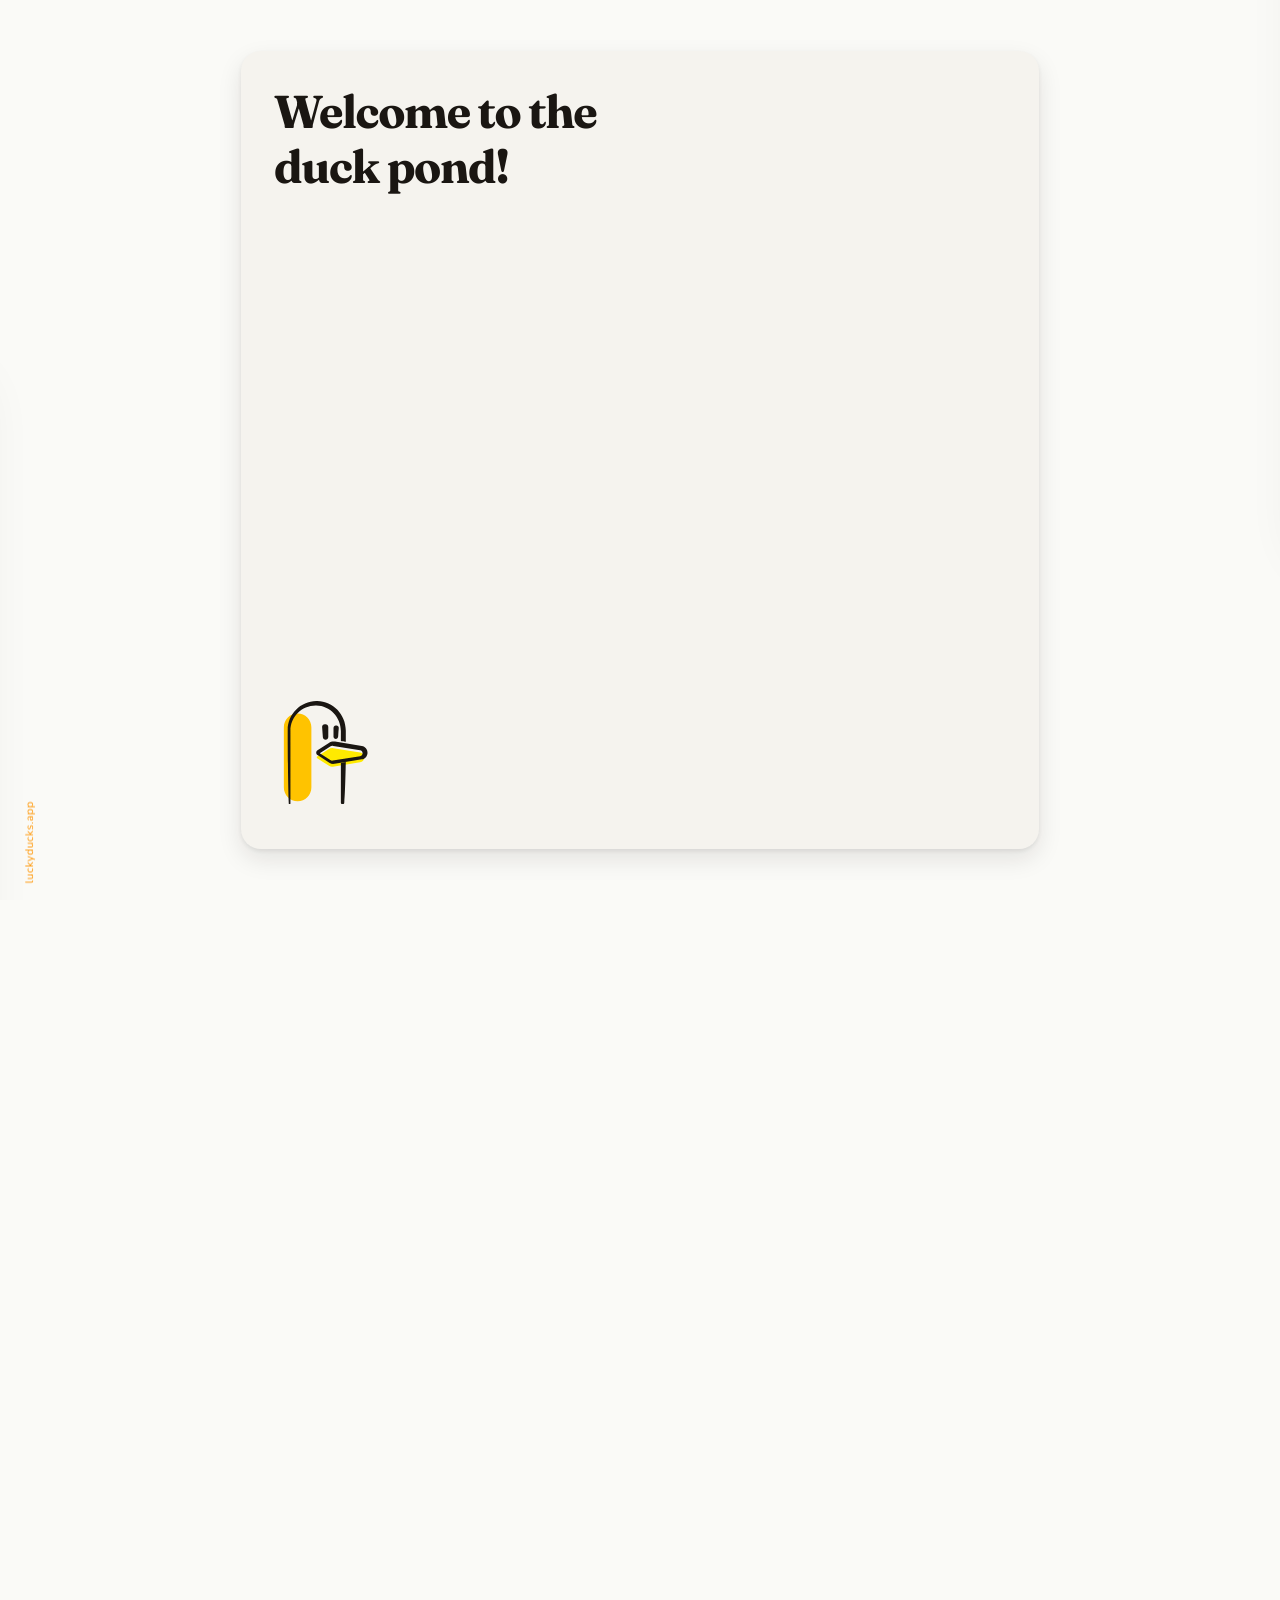
<file: index.html>
<!DOCTYPE html>
<html lang="en">
<head>
<meta charset="UTF-8">
<meta name="viewport" content="width=device-width, initial-scale=1.0">
<title>Lucky Ducks</title>
<link rel="preconnect" href="https://fonts.googleapis.com">
<link rel="preconnect" href="https://fonts.gstatic.com" crossorigin>
<link rel="stylesheet" href="css/style.css">
</head>

<body class="home">

<!-- ─── NAV CONTAINER ────────────────────────────────────── -->
<div class="nav-container" id="navContainer">
  <div class="nav" id="navEl">

    <!-- 8 Colored tile grid -->
    <nav class="nav-wrapper">

      <!-- TILE 1: About -->
      <div class="nav-tile nav-tile-1">
        <a href="#" class="tile about disabled">
          <div class="pmcard__media">
            <div class="pmcard__cluster pmcard__cluster--tl"><div class="pmcard__pocket">
              <span class="pmcard__pill pmcard__pill--title">Coming&nbsp;soon</span>
            </div></div>
            <div class="pmcard__cluster pmcard__cluster--br"><div class="pmcard__pocket">
              <span class="pmcard__pill pmcard__btn pmcard__btn--accent" aria-hidden="true"><svg viewBox="0 0 24 24" fill="none" stroke="currentColor" stroke-width="2" stroke-linecap="round" stroke-linejoin="round"><path d="M14 4h6v6"/><path d="M20 4l-9 9"/><path d="M18 13v5a2 2 0 0 1-2 2H6a2 2 0 0 1-2-2V8a2 2 0 0 1 2-2h5"/></svg></span>
            </div></div>
          </div>
        </a>
      </div>

      <!-- TILE 2: PieMinder (featured app) -->
      <div class="nav-tile nav-tile-2">
        <a href="#" class="tile pieminder">
          <div class="pmcard__media">
            <div class="pmcard__cluster pmcard__cluster--tl"><div class="pmcard__pocket">
              <span class="pmcard__pill pmcard__pill--title">PieMinder&nbsp;Pro</span>
            </div></div>
            <div class="pmcard__cluster pmcard__cluster--br"><div class="pmcard__pocket">
              <span class="pmcard__pill pmcard__btn pmcard__btn--accent" role="button" tabindex="0" aria-label="Open PieMinder Pro in a new tab" data-open="https://luckyducks.app/pieminder/index.html"><svg viewBox="0 0 24 24" fill="none" stroke="currentColor" stroke-width="2" stroke-linecap="round" stroke-linejoin="round" aria-hidden="true"><path d="M14 4h6v6"/><path d="M20 4l-9 9"/><path d="M18 13v5a2 2 0 0 1-2 2H6a2 2 0 0 1-2-2V8a2 2 0 0 1 2-2h5"/></svg></span>
            </div></div>
          </div>
        </a>
      </div>

      <!-- TILE 3: Apps -->
      <div class="nav-tile nav-tile-3">
        <a href="#" class="tile apps disabled">
          <div class="pmcard__media">
            <div class="pmcard__cluster pmcard__cluster--tl"><div class="pmcard__pocket">
              <span class="pmcard__pill pmcard__pill--title">More&nbsp;on&nbsp;the&nbsp;way</span>
            </div></div>
            <div class="pmcard__cluster pmcard__cluster--br"><div class="pmcard__pocket">
              <span class="pmcard__pill pmcard__btn pmcard__btn--accent" aria-hidden="true"><svg viewBox="0 0 24 24" fill="none" stroke="currentColor" stroke-width="2" stroke-linecap="round" stroke-linejoin="round"><path d="M14 4h6v6"/><path d="M20 4l-9 9"/><path d="M18 13v5a2 2 0 0 1-2 2H6a2 2 0 0 1-2-2V8a2 2 0 0 1 2-2h5"/></svg></span>
            </div></div>
          </div>
        </a>
      </div>

      <!-- TILE 4: Blog -->
      <div class="nav-tile nav-tile-4">
        <a href="#" class="tile blog disabled">
          <div class="pmcard__media">
            <div class="pmcard__cluster pmcard__cluster--tl"><div class="pmcard__pocket">
              <span class="pmcard__pill pmcard__pill--title">Awaiting&nbsp;a&nbsp;new&nbsp;project</span>
            </div></div>
            <div class="pmcard__cluster pmcard__cluster--br"><div class="pmcard__pocket">
              <span class="pmcard__pill pmcard__btn pmcard__btn--accent" aria-hidden="true"><svg viewBox="0 0 24 24" fill="none" stroke="currentColor" stroke-width="2" stroke-linecap="round" stroke-linejoin="round"><path d="M14 4h6v6"/><path d="M20 4l-9 9"/><path d="M18 13v5a2 2 0 0 1-2 2H6a2 2 0 0 1-2-2V8a2 2 0 0 1 2-2h5"/></svg></span>
            </div></div>
          </div>
        </a>
      </div>

      <!-- TILE 5: Press -->
      <div class="nav-tile nav-tile-5">
        <a href="#" class="tile press">
          <div class="pmcard__media">
            <div class="pmcard__cluster pmcard__cluster--tl"><div class="pmcard__pocket">
              <span class="pmcard__pill pmcard__pill--title">Portfolio</span>
            </div></div>
            <div class="pmcard__cluster pmcard__cluster--br"><div class="pmcard__pocket">
              <span class="pmcard__pill pmcard__btn pmcard__btn--accent" role="button" tabindex="0" aria-label="Open Portfolio in a new tab" data-open="https://luckyducks.app/pieminder/index.html"><svg viewBox="0 0 24 24" fill="none" stroke="currentColor" stroke-width="2" stroke-linecap="round" stroke-linejoin="round"><path d="M14 4h6v6"/><path d="M20 4l-9 9"/><path d="M18 13v5a2 2 0 0 1-2 2H6a2 2 0 0 1-2-2V8a2 2 0 0 1 2-2h5"/></svg></span>
            </div></div>
          </div>
        </a>
      </div>

      <!-- TILE 6: Privacy -->
      <div class="nav-tile nav-tile-6">
        <a href="#" class="tile privacy disabled">
          <div class="pmcard__media">
            <div class="pmcard__cluster pmcard__cluster--tl"><div class="pmcard__pocket">
              <span class="pmcard__pill pmcard__pill--title">Am&nbsp;I&nbsp;missing&nbsp;something?</span>
            </div></div>
            <div class="pmcard__cluster pmcard__cluster--br"><div class="pmcard__pocket">
              <span class="pmcard__pill pmcard__btn pmcard__btn--accent" aria-hidden="true"><svg viewBox="0 0 24 24" fill="none" stroke="currentColor" stroke-width="2" stroke-linecap="round" stroke-linejoin="round"><path d="M14 4h6v6"/><path d="M20 4l-9 9"/><path d="M18 13v5a2 2 0 0 1-2 2H6a2 2 0 0 1-2-2V8a2 2 0 0 1 2-2h5"/></svg></span>
            </div></div>
          </div>
        </a>
      </div>

      <!-- TILE 7: Updates -->
      <div class="nav-tile nav-tile-7">
        <a href="#" class="tile updates disabled">
          <div class="pmcard__media">
            <div class="pmcard__cluster pmcard__cluster--tl"><div class="pmcard__pocket">
              <span class="pmcard__pill pmcard__pill--title">Stay&nbsp;tuned</span>
            </div></div>
            <div class="pmcard__cluster pmcard__cluster--br"><div class="pmcard__pocket">
              <span class="pmcard__pill pmcard__btn pmcard__btn--accent" aria-hidden="true"><svg viewBox="0 0 24 24" fill="none" stroke="currentColor" stroke-width="2" stroke-linecap="round" stroke-linejoin="round"><path d="M14 4h6v6"/><path d="M20 4l-9 9"/><path d="M18 13v5a2 2 0 0 1-2 2H6a2 2 0 0 1-2-2V8a2 2 0 0 1 2-2h5"/></svg></span>
            </div></div>
          </div>
        </a>
      </div>

      <!-- TILE 8: Contact -->
      <div class="nav-tile nav-tile-8">
        <a href="#" class="tile contact disabled">
          <div class="pmcard__media">
            <div class="pmcard__cluster pmcard__cluster--tl"><div class="pmcard__pocket">
              <span class="pmcard__pill pmcard__pill--title">Watch&nbsp;this&nbsp;space</span>
            </div></div>
            <div class="pmcard__cluster pmcard__cluster--br"><div class="pmcard__pocket">
              <span class="pmcard__pill pmcard__btn pmcard__btn--accent" aria-hidden="true"><svg viewBox="0 0 24 24" fill="none" stroke="currentColor" stroke-width="2" stroke-linecap="round" stroke-linejoin="round"><path d="M14 4h6v6"/><path d="M20 4l-9 9"/><path d="M18 13v5a2 2 0 0 1-2 2H6a2 2 0 0 1-2-2V8a2 2 0 0 1 2-2h5"/></svg></span>
            </div></div>
          </div>
        </a>
      </div>

    </nav><!-- end nav-wrapper -->

    <!-- Gridlines overlay (duplicate tile positions with just lines) -->
    <nav class="nav-wrapper nav-wrapper-gridlines">
      <!-- Menu gridline -->
      <div class="menu">
        <div class="tile-menu-tile nav-button nav-button-gridline" id="navButtonGridline">
          <div class="tile-line nav-l"></div>
          <div class="tile-line nav-r"></div>
          <div class="tile-line nav-t"></div>
          <div class="tile-line nav-b"></div>
        </div>
      </div>

      <!-- Tile gridlines -->
      <div class="nav-tile nav-tile-1 nav-tile-gridlines">
        <div class="tile-line-wrapper">
          <div class="tile-line nav-l"></div><div class="tile-line nav-r"></div>
          <div class="tile-line nav-t"></div><div class="tile-line nav-b"></div>
        </div>
      </div>
      <div class="nav-tile nav-tile-2 nav-tile-gridlines">
        <div class="tile-line-wrapper">
          <div class="tile-line nav-l"></div><div class="tile-line nav-r"></div>
          <div class="tile-line nav-t"></div><div class="tile-line nav-b"></div>
        </div>
      </div>
      <div class="nav-tile nav-tile-3 nav-tile-gridlines">
        <div class="tile-line-wrapper">
          <div class="tile-line nav-l"></div><div class="tile-line nav-r"></div>
          <div class="tile-line nav-t"></div><div class="tile-line nav-b"></div>
        </div>
      </div>
      <div class="nav-tile nav-tile-4 nav-tile-gridlines">
        <div class="tile-line-wrapper">
          <div class="tile-line nav-l"></div><div class="tile-line nav-r"></div>
          <div class="tile-line nav-t"></div><div class="tile-line nav-b"></div>
        </div>
      </div>
      <div class="nav-tile nav-tile-5 nav-tile-gridlines">
        <div class="tile-line-wrapper">
          <div class="tile-line nav-l"></div><div class="tile-line nav-r"></div>
          <div class="tile-line nav-t"></div><div class="tile-line nav-b"></div>
        </div>
      </div>
      <div class="nav-tile nav-tile-6 nav-tile-gridlines">
        <div class="tile-line-wrapper">
          <div class="tile-line nav-l"></div><div class="tile-line nav-r"></div>
          <div class="tile-line nav-t"></div><div class="tile-line nav-b"></div>
        </div>
      </div>
      <div class="nav-tile nav-tile-7 nav-tile-gridlines">
        <div class="tile-line-wrapper">
          <div class="tile-line nav-l"></div><div class="tile-line nav-r"></div>
          <div class="tile-line nav-t"></div><div class="tile-line nav-b"></div>
        </div>
      </div>
      <div class="nav-tile nav-tile-8 nav-tile-gridlines">
        <div class="tile-line-wrapper">
          <div class="tile-line nav-l"></div><div class="tile-line nav-r"></div>
          <div class="tile-line nav-t"></div><div class="tile-line nav-b"></div>
        </div>
      </div>
    </nav><!-- end nav-wrapper-gridlines -->

    <!-- Center menu button -->
    <div class="menu">
      <div id="nav-button" class="tile-menu-tile nav-button">
        <div class="nav-button-highlight"></div>

        <!-- Card outline: a single line that traces the card's edge on load, then fades as the bg fills.
             The path `d` is built in JS from the button's measured size + border-radius (pixel-space). -->
        <svg class="card-outline" aria-hidden="true">
          <path d="M0,0"/>
        </svg>

        <!-- Scroll chevrons -->
        <div class="scroll-chevrons" id="scrollChevrons">
          <div class="scroll-chevrons-container" id="scrollChevronsContainer">
            <svg class="scroll-chevron chevron-1" viewBox="0 0 52 16" fill="none" width="52">
              <path d="M4 4L26 12L48 4" stroke="currentColor" stroke-width="1.5" stroke-linecap="round"/>
            </svg>
            <svg class="scroll-chevron chevron-2" viewBox="0 0 52 16" fill="none" width="52">
              <path d="M4 4L26 12L48 4" stroke="currentColor" stroke-width="1.5" stroke-linecap="round"/>
            </svg>
          </div>
        </div>

        <!-- Button content (text + logo) -->
        <div class="nav-button-content">
          <div class="nav-button-title-container">
            <h1 class="nav-button-title nav-button-title-1">Welcome to the<br>duck pond!</h1>
            <h3 class="nav-button-title nav-button-title-2">A small collection of tools, utilities, and experiments — just a way to keep my ducks in a row.</h3>
          </div>
        </div>

        <!-- Lucky Ducks logo -->
        <div class="home-logo-container w-embed">
          <svg class="home-logo" viewBox="0 0 152.81 188.81">
            <path class="logo-amber" d="M25.14,22.63C11.28,22.63,0,33.91,0,47.78v110.21c0,13.86,11.28,25.14,25.14,25.14s25.14-11.28,25.14-25.14V47.78c0-13.86-11.28-25.14-25.14-25.14Z"/>
            <path class="logo-yellow" d="M139.34,111.75l-49.89,8.16c-2.45.4-4.95-.13-7.03-1.48l-21.54-13.99c-1.05-.68-1.05-2.21,0-2.89l20.74-13.47c2.59-1.69,5.72-2.34,8.78-1.84l48.95,8.01c4.29.7,7.44,4.41,7.44,8.76h0c0,4.35-3.15,8.05-7.44,8.76Z"/>
            <path class="logo-ink" d="M90.37,114.95c-2.58,0-5.12-.75-7.32-2.17l-21.54-13.99c-1.49-.97-2.38-2.61-2.38-4.38,0-1.78.89-3.41,2.38-4.38l20.74-13.47c3.33-2.16,7.33-3,11.25-2.36l48.95,8.01c6.01.98,10.38,6.12,10.38,12.21s-4.36,11.23-10.38,12.21l-49.89,8.16c-.73.12-1.46.18-2.18.18ZM65.6,95.4l19.25,12.5c1.35.88,2.97,1.22,4.56.96l49.89-8.16c2.61-.43,4.5-2.66,4.5-5.3s-1.89-4.87-4.5-5.3l-48.95-8.01c-2.2-.36-4.44.11-6.3,1.32l-18.45,11.98Z"/>
            <path class="logo-ink" d="M76.21,70.79h0c-2.6,0-4.76-2-4.95-4.59l-1.37-18.53c-.21-2.88,2.06-5.33,4.95-5.33h1.37c2.74,0,4.96,2.22,4.96,4.96v18.53c0,2.74-2.22,4.96-4.96,4.96Z"/>
            <path class="logo-ink" d="M94.89,69.22h0c2.21,0,4.05-1.71,4.22-3.92l1.17-15.79c.18-2.45-1.76-4.54-4.22-4.54h-1.17c-2.33,0-4.23,1.89-4.23,4.23v15.79c0,2.33,1.89,4.23,4.23,4.23Z"/>
            <path class="logo-ink" d="M104.16,54.84v18.09s9,1.47,9,1.47v-20.53c0-29.12-23.13-53.42-52.25-53.87C31.28-.45,7.02,23.53,7.02,53.07c0,0,.18,87.76,1.94,134.28.03.82.71,1.46,1.53,1.46h0c.84,0,1.53-.68,1.53-1.53V54.07c0-25.7,21.15-46.55,46.96-46.06s45.18,21.61,45.18,46.83Z"/>
            <path class="logo-ink" d="M104.16,112.87v72.81c0,1.72,1.4,3.12,3.12,3.12h0c1.63,0,2.99-1.25,3.11-2.87,2.2-28.02,2.76-74.54,2.76-74.54l-9,1.47Z"/>
          </svg>
        </div>

      </div>
    </div><!-- end .menu -->

  </div><!-- end .nav -->

  <!-- ─── OUTRO PAGE ──────────────────────────────────────── -->
  <div class="outro-page" id="outroPage" aria-hidden="true"></div>

</div><!-- end .nav-container -->

<!-- Partner info vertical label -->
<a href="#" class="partner-info-button" id="partnerInfoButton">
  luckyducks.app
</a>

<!-- ─── LIGHTBOX (enlarged project card; morphs up from the tile) ───── -->
<div class="lightbox" id="lightbox" aria-hidden="true">
  <div class="lightbox__backdrop" data-close></div>
  <div class="lightbox__card" id="lightboxCard" role="dialog" aria-modal="true" aria-label="Project preview"></div>
</div>

<script src="js/main.js"></script>

</body>
</html>
</file>
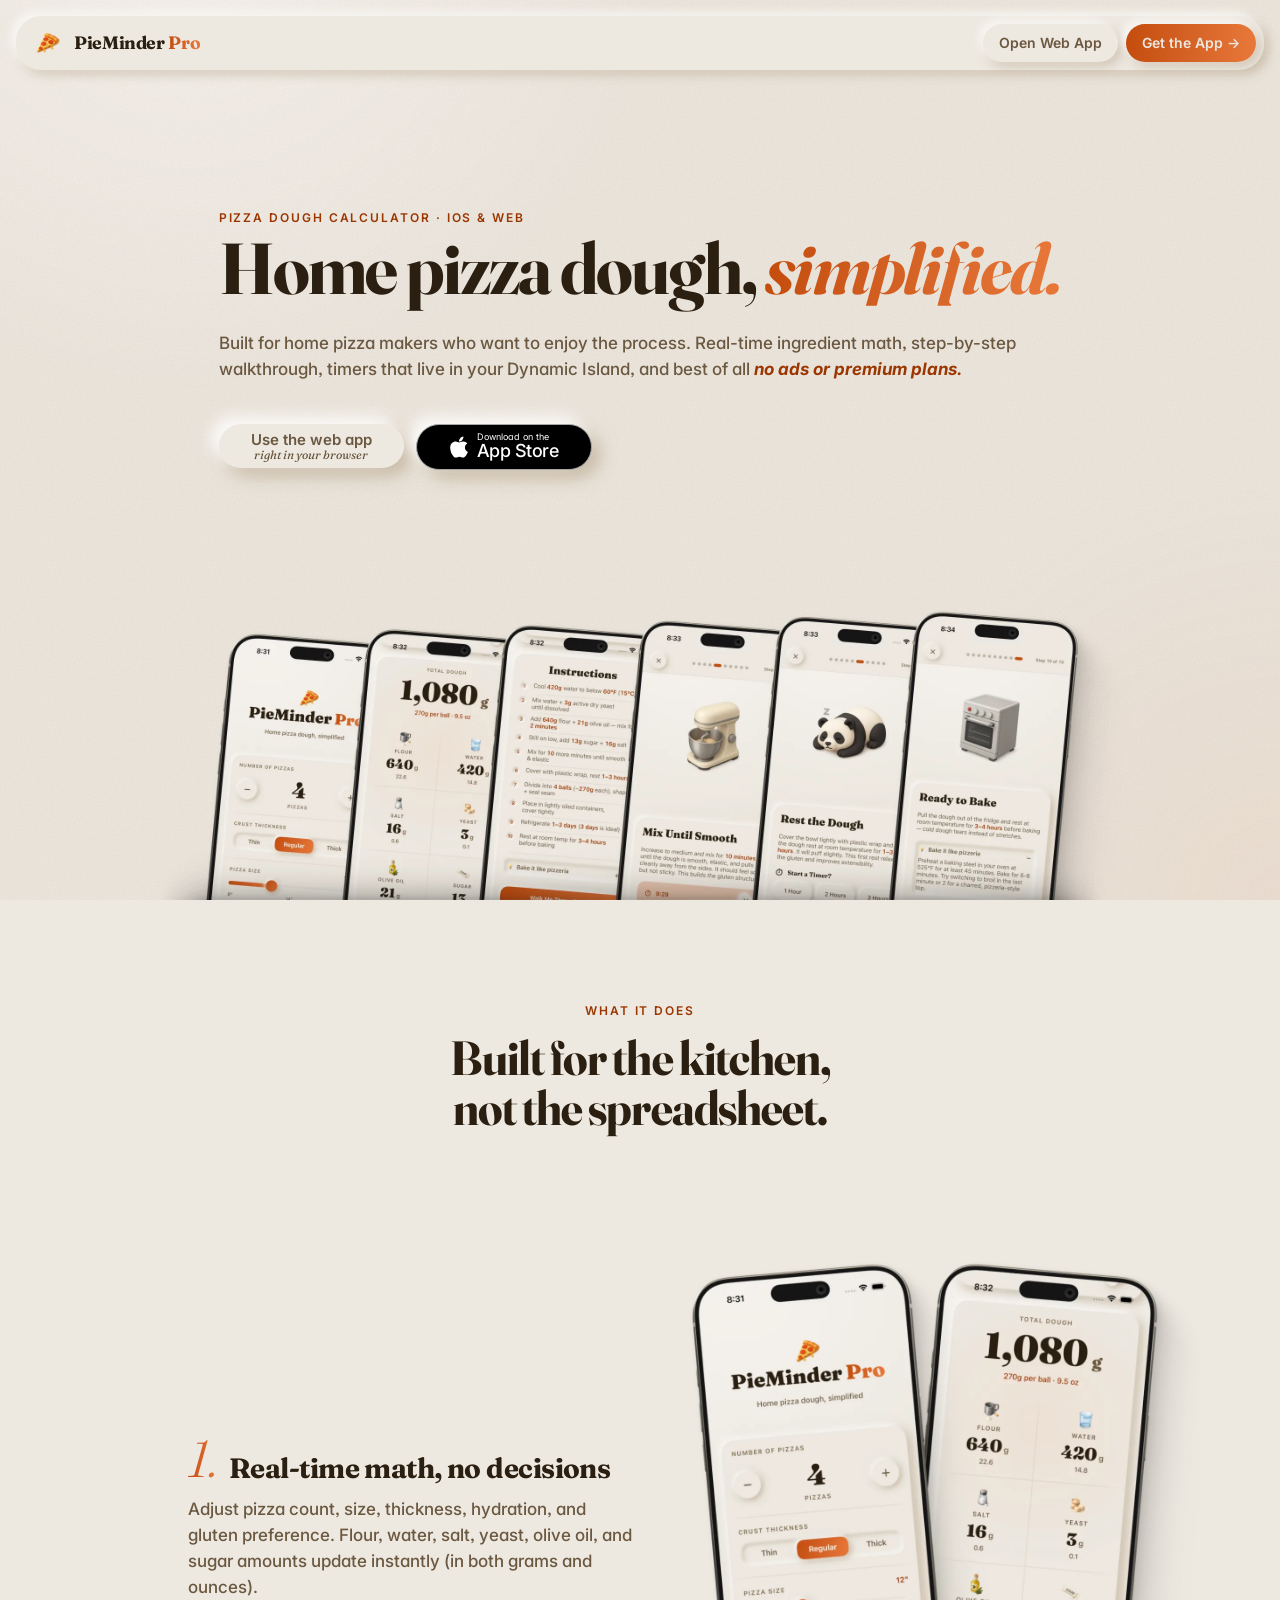
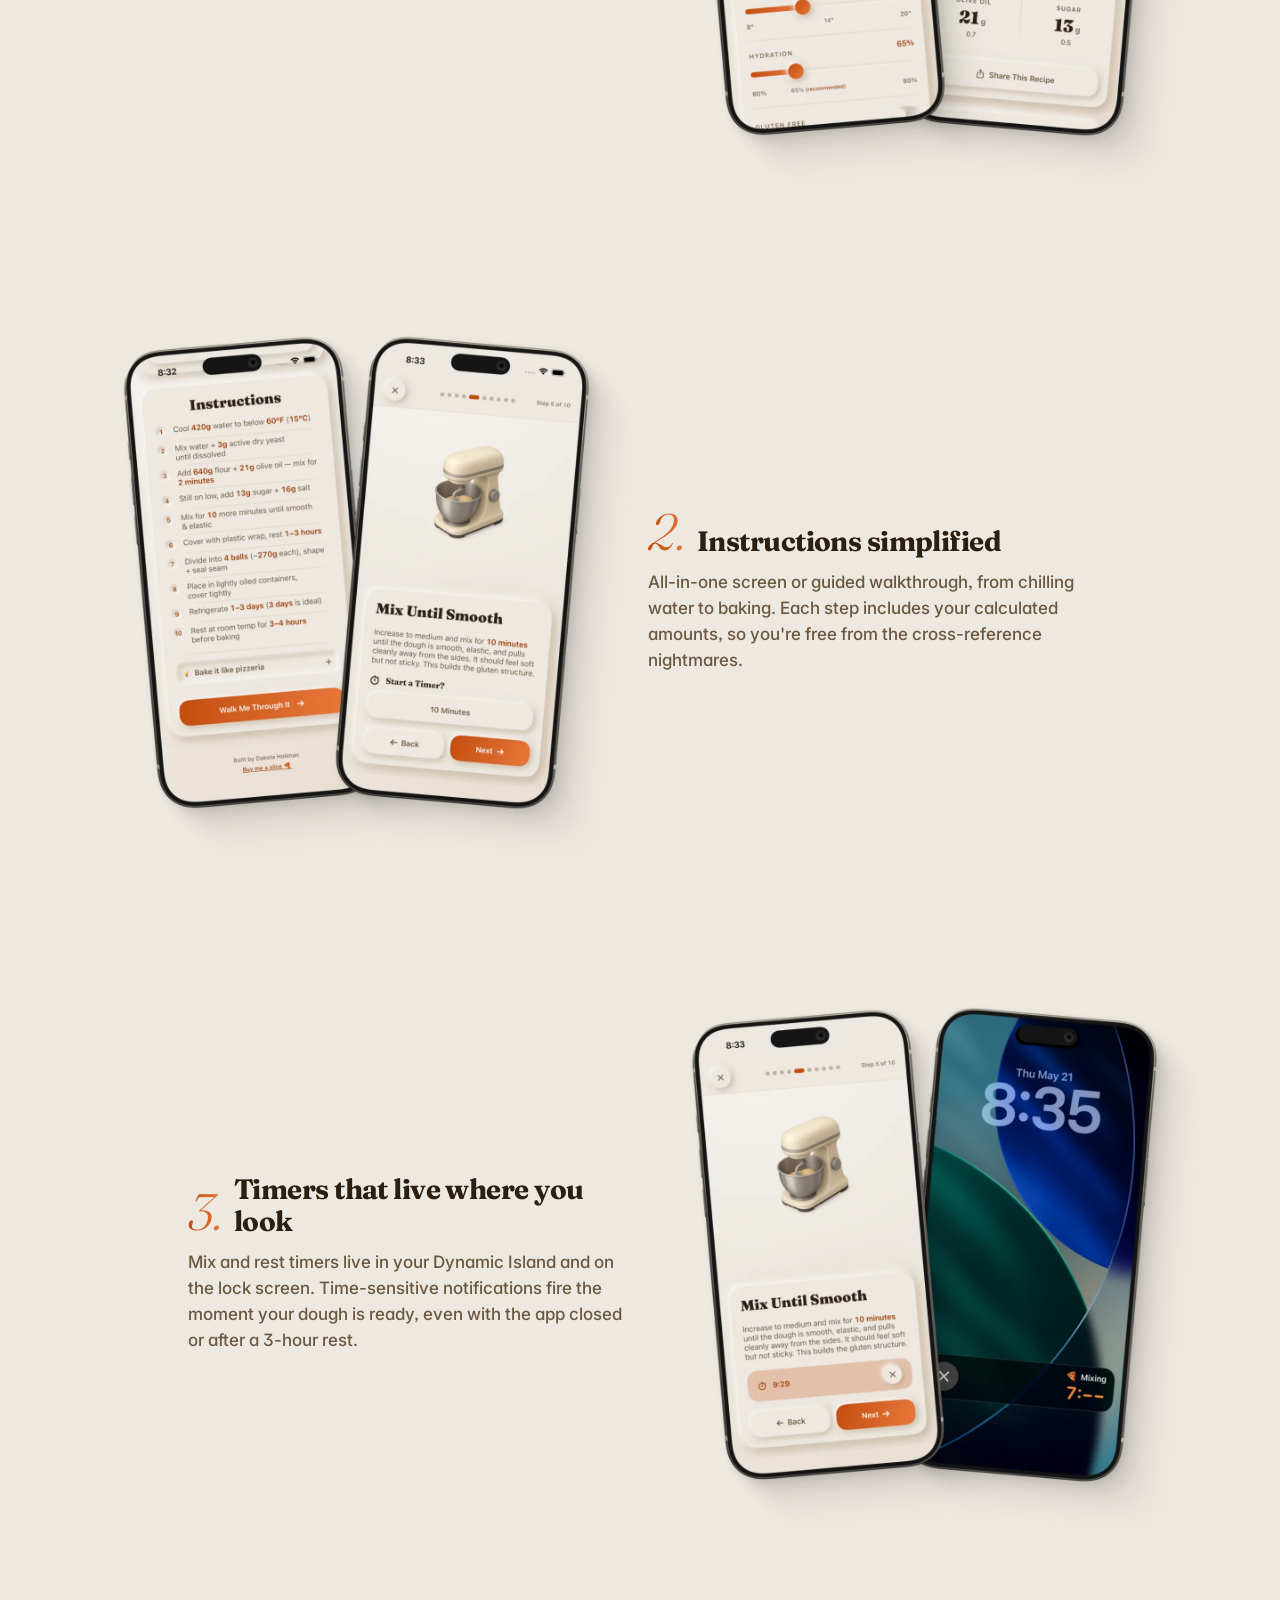
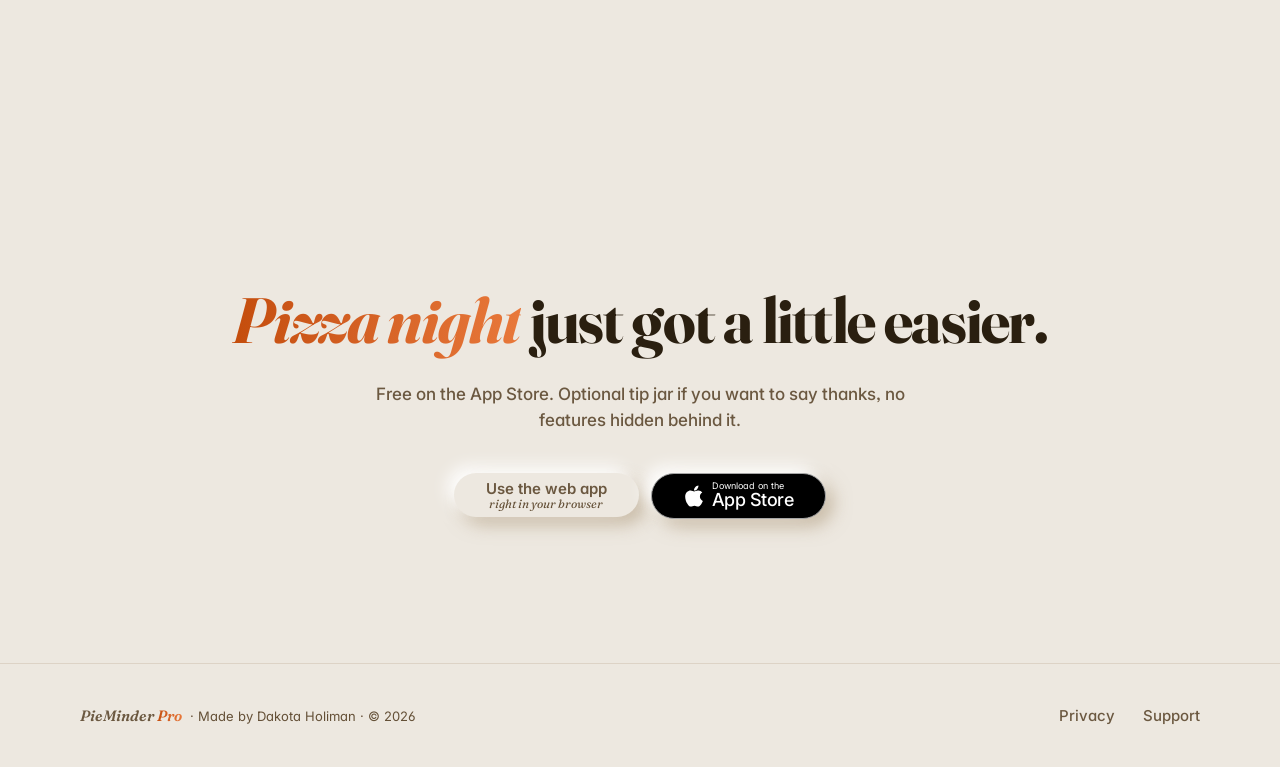
<file: pieminder/index.html>
<!DOCTYPE html>
<html lang="en">
<head>
  <meta charset="UTF-8" />
  <meta name="viewport" content="width=device-width, initial-scale=1.0" />
  <meta name="description" content="PieMinder — the pizza dough calculator for home bakers. Real-time ingredient amounts, a guided walkthrough, and Dynamic Island proofing timers." />
  <meta name="theme-color" content="#EDE8E0" />

  <!-- Apple Smart App Banner — shows "Open" if the app is installed, "Get"
       (linking to the App Store) if not. Appears on iOS Safari only. -->
  <meta name="apple-itunes-app" content="app-id=6777173101" />

  <meta property="og:type"        content="website" />
  <meta property="og:url"         content="https://luckyducks.app/pieminder/" />
  <meta property="og:title"       content="PieMinder Pro — Pizza Dough Calculator, Simplified" />
  <meta property="og:description" content="Real-time pizza dough math. A guided walkthrough. Built-in proofing timers in the Dynamic Island. No ads or premium plans." />
  <meta property="og:image"       content="https://luckyducks.app/pieminder/assets/og-image.png" />
  <meta property="og:image:width"  content="1200" />
  <meta property="og:image:height" content="630" />
  <meta name="twitter:card"       content="summary_large_image" />
  <meta name="twitter:title"      content="PieMinder Pro — Pizza Dough Calculator, Simplified" />
  <meta name="twitter:description" content="Real-time pizza dough math. A guided walkthrough. Built-in proofing timers in the Dynamic Island." />
  <meta name="twitter:image"      content="https://luckyducks.app/pieminder/assets/og-image.png" />

  <title>PieMinder Pro — Pizza Dough Calculator, Simplified</title>

  <link rel="canonical" href="https://luckyducks.app/pieminder/" />

  <link rel="icon" type="image/png" sizes="32x32" href="assets/favicon.png" />
  <link rel="icon" type="image/png" sizes="16x16" href="assets/favicon-16.png" />
  <link rel="apple-touch-icon" href="assets/apple-touch-icon.png" />

  <link rel="preconnect" href="https://fonts.googleapis.com" />
  <link rel="preconnect" href="https://fonts.gstatic.com" crossorigin />
  <link href="https://fonts.googleapis.com/css2?family=Fraunces:ital,opsz,wght,SOFT,WONK@0,9..144,300..800,0..100,0..1;1,9..144,300..800,0..100,0..1&family=Inter:wght@400;500;600;700;800&display=swap" rel="stylesheet" />
  <link rel="stylesheet" href="styles.css" />

  <link rel="preload" as="image" href="assets/hero-strip.webp" type="image/webp" fetchpriority="high" />

  <script type="application/ld+json">
  {
    "@context": "https://schema.org",
    "@type": "SoftwareApplication",
    "@id": "https://luckyducks.app/pieminder/#app",
    "name": "PieMinder Pro",
    "url": "https://luckyducks.app/pieminder/",
    "description": "PieMinder is a pizza dough calculator for home bakers. Real-time ingredient amounts, a guided step-by-step walkthrough, and Dynamic Island proofing timers.",
    "applicationCategory": "UtilitiesApplication",
    "operatingSystem": "iOS",
    "image": "https://luckyducks.app/pieminder/assets/og-image.png",
    "offers": { "@type": "Offer", "price": "0", "priceCurrency": "USD" },
    "downloadUrl": "https://apps.apple.com/app/id6777173101",
    "installUrl": "https://apps.apple.com/app/id6777173101",
    "author": { "@type": "Person", "@id": "https://luckyducks.app/#dakota-holiman", "name": "Dakota Holiman" },
    "creator": { "@id": "https://luckyducks.app/#dakota-holiman" }
  }
  </script>
</head>
<body>
  <a href="#main" class="skip-link">Skip to main content</a>

  <!-- ── Floating pill nav ── -->
  <nav class="floating-nav" id="nav" aria-label="Site navigation">
    <a class="nav-brand" href="index.html">
      <span class="nav-logo" aria-hidden="true"><img src="assets/pizza-64.png" alt="" width="32" height="32" /></span>
      <span class="nav-brand-name">PieMinder <span class="brand-accent">Pro</span></span>
    </a>
    <div class="nav-actions">
      <a class="nav-btn-web" href="app/index.html">Open Web App</a>
      <a class="nav-btn-app" href="https://apps.apple.com/app/id6777173101" aria-label="Get PieMinder on the App Store">Get the App →</a>
    </div>
  </nav>

  <main id="main">

    <!-- ╔══════════════════════════════════════════════════════════╗
         ║  HERO                                                     ║
         ╚══════════════════════════════════════════════════════════╝ -->
    <section class="hero">
      <div class="wrap">
        <div class="hero-text">
          <span class="eyebrow rise d1">Pizza Dough Calculator · iOS &amp; Web</span>
          <h1 class="display hero-display rise d2">
            Home pizza dough, <em class="hero-em-reveal">simplified.</em>
          </h1>
          <p class="hero-lead rise d3">
            Built for home pizza makers who want to enjoy the process. Real-time ingredient math,
            step-by-step walkthrough, timers that live in your Dynamic Island, and best of all
            <strong class="hero-lead-accent">no ads or premium plans.</strong>
          </p>
          <div class="cta-row rise d4">
            <a class="btn-web" href="app/index.html">
              <span class="btn-web-label">Use the web app</span>
              <span class="btn-web-sub">right in your browser</span>
            </a>
            <a class="btn-appstore" href="https://apps.apple.com/app/id6777173101" aria-label="Download PieMinder on the App Store">
              <svg class="btn-appstore-icon" viewBox="0 0 384 512" aria-hidden="true" focusable="false" fill="currentColor">
                <path d="M318.7 268.7c-.2-36.7 16.4-64.4 50-84.8-18.8-26.9-47.2-41.7-84.7-44.6-35.5-2.8-74.3 20.7-88.5 20.7-15 0-49.4-19.7-76.4-19.7C63.3 141.2 4 184.8 4 273.5q0 39.3 14.4 81.2c12.8 36.7 59 126.7 107.2 125.2 25.2-.6 43-17.9 75.8-17.9 31.8 0 48.3 17.9 76.4 17.9 48.6-.7 90.4-82.5 102.6-119.3-65.2-30.7-61.7-90-61.7-91.9zm-56.6-164.2c27.3-32.4 24.8-61.9 24-72.5-24.1 1.4-52 16.4-67.9 34.9-17.5 19.8-27.8 44.3-25.6 71.9 26.1 2 49.9-11.4 69.5-34.3z"/>
              </svg>
              <span class="btn-appstore-text">
                <span class="small">Download on the</span>
                <span class="large">App Store</span>
              </span>
            </a>
          </div>
        </div>
      </div>

      <div class="hero-strip">
        <picture>
          <source srcset="assets/hero-strip.webp" type="image/webp" />
          <img src="assets/hero-strip.png" alt="PieMinder app screens" width="2560" height="744" fetchpriority="high" decoding="async" />
        </picture>
      </div>
    </section>

    <!-- ╔══════════════════════════════════════════════════════════╗
         ║  FEATURES                                                 ║
         ╚══════════════════════════════════════════════════════════╝ -->
    <section class="features" id="features">
      <div class="wrap">

        <header class="features-intro">
          <span class="eyebrow">What it does</span>
          <h2 class="display features-h2">Built for the kitchen,<br>not the spreadsheet.</h2>
        </header>

        <!-- ── 01: text left, phones right. phone-left is in FRONT (second in DOM) ── -->
        <article class="feature">
          <div class="feature-text">
            <div class="feature-heading">
              <span class="feature-number">1.</span>
              <h3>Real-time math, no decisions</h3>
            </div>
            <p>Adjust pizza count, size, thickness, hydration, and gluten preference. Flour, water, salt, yeast, olive oil, and sugar amounts update instantly (in both grams and ounces).</p>
          </div>
          <div class="feature-phones">
            <picture>
              <source srcset="assets/feature-01.webp" type="image/webp" />
              <img class="feature-img" src="assets/feature-01.png" alt="PieMinder calculator and ingredient screens" width="1240" height="1296" loading="lazy" decoding="async" />
            </picture>
          </div>
        </article>

        <!-- ── 02: text first in DOM (mobile top), phones below. On desktop: phones left, text right.
              phone-right is in FRONT (second in DOM inside phone-pair) ── -->
        <article class="feature feature-reverse">
          <div class="feature-text">
            <div class="feature-heading">
              <span class="feature-number">2.</span>
              <h3>Instructions simplified</h3>
            </div>
            <p>All-in-one screen or guided walkthrough, from chilling water to baking. Each step includes your calculated amounts, so you're free from the cross-reference nightmares.</p>
          </div>
          <div class="feature-phones">
            <picture>
              <source srcset="assets/feature-02.webp" type="image/webp" />
              <img class="feature-img" src="assets/feature-02.png" alt="PieMinder instructions and walkthrough screens" width="1240" height="1296" loading="lazy" decoding="async" />
            </picture>
          </div>
        </article>

        <!-- ── 03: text left, phones right. phone-left is in FRONT (second in DOM) ── -->
        <article class="feature">
          <div class="feature-text">
            <div class="feature-heading">
              <span class="feature-number">3.</span>
              <h3>Timers that live where you look</h3>
            </div>
            <p>Mix and rest timers live in your Dynamic Island and on the lock screen. Time-sensitive notifications fire the moment your dough is ready, even with the app closed or after a 3-hour rest.</p>
          </div>
          <div class="feature-phones">
            <picture>
              <source srcset="assets/feature-03.webp" type="image/webp" />
              <img class="feature-img" src="assets/feature-03.png" alt="PieMinder timer and Dynamic Island screens" width="1240" height="1296" loading="lazy" decoding="async" />
            </picture>
          </div>
        </article>

      </div>
    </section>

    <!-- ╔══════════════════════════════════════════════════════════╗
         ║  ABOUT + PRIVACY                                          ║
         ╚══════════════════════════════════════════════════════════╝ 
    <section class="about-band" id="about" aria-label="About PieMinder">
      <div class="wrap about-grid">
        <div class="about-story">
          <span class="eyebrow">Why I built it</span>
          <h2 class="display about-h2">A calculator I actually wanted to use.</h2>
          <p>I'm Dakota, a home cook who got tired of scaling pizza dough by hand and re-doing baker's percentages every time I wanted a different number of pizzas. I built PieMinder so the math just happens — set your pizzas, size, and thickness, and every ingredient updates instantly. It started as a tool for my own kitchen, so there was never a reason to add ads, tracking, or a paywall. It's free because I wanted friends and family to use it too. If it makes your pizza night a little easier, that's the whole point.</p>
          <p class="about-signoff">— Dakota Holiman</p>
        </div>
        <aside class="privacy-card" aria-label="Privacy">
          <h3>Private by design</h3>
          <p>No ads. No tracking. No analytics. No data collection. Your recipes and settings stay on your device — nothing is ever sent to a server.</p>
          <a class="privacy-card-link" href="privacy.html">Read the privacy policy →</a>
        </aside>
      </div>
    </section>-->

    <!-- ╔══════════════════════════════════════════════════════════╗
         ║  CLOSING CTA                                              ║
         ╚══════════════════════════════════════════════════════════╝ -->
    <section class="closing-cta">
      <div class="wrap">
        <h2 class="display closing-h2"><em>Pizza night</em> just got a little easier.</h2>
        <p class="closing-lead">
          Free on the App Store. Optional tip jar if you want to say thanks,
          no features hidden behind it.
        </p>
        <div class="cta-row closing-cta-row">
          <a class="btn-web" href="app/index.html">
            <span class="btn-web-label">Use the web app</span>
            <span class="btn-web-sub">right in your browser</span>
          </a>
          <a class="btn-appstore" href="https://apps.apple.com/app/id6777173101" aria-label="Download PieMinder on the App Store">
            <svg class="btn-appstore-icon" viewBox="0 0 384 512" aria-hidden="true" focusable="false" fill="currentColor">
              <path d="M318.7 268.7c-.2-36.7 16.4-64.4 50-84.8-18.8-26.9-47.2-41.7-84.7-44.6-35.5-2.8-74.3 20.7-88.5 20.7-15 0-49.4-19.7-76.4-19.7C63.3 141.2 4 184.8 4 273.5q0 39.3 14.4 81.2c12.8 36.7 59 126.7 107.2 125.2 25.2-.6 43-17.9 75.8-17.9 31.8 0 48.3 17.9 76.4 17.9 48.6-.7 90.4-82.5 102.6-119.3-65.2-30.7-61.7-90-61.7-91.9zm-56.6-164.2c27.3-32.4 24.8-61.9 24-72.5-24.1 1.4-52 16.4-67.9 34.9-17.5 19.8-27.8 44.3-25.6 71.9 26.1 2 49.9-11.4 69.5-34.3z"/>
            </svg>
            <span class="btn-appstore-text">
              <span class="small">Download on the</span>
              <span class="large">App Store</span>
            </span>
          </a>
        </div>
      </div>
    </section>

  </main>

  <!-- ── Footer ── -->
  <footer class="footer">
    <div class="wrap footer-inner">
      <span class="footer-brand">
        <span class="footer-brand-mark">PieMinder <span class="brand-accent">Pro</span></span>
        <span>· Made by Dakota Holiman · © 2026</span>
      </span>
      <span class="footer-links">
        <a href="privacy.html">Privacy</a>
        <a href="support.html">Support</a>
      </span>
    </div>
  </footer>

  <script>
    (function () {
      var features = document.querySelectorAll('.feature');
      if (!window.IntersectionObserver) {
        features.forEach(function (el) { el.classList.add('is-visible'); });
        return;
      }
      var observer = new IntersectionObserver(function (entries) {
        entries.forEach(function (entry) {
          if (entry.isIntersecting) {
            entry.target.classList.add('is-visible');
            observer.unobserve(entry.target);
          }
        });
      }, { threshold: 0.12 });
      features.forEach(function (el) { observer.observe(el); });
    })();
  </script>
</body>
</html>
</file>
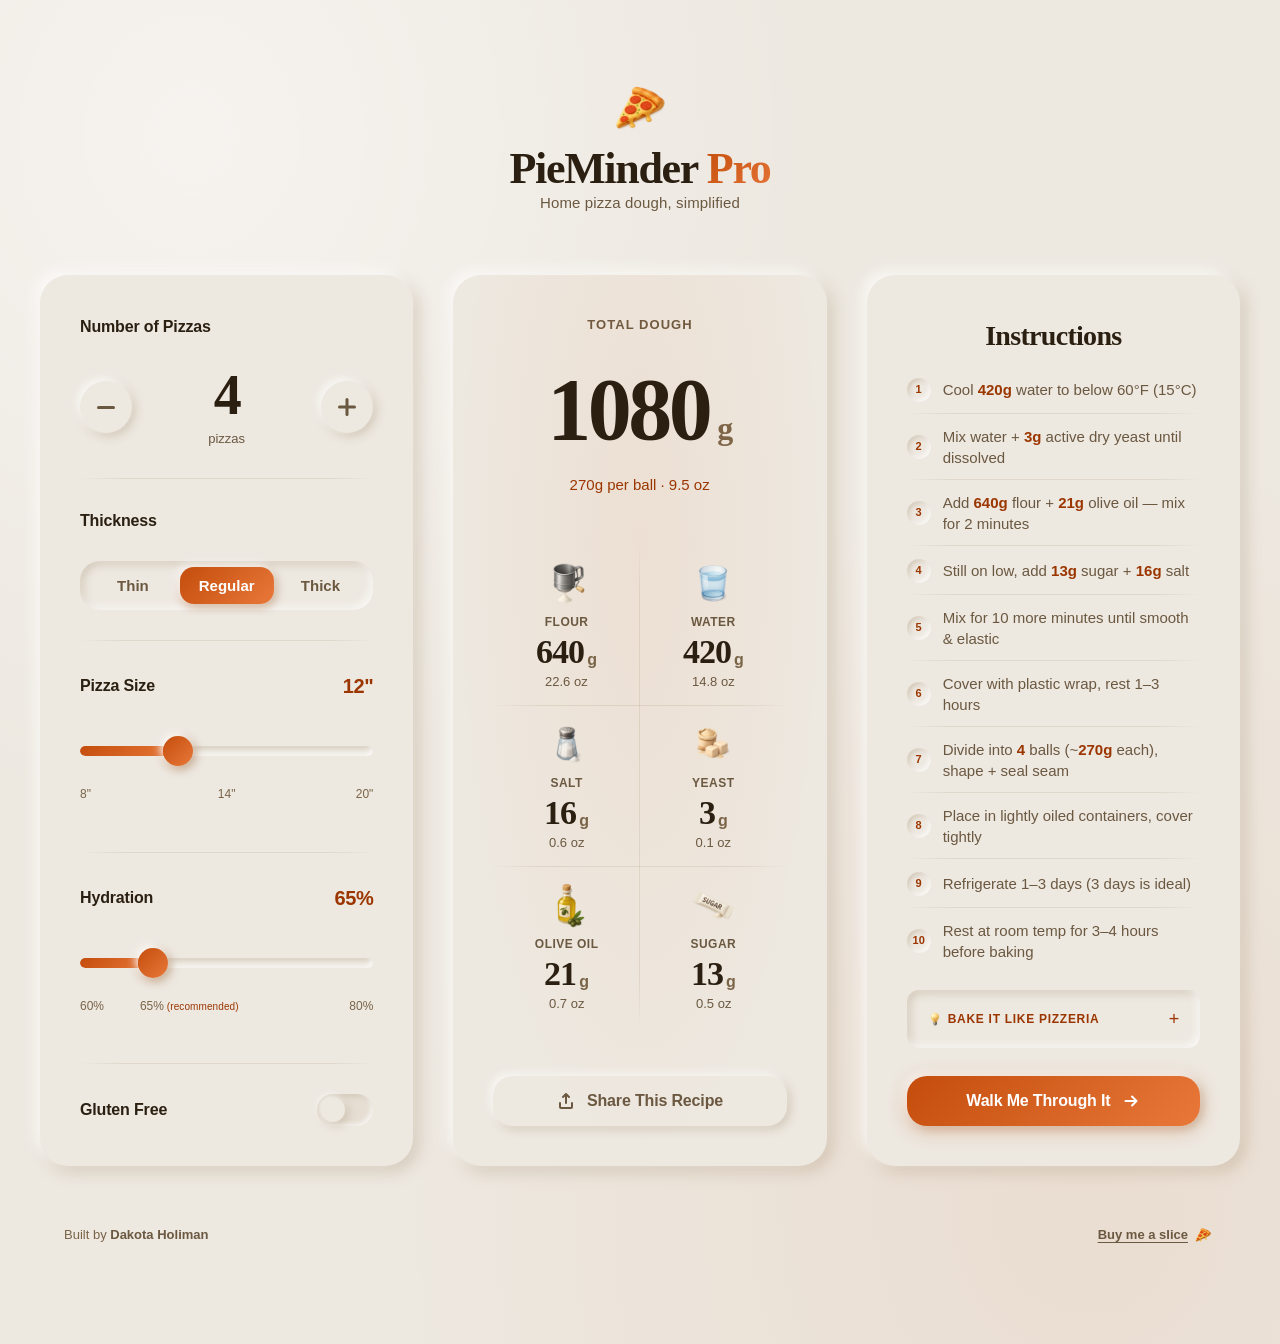
<file: pieminder/App/index.html>
<!DOCTYPE html>
<html lang="en">
<head>
  <meta charset="UTF-8" />
  <meta name="viewport" content="width=device-width, initial-scale=1.0" />
  <meta name="description" content="Making homemade pizza dough easy and repeatable. Enter your pizza size, quantity, and thickness to get exact ingredient amounts." />
  <meta name="theme-color" content="#EDE8E0" />
  <!-- Security -->
  <meta http-equiv="Content-Security-Policy" content="default-src 'none'; script-src 'self'; style-src 'self' 'unsafe-inline' https://fonts.googleapis.com; font-src 'self' https://fonts.gstatic.com; img-src 'self'; connect-src 'self'; object-src 'none'; base-uri 'self'; form-action 'none';">
  <meta name="referrer" content="strict-origin-when-cross-origin">
  <!-- Open Graph -->
  <meta property="og:type"        content="website" />
  <meta property="og:title"       content="PieMinder Pro — Pizza Dough Calculator" />
  <meta property="og:description" content="Making homemade pizza dough easy and repeatable. Enter your pizza size, quantity, and thickness to get exact ingredient amounts." />
  <meta property="og:image"       content="https://dakotaholiman.com/pieminder/assets/web/og-image.png" />
  <meta property="og:url"         content="https://dakotaholiman.com/pieminder/" />
  <title>PieMinder — Pizza Dough Calculator</title>
  <link rel="icon" type="image/png" sizes="32x32" href="assets/web/favicon.png" />
  <link rel="icon" type="image/png" sizes="16x16" href="assets/web/favicon-16.png" />
  <link rel="apple-touch-icon"    href="assets/web/apple-touch-icon.png" />
  <link rel="preconnect" href="https://fonts.googleapis.com" />
  <link rel="preconnect" href="https://fonts.gstatic.com" crossorigin />
  <!-- Fraunces (display serif, variable axes) + Inter (body) — matches the iOS app + marketing site. -->
  <link href="https://fonts.googleapis.com/css2?family=Fraunces:ital,opsz,wght,SOFT,WONK@0,9..144,300..800,0..100,0..1;1,9..144,300..800,0..100,0..1&family=Inter:wght@400;500;600;700;800&display=swap" rel="stylesheet" />
  <link rel="stylesheet" href="styles.css?v=59" />
</head>
<body>
  <a href="#main-content" class="skip-link">Skip to main content</a>

  <div class="app" id="app">

    <!-- ── Header ── -->
    <header class="header" role="banner">
      <a href="../Landing/index.html" aria-label="home"  style="text-decoration: none;">
        <div class="header-logo" aria-hidden="true"><img src="assets/icons/Pizza.png" alt="" width="56" height="56"></div>
        <h1 class="header-title" style="width: 900px;">&#160;PieMinder <span class="header-title-accent" style="text-decoration: none;">Pro&#160;</span></h1>
        <p class="header-tagline">Home pizza dough, simplified</p>
      </a>
    </header>

    <main id="main-content">

      <!-- ── Controls Card ── -->
      <section class="card controls-card" aria-label="Pizza settings">

        <!-- Number of Pizzas -->
        <div class="control-section" aria-labelledby="qty-label">
          <h2 class="card-title" id="qty-label">Number of Pizzas</h2>
          <div class="stepper" role="group" aria-labelledby="qty-label">
            <button
              class="stepper-btn"
              id="qty-dec"
              aria-label="Decrease number of pizzas"
              aria-controls="qty-display"
            >
              <svg width="18" height="3" viewBox="0 0 18 3" aria-hidden="true" focusable="false">
                <rect x="0" y="0" width="18" height="3" rx="1.5" fill="currentColor"/>
              </svg>
            </button>
            <div class="stepper-display" aria-live="polite" aria-atomic="true">
              <span class="stepper-value" id="qty-display">4</span>
              <span class="stepper-unit">pizzas</span>
            </div>
            <button
              class="stepper-btn"
              id="qty-inc"
              aria-label="Increase number of pizzas"
              aria-controls="qty-display"
            >
              <svg width="18" height="18" viewBox="0 0 18 18" aria-hidden="true" focusable="false">
                <rect x="0" y="7.5" width="18" height="3" rx="1.5" fill="currentColor"/>
                <rect x="7.5" y="0" width="3" height="18" rx="1.5" fill="currentColor"/>
              </svg>
            </button>
          </div>
        </div>

        <div class="control-divider" aria-hidden="true"></div>

        <!-- Thickness -->
        <div class="control-section" aria-labelledby="thick-label">
          <h2 class="card-title" id="thick-label">Thickness</h2>
          <div
            class="segmented"
            role="radiogroup"
            aria-labelledby="thick-label"
            id="thickness-group"
          >
            <div class="seg-indicator" id="seg-indicator" aria-hidden="true"></div>
            <button class="seg-btn" role="radio" aria-checked="false" data-value="thin" tabindex="-1">Thin</button>
            <button class="seg-btn seg-btn--active" role="radio" aria-checked="true" data-value="regular" tabindex="0">Regular</button>
            <button class="seg-btn" role="radio" aria-checked="false" data-value="thick" tabindex="-1">Thick</button>
          </div>
        </div>

        <div class="control-divider" aria-hidden="true"></div>

        <!-- Pizza Size -->
        <div class="control-section" aria-labelledby="size-label">
          <div class="card-row card-row--spread">
            <h2 class="card-title" id="size-label">Pizza Size</h2>
            <output class="card-value" id="size-output" for="size-slider">12"</output>
          </div>
          <div class="slider-wrap">
            <div class="slider-track" aria-hidden="true">
              <div class="slider-fill" id="size-fill"></div>
            </div>
            <div class="slider-thumb-el" id="size-thumb" aria-hidden="true"></div>
            <input
              type="range"
              class="slider-native"
              id="size-slider"
              min="8"
              max="20"
              step="1"
              value="12"
              aria-labelledby="size-label"
              aria-valuetext="12 inches"
            />
          </div>
          <div class="slider-labels" aria-hidden="true">
            <span>8"</span>
            <span>14"</span>
            <span>20"</span>
          </div>
        </div>

        <div class="control-divider" aria-hidden="true"></div>

        <!-- Hydration -->
        <div class="control-section" aria-labelledby="hydration-label">
          <div class="card-row card-row--spread">
            <h2 class="card-title" id="hydration-label">Hydration</h2>
            <output class="card-value" id="hydration-output" for="hydration-slider">65%</output>
          </div>
          <div class="slider-wrap">
            <div class="slider-track" aria-hidden="true">
              <div class="slider-fill" id="hydration-fill"></div>
            </div>
            <div class="slider-thumb-el" id="hydration-thumb" aria-hidden="true"></div>
            <input
              type="range"
              class="slider-native"
              id="hydration-slider"
              min="60"
              max="80"
              step="1"
              value="65"
              aria-labelledby="hydration-label"
              aria-valuetext="65 percent"
            />
          </div>
          <div class="slider-labels" id="hydration-labels" aria-hidden="true">
            <span>60%</span>
            <span class="rec-middle" style="left:25%;transform:translateX(-50%)"><small class="rec-label" aria-hidden="true" style="visibility:hidden"> (recommended)</small>65%<small class="rec-label"> (recommended)</small></span>
            <span>80%</span>
          </div>
        </div>

        <div class="control-divider" aria-hidden="true"></div>

        <!-- Gluten Free -->
        <div class="control-row" aria-labelledby="gf-label">
          <div>
            <h2 class="card-title" id="gf-label">Gluten Free</h2>
          </div>
          <button
            class="toggle"
            id="gf-toggle"
            role="switch"
            aria-checked="false"
            aria-labelledby="gf-label"
          >
            <span class="toggle-thumb" aria-hidden="true"></span>
            <span class="sr-only">Toggle gluten free mode</span>
          </button>
        </div>

      </section>

      <!-- ── Results ── -->
      <section aria-labelledby="results-label">
        <h2 class="sr-only" id="results-label">Recipe Results</h2>

        <!-- Hero + Ingredient grid -->
        <div class="hero-card" aria-live="polite" aria-atomic="true">
          <p class="hero-label">Total Dough</p>
          <p class="hero-value">
            <span id="total-g">857</span><span class="hero-unit">g</span>
          </p>
          <p class="hero-sub" id="ball-weight">214g per ball · 7.6 oz</p>

          <div id="large-batch-warning" class="bonus-tip" role="note" style="display:none; text-align:left">
            <span class="bonus-tip__label"><img src="assets/icons/Whisk.png" alt="" class="tip-icon"> Woah, that's a big batch of dough!</span>
            <p class="bonus-tip__text">Consider kneading by hand. Some mixers struggle with this much dough.</p>
          </div>

          <div
            class="ingredient-grid"
          role="list"
          aria-label="Ingredient amounts"
          aria-live="polite"
          aria-atomic="true"
        >
          <div class="ingredient-card" role="listitem">
            <span class="ingredient-icon" aria-hidden="true"><img src="assets/icons/Flour.png" alt=""></span>
            <div class="ingredient-text">
              <p class="ingredient-label">Flour</p>
              <p class="ingredient-value"><span id="flour-g">501</span><span class="ingredient-unit">g</span></p>
              <p class="ingredient-alt" id="flour-oz">17.7 oz</p>
            </div>
          </div>

          <div class="ingredient-card" role="listitem">
            <span class="ingredient-icon" aria-hidden="true"><img src="assets/icons/Water.png" alt=""></span>
            <div class="ingredient-text">
              <p class="ingredient-label">Water</p>
              <p class="ingredient-value"><span id="water-g">311</span><span class="ingredient-unit">g</span></p>
              <p class="ingredient-alt" id="water-oz">11.0 oz</p>
            </div>
          </div>

          <div class="ingredient-card" role="listitem">
            <span class="ingredient-icon" aria-hidden="true"><img src="assets/icons/Salt.png" alt=""></span>
            <div class="ingredient-text">
              <p class="ingredient-label">Salt</p>
              <p class="ingredient-value"><span id="salt-g">12.5</span><span class="ingredient-unit">g</span></p>
              <p class="ingredient-alt" id="salt-oz">0.4 oz</p>
            </div>
          </div>

          <div class="ingredient-card" role="listitem">
            <span class="ingredient-icon" aria-hidden="true"><img src="assets/icons/Yeast.png" alt=""></span>
            <div class="ingredient-text">
              <p class="ingredient-label">Yeast</p>
              <p class="ingredient-value"><span id="yeast-g">2.0</span><span class="ingredient-unit">g</span></p>
              <p class="ingredient-alt" id="yeast-oz">0.1 oz</p>
            </div>
          </div>

          <div class="ingredient-card" role="listitem">
            <span class="ingredient-icon" aria-hidden="true"><img src="assets/icons/Oil.png" alt=""></span>
            <div class="ingredient-text">
              <p class="ingredient-label">Olive Oil</p>
              <p class="ingredient-value"><span id="oil-g">16.5</span><span class="ingredient-unit">g</span></p>
              <p class="ingredient-alt" id="oil-oz">0.6 oz</p>
            </div>
          </div>

          <div class="ingredient-card" role="listitem">
            <span class="ingredient-icon" aria-hidden="true"><img src="assets/icons/Sugar3.png" alt=""></span>
            <div class="ingredient-text">
              <p class="ingredient-label">Sugar</p>
              <p class="ingredient-value"><span id="sugar-g">12.5</span><span class="ingredient-unit">g</span></p>
              <p class="ingredient-alt" id="sugar-oz">0.4 oz</p>
            </div>
          </div>
          </div><!-- end ingredient-grid -->

          <button class="share-btn" id="share-btn" aria-label="Share this recipe">
            <svg width="18" height="18" viewBox="0 0 18 18" fill="none" aria-hidden="true">
              <path d="M9 11V2M6 5l3-3 3 3" stroke="currentColor" stroke-width="2" stroke-linecap="round" stroke-linejoin="round"/>
              <path d="M3 11v4a1 1 0 001 1h10a1 1 0 001-1v-4" stroke="currentColor" stroke-width="2" stroke-linecap="round"/>
            </svg>
            Share This Recipe
          </button>

        </div><!-- end hero-card -->
      </section>

      <!-- ── Instructions ── -->
      <section class="card method-card" aria-labelledby="method-label">
        <h2 class="card-title" id="method-label">Instructions</h2>
        <ol class="method-list" aria-label="Dough preparation steps">
          <li><span>Cool <strong class="sv" id="sv-water"></strong> water to below 60°F (15°C)</span></li>
          <li><span>Mix water + <strong class="sv" id="sv-yeast"></strong> active dry yeast until dissolved</span></li>
          <li><span>Add <strong class="sv" id="sv-flour"></strong> flour + <strong class="sv" id="sv-oil"></strong> olive oil — mix for 2 minutes</span></li>
          <li><span>Still on low, add <strong class="sv" id="sv-sugar"></strong> sugar + <strong class="sv" id="sv-salt"></strong> salt</span></li>
          <li><span>Mix for 10 more minutes until smooth &amp; elastic</span></li>
          <li><span>Cover with plastic wrap, rest 1–3 hours</span></li>
          <li><span>Divide into <strong class="sv" id="sv-qty"></strong> balls (~<strong class="sv" id="sv-ball"></strong> each), shape + seal seam</span></li>
          <li><span>Place in lightly oiled containers, cover tightly</span></li>
          <li><span>Refrigerate 1–3 days (3 days is ideal)</span></li>
          <li><span>Rest at room temp for 3–4 hours before baking</span></li>
        </ol>

        <div class="bonus-tip bonus-tip--accordion" role="button" tabindex="0" aria-expanded="false">
          <span class="bonus-tip__label"><img src="assets/icons/Lightbulb.png" alt="" class="tip-icon"> Bake it like pizzeria<span class="bonus-tip__toggle" aria-hidden="true">+</span></span>
          <p class="bonus-tip__text">Preheat a baking steel in your oven at <strong>525°F</strong> for at least 45 minutes. Bake for 6-8 minutes. Try switching to broil in the last minute or 2 for a charred, pizzeria-style top.</p>
        </div>

        <button class="walkthrough-btn" id="open-walkthrough" aria-haspopup="dialog">
          <span>Walk Me Through It</span>
          <svg width="18" height="18" viewBox="0 0 18 18" fill="none" aria-hidden="true">
            <path d="M3.5 9H14.5M14.5 9L10 4.5M14.5 9L10 13.5" stroke="currentColor" stroke-width="2" stroke-linecap="round" stroke-linejoin="round"/>
          </svg>
        </button>
      </section>

    </main>

    <footer class="footer" role="contentinfo">
      <p class="footer-credit">Built by <strong>Dakota Holiman</strong></p>
      <button class="footer-tip-btn" id="open-tip-modal">
        <span class="footer-tip-text">Buy me a slice</span>
        <img src="assets/icons/Pizza.png" alt="" class="footer-tip-icon" aria-hidden="true">
      </button>
    </footer>

  </div>

  <!-- ── Venmo Tip Modal ── -->
  <div id="tip-overlay" class="tip-overlay" role="dialog" aria-modal="true" aria-labelledby="tip-title" aria-hidden="true">
    <div class="tip-modal">
      <button class="tip-close" id="tip-close" aria-label="Close">
        <svg width="14" height="14" viewBox="0 0 14 14" fill="none" aria-hidden="true">
          <path d="M1 1L13 13M13 1L1 13" stroke="currentColor" stroke-width="2.2" stroke-linecap="round"/>
        </svg>
      </button>
      <h2 class="tip-title" id="tip-title">That's very kind of you! 🍕</h2>
      <p class="tip-subtitle">Scan to send a tip on Venmo</p>
      <div class="tip-qr">
        <img
          src="assets/icons/Venmo-QR.jpg"
          alt="Venmo QR code for @Dakota-Holiman"
          width="220"
          height="220"
          style="width:100%;height:auto;"
        />
      </div>
      <p class="tip-handle">@Dakota-Holiman</p>
    </div>
  </div>

  <!-- ── Walkthrough Screen ── -->
  <div id="walkthrough" class="walkthrough" role="dialog" aria-modal="true" aria-labelledby="wt-title" aria-hidden="true" tabindex="-1">
    <div class="wt-inner">

      <div class="wt-topbar">
        <button class="wt-close" id="wt-close" aria-label="Close walkthrough">
          <svg width="14" height="14" viewBox="0 0 14 14" fill="none" aria-hidden="true">
            <path d="M1 1L13 13M13 1L1 13" stroke="currentColor" stroke-width="2.2" stroke-linecap="round"/>
          </svg>
        </button>
        <div class="wt-dots" id="wt-dots" aria-hidden="true"></div>
        <span class="wt-count" id="wt-count" aria-live="polite" aria-atomic="true">Step 1 of 10</span>
      </div>

      <div class="wt-slide" id="wt-slide">

        <div class="wt-illustration" id="wt-illustration" aria-hidden="true"></div>

        <div class="wt-card">
          <div class="wt-content">
            <h2 class="wt-title" id="wt-title"></h2>
            <div class="wt-body" id="wt-body"></div>
          </div>

          <!-- Per-step timer slot — populated by JS for steps 5 and 6 only.
               Idle: shows action button(s); running: shows countdown + cancel. -->
          <div class="wt-timer" id="wt-timer" aria-live="polite"></div>

          <div class="wt-nav">
            <button class="wt-nav-btn wt-nav-btn--back" id="wt-back" aria-label="Previous step">
              <svg width="18" height="18" viewBox="0 0 18 18" fill="none" aria-hidden="true">
                <path d="M11 3.5L6 9L11 14.5" stroke="currentColor" stroke-width="2.2" stroke-linecap="round" stroke-linejoin="round"/>
              </svg>
              Back
            </button>
            <button class="wt-nav-btn wt-nav-btn--next" id="wt-next" aria-label="Next step">
              Next
              <svg width="18" height="18" viewBox="0 0 18 18" fill="none" aria-hidden="true">
                <path d="M7 3.5L12 9L7 14.5" stroke="currentColor" stroke-width="2.2" stroke-linecap="round" stroke-linejoin="round"/>
              </svg>
            </button>
          </div>
        </div>

      </div>

    </div>
  </div>

  <script src="app.js?v=33"></script>
</body>
</html>
</file>
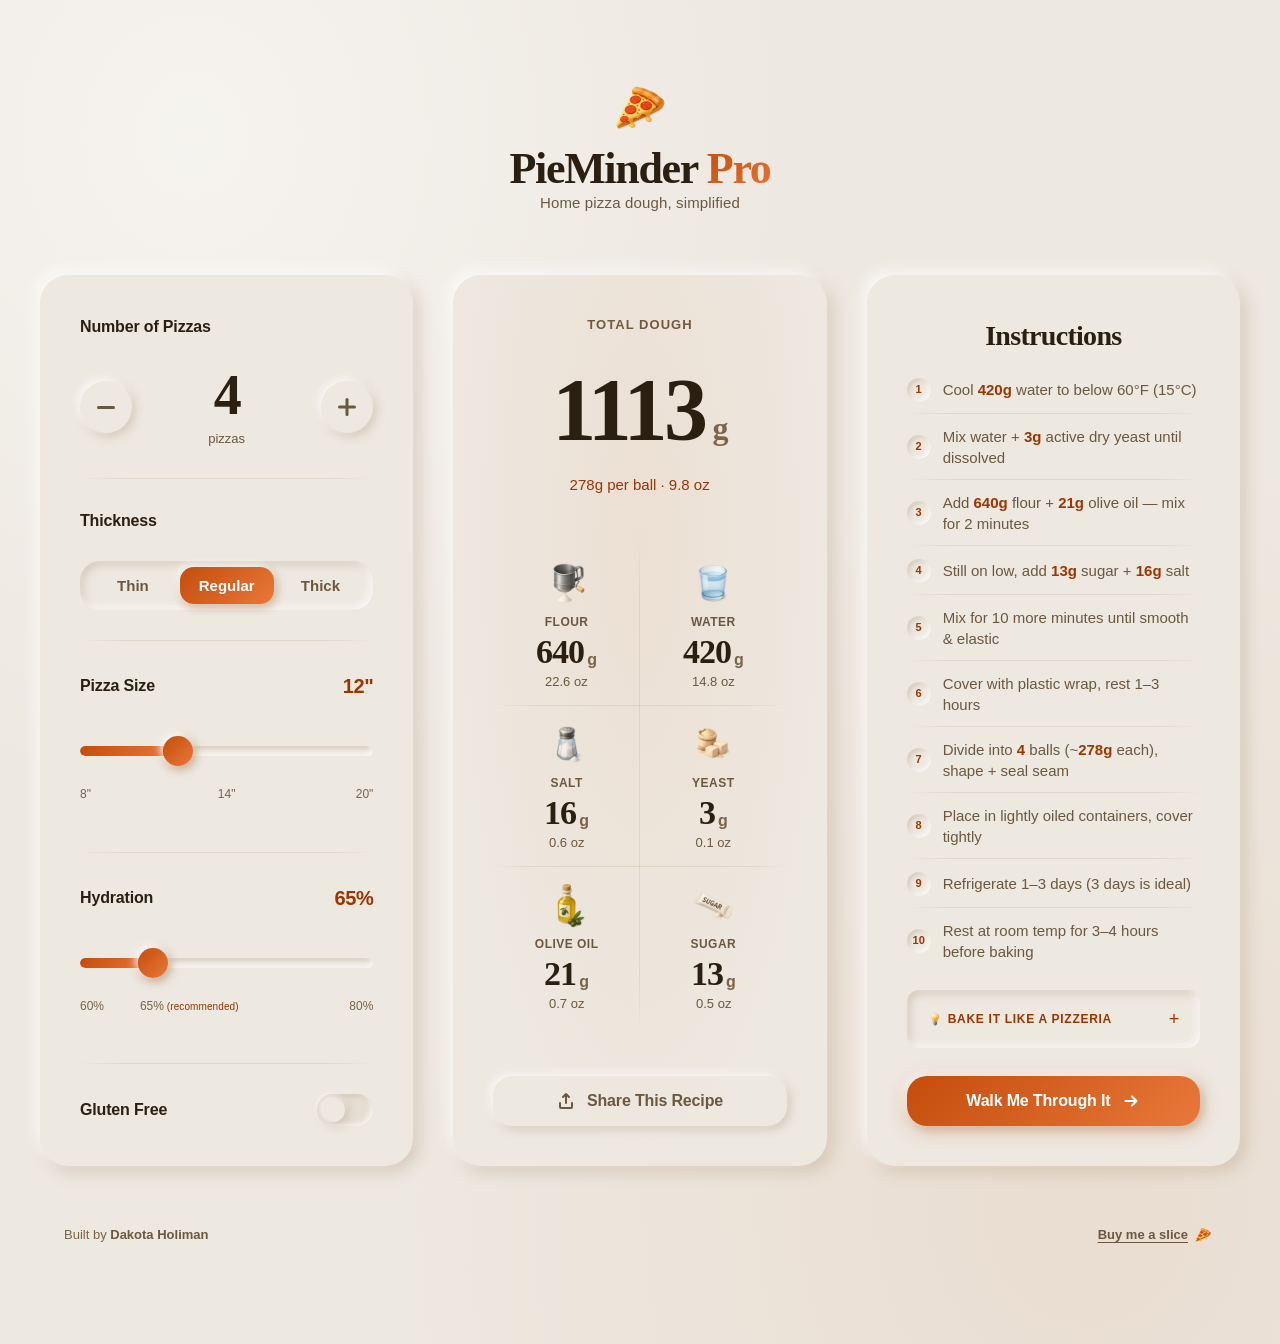
<file: pieminder/app/index.html>
<!DOCTYPE html>
<html lang="en">
<head>
  <meta charset="UTF-8" />
  <meta name="viewport" content="width=device-width, initial-scale=1.0" />
  <meta name="description" content="Making homemade pizza dough easy and repeatable. Enter your pizza size, quantity, and thickness to get exact ingredient amounts." />
  <meta name="theme-color" content="#EDE8E0" />
  <!-- Security -->
  <meta http-equiv="Content-Security-Policy" content="default-src 'none'; script-src 'self'; style-src 'self' 'unsafe-inline' https://fonts.googleapis.com; font-src 'self' https://fonts.gstatic.com; img-src 'self'; connect-src 'self'; object-src 'none'; base-uri 'self'; form-action 'none';">
  <meta name="referrer" content="strict-origin-when-cross-origin">
  <!-- Open Graph -->
  <meta property="og:type"        content="website" />
  <meta property="og:title"       content="PieMinder Pro — Pizza Dough Calculator" />
  <meta property="og:description" content="Making homemade pizza dough easy and repeatable. Enter your pizza size, quantity, and thickness to get exact ingredient amounts." />
  <meta property="og:image"       content="https://luckyducks.app/pieminder/app/assets/web/og-image.png" />
  <meta property="og:url"         content="https://luckyducks.app/pieminder/app/" />
  <title>PieMinder — Pizza Dough Calculator</title>
  <link rel="canonical" href="https://luckyducks.app/pieminder/app/" />
  <link rel="icon" type="image/png" sizes="32x32" href="assets/web/favicon.png" />
  <link rel="icon" type="image/png" sizes="16x16" href="assets/web/favicon-16.png" />
  <link rel="apple-touch-icon"    href="assets/web/apple-touch-icon.png" />
  <link rel="preconnect" href="https://fonts.googleapis.com" />
  <link rel="preconnect" href="https://fonts.gstatic.com" crossorigin />
  <!-- Fraunces (display serif, variable axes) + Inter (body) — matches the iOS app + marketing site. -->
  <link href="https://fonts.googleapis.com/css2?family=Fraunces:ital,opsz,wght,SOFT,WONK@0,9..144,300..800,0..100,0..1;1,9..144,300..800,0..100,0..1&family=Inter:wght@400;500;600;700;800&display=swap" rel="stylesheet" />
  <link rel="stylesheet" href="styles.css?v=59" />

  <script type="application/ld+json">
  {
    "@context": "https://schema.org",
    "@type": "WebApplication",
    "@id": "https://luckyducks.app/pieminder/app/#webapp",
    "name": "PieMinder — Pizza Dough Calculator",
    "url": "https://luckyducks.app/pieminder/app/",
    "description": "Making homemade pizza dough easy and repeatable. Enter your pizza size, quantity, and thickness to get exact ingredient amounts.",
    "applicationCategory": "UtilitiesApplication",
    "browserRequirements": "Requires JavaScript",
    "offers": { "@type": "Offer", "price": "0", "priceCurrency": "USD" },
    "isRelatedTo": { "@id": "https://luckyducks.app/pieminder/#app" },
    "author": { "@type": "Person", "@id": "https://luckyducks.app/#dakota-holiman", "name": "Dakota Holiman" }
  }
  </script>
</head>
<body>
  <a href="#main-content" class="skip-link">Skip to main content</a>

  <div class="app" id="app">

    <!-- ── Header ── -->
    <header class="header" role="banner">
      <a href="../index.html" aria-label="home"  style="text-decoration: none;">
        <div class="header-logo" aria-hidden="true"><img src="assets/web/pizza-112.png" alt="" width="56" height="56" decoding="async"></div>
        <h1 class="header-title" style="width: 900px;">&#160;PieMinder <span class="header-title-accent" style="text-decoration: none;">Pro&#160;</span></h1>
        <p class="header-tagline">Home pizza dough, simplified</p>
      </a>
    </header>

    <main id="main-content">

      <!-- ── Controls Card ── -->
      <section class="card controls-card" aria-label="Pizza settings">

        <!-- Number of Pizzas -->
        <div class="control-section" aria-labelledby="qty-label">
          <h2 class="card-title" id="qty-label">Number of Pizzas</h2>
          <div class="stepper" role="group" aria-labelledby="qty-label">
            <button
              class="stepper-btn"
              id="qty-dec"
              aria-label="Decrease number of pizzas"
              aria-controls="qty-display"
            >
              <svg width="18" height="3" viewBox="0 0 18 3" aria-hidden="true" focusable="false">
                <rect x="0" y="0" width="18" height="3" rx="1.5" fill="currentColor"/>
              </svg>
            </button>
            <div class="stepper-display" aria-live="polite" aria-atomic="true">
              <span class="stepper-value" id="qty-display">4</span>
              <span class="stepper-unit">pizzas</span>
            </div>
            <button
              class="stepper-btn"
              id="qty-inc"
              aria-label="Increase number of pizzas"
              aria-controls="qty-display"
            >
              <svg width="18" height="18" viewBox="0 0 18 18" aria-hidden="true" focusable="false">
                <rect x="0" y="7.5" width="18" height="3" rx="1.5" fill="currentColor"/>
                <rect x="7.5" y="0" width="3" height="18" rx="1.5" fill="currentColor"/>
              </svg>
            </button>
          </div>
        </div>

        <div class="control-divider" aria-hidden="true"></div>

        <!-- Thickness -->
        <div class="control-section" aria-labelledby="thick-label">
          <h2 class="card-title" id="thick-label">Thickness</h2>
          <div
            class="segmented"
            role="radiogroup"
            aria-labelledby="thick-label"
            id="thickness-group"
          >
            <div class="seg-indicator" id="seg-indicator" aria-hidden="true"></div>
            <button class="seg-btn" role="radio" aria-checked="false" data-value="thin" tabindex="-1">Thin</button>
            <button class="seg-btn seg-btn--active" role="radio" aria-checked="true" data-value="regular" tabindex="0">Regular</button>
            <button class="seg-btn" role="radio" aria-checked="false" data-value="thick" tabindex="-1">Thick</button>
          </div>
        </div>

        <div class="control-divider" aria-hidden="true"></div>

        <!-- Pizza Size -->
        <div class="control-section" aria-labelledby="size-label">
          <div class="card-row card-row--spread">
            <h2 class="card-title" id="size-label">Pizza Size</h2>
            <output class="card-value" id="size-output" for="size-slider">12"</output>
          </div>
          <div class="slider-wrap">
            <div class="slider-track" aria-hidden="true">
              <div class="slider-fill" id="size-fill"></div>
            </div>
            <div class="slider-thumb-el" id="size-thumb" aria-hidden="true"></div>
            <input
              type="range"
              class="slider-native"
              id="size-slider"
              min="8"
              max="20"
              step="1"
              value="12"
              aria-labelledby="size-label"
              aria-valuetext="12 inches"
            />
          </div>
          <div class="slider-labels" aria-hidden="true">
            <span>8"</span>
            <span>14"</span>
            <span>20"</span>
          </div>
        </div>

        <div class="control-divider" aria-hidden="true"></div>

        <!-- Hydration -->
        <div class="control-section" aria-labelledby="hydration-label">
          <div class="card-row card-row--spread">
            <h2 class="card-title" id="hydration-label">Hydration</h2>
            <output class="card-value" id="hydration-output" for="hydration-slider">65%</output>
          </div>
          <div class="slider-wrap">
            <div class="slider-track" aria-hidden="true">
              <div class="slider-fill" id="hydration-fill"></div>
            </div>
            <div class="slider-thumb-el" id="hydration-thumb" aria-hidden="true"></div>
            <input
              type="range"
              class="slider-native"
              id="hydration-slider"
              min="60"
              max="80"
              step="1"
              value="65"
              aria-labelledby="hydration-label"
              aria-valuetext="65 percent"
            />
          </div>
          <div class="slider-labels" id="hydration-labels" aria-hidden="true">
            <span>60%</span>
            <span class="rec-middle" style="left:25%;transform:translateX(-50%)"><small class="rec-label" aria-hidden="true" style="visibility:hidden"> (recommended)</small>65%<small class="rec-label"> (recommended)</small></span>
            <span>80%</span>
          </div>
        </div>

        <div class="control-divider" aria-hidden="true"></div>

        <!-- Gluten Free -->
        <div class="control-row" aria-labelledby="gf-label">
          <div>
            <h2 class="card-title" id="gf-label">Gluten Free</h2>
          </div>
          <button
            class="toggle"
            id="gf-toggle"
            role="switch"
            aria-checked="false"
            aria-labelledby="gf-label"
          >
            <span class="toggle-thumb" aria-hidden="true"></span>
            <span class="sr-only">Toggle gluten free mode</span>
          </button>
        </div>

      </section>

      <!-- ── Results ── -->
      <section aria-labelledby="results-label">
        <h2 class="sr-only" id="results-label">Recipe Results</h2>

        <!-- Hero + Ingredient grid -->
        <div class="hero-card" aria-live="polite" aria-atomic="true">
          <p class="hero-label">Total Dough</p>
          <p class="hero-value">
            <span id="total-g">857</span><span class="hero-unit">g</span>
          </p>
          <p class="hero-sub" id="ball-weight">214g per ball · 7.6 oz</p>

          <div id="large-batch-warning" class="bonus-tip" role="note" style="display:none; text-align:left">
            <span class="bonus-tip__label"><img src="assets/icons/Whisk.png" alt="" class="tip-icon"> Woah, that's a big batch of dough!</span>
            <p class="bonus-tip__text">Consider kneading by hand. Some mixers struggle with this much dough.</p>
          </div>

          <div
            class="ingredient-grid"
          role="list"
          aria-label="Ingredient amounts"
          aria-live="polite"
          aria-atomic="true"
        >
          <div class="ingredient-card" role="listitem">
            <span class="ingredient-icon" aria-hidden="true"><img src="assets/icons/Flour.png" alt=""></span>
            <div class="ingredient-text">
              <p class="ingredient-label">Flour</p>
              <p class="ingredient-value"><span id="flour-g">501</span><span class="ingredient-unit">g</span></p>
              <p class="ingredient-alt" id="flour-oz">17.7 oz</p>
            </div>
          </div>

          <div class="ingredient-card" role="listitem">
            <span class="ingredient-icon" aria-hidden="true"><img src="assets/icons/Water.png" alt=""></span>
            <div class="ingredient-text">
              <p class="ingredient-label">Water</p>
              <p class="ingredient-value"><span id="water-g">311</span><span class="ingredient-unit">g</span></p>
              <p class="ingredient-alt" id="water-oz">11.0 oz</p>
            </div>
          </div>

          <div class="ingredient-card" role="listitem">
            <span class="ingredient-icon" aria-hidden="true"><img src="assets/icons/Salt.png" alt=""></span>
            <div class="ingredient-text">
              <p class="ingredient-label">Salt</p>
              <p class="ingredient-value"><span id="salt-g">12.5</span><span class="ingredient-unit">g</span></p>
              <p class="ingredient-alt" id="salt-oz">0.4 oz</p>
            </div>
          </div>

          <div class="ingredient-card" role="listitem">
            <span class="ingredient-icon" aria-hidden="true"><img src="assets/icons/Yeast.png" alt=""></span>
            <div class="ingredient-text">
              <p class="ingredient-label">Yeast</p>
              <p class="ingredient-value"><span id="yeast-g">2.0</span><span class="ingredient-unit">g</span></p>
              <p class="ingredient-alt" id="yeast-oz">0.1 oz</p>
            </div>
          </div>

          <div class="ingredient-card" role="listitem">
            <span class="ingredient-icon" aria-hidden="true"><img src="assets/icons/Oil.png" alt=""></span>
            <div class="ingredient-text">
              <p class="ingredient-label">Olive Oil</p>
              <p class="ingredient-value"><span id="oil-g">16.5</span><span class="ingredient-unit">g</span></p>
              <p class="ingredient-alt" id="oil-oz">0.6 oz</p>
            </div>
          </div>

          <div class="ingredient-card" role="listitem">
            <span class="ingredient-icon" aria-hidden="true"><img src="assets/icons/Sugar3.png" alt=""></span>
            <div class="ingredient-text">
              <p class="ingredient-label">Sugar</p>
              <p class="ingredient-value"><span id="sugar-g">12.5</span><span class="ingredient-unit">g</span></p>
              <p class="ingredient-alt" id="sugar-oz">0.4 oz</p>
            </div>
          </div>
          </div><!-- end ingredient-grid -->

          <button class="share-btn" id="share-btn" aria-label="Share this recipe">
            <svg width="18" height="18" viewBox="0 0 18 18" fill="none" aria-hidden="true">
              <path d="M9 11V2M6 5l3-3 3 3" stroke="currentColor" stroke-width="2" stroke-linecap="round" stroke-linejoin="round"/>
              <path d="M3 11v4a1 1 0 001 1h10a1 1 0 001-1v-4" stroke="currentColor" stroke-width="2" stroke-linecap="round"/>
            </svg>
            Share This Recipe
          </button>

        </div><!-- end hero-card -->
      </section>

      <!-- ── Instructions ── -->
      <section class="card method-card" aria-labelledby="method-label">
        <h2 class="card-title" id="method-label">Instructions</h2>
        <ol class="method-list" aria-label="Dough preparation steps">
          <li><span>Cool <strong class="sv" id="sv-water"></strong> water to below 60°F (15°C)</span></li>
          <li><span>Mix water + <strong class="sv" id="sv-yeast"></strong> active dry yeast until dissolved</span></li>
          <li><span>Add <strong class="sv" id="sv-flour"></strong> flour + <strong class="sv" id="sv-oil"></strong> olive oil — mix for 2 minutes</span></li>
          <li><span>Still on low, add <strong class="sv" id="sv-sugar"></strong> sugar + <strong class="sv" id="sv-salt"></strong> salt</span></li>
          <li><span>Mix for 10 more minutes until smooth &amp; elastic</span></li>
          <li><span>Cover with plastic wrap, rest 1–3 hours</span></li>
          <li><span>Divide into <strong class="sv" id="sv-qty"></strong> balls (~<strong class="sv" id="sv-ball"></strong> each), shape + seal seam</span></li>
          <li><span>Place in lightly oiled containers, cover tightly</span></li>
          <li><span>Refrigerate 1–3 days (3 days is ideal)</span></li>
          <li><span>Rest at room temp for 3–4 hours before baking</span></li>
        </ol>

        <div class="bonus-tip bonus-tip--accordion" role="button" tabindex="0" aria-expanded="false">
          <span class="bonus-tip__label"><img src="assets/icons/Lightbulb.png" alt="" class="tip-icon"> Bake it like a pizzeria<span class="bonus-tip__toggle" aria-hidden="true">+</span></span>
          <p class="bonus-tip__text">Preheat a baking steel in your oven at <strong>525°F</strong> for at least 45 minutes. Bake for 6-8 minutes. Try switching to broil in the last minute or 2 for a charred, pizzeria-style top.</p>
        </div>

        <button class="walkthrough-btn" id="open-walkthrough" aria-haspopup="dialog">
          <span>Walk Me Through It</span>
          <svg width="18" height="18" viewBox="0 0 18 18" fill="none" aria-hidden="true">
            <path d="M3.5 9H14.5M14.5 9L10 4.5M14.5 9L10 13.5" stroke="currentColor" stroke-width="2" stroke-linecap="round" stroke-linejoin="round"/>
          </svg>
        </button>
      </section>

    </main>

    <footer class="footer" role="contentinfo">
      <p class="footer-credit">Built by <strong>Dakota Holiman</strong></p>
      <button class="footer-tip-btn" id="open-tip-modal">
        <span class="footer-tip-text">Buy me a slice</span>
        <img src="assets/icons/Pizza.png" alt="" class="footer-tip-icon" aria-hidden="true">
      </button>
    </footer>

  </div>

  <!-- ── Venmo Tip Modal ── -->
  <div id="tip-overlay" class="tip-overlay" role="dialog" aria-modal="true" aria-labelledby="tip-title" aria-hidden="true">
    <div class="tip-modal">
      <button class="tip-close" id="tip-close" aria-label="Close">
        <svg width="14" height="14" viewBox="0 0 14 14" fill="none" aria-hidden="true">
          <path d="M1 1L13 13M13 1L1 13" stroke="currentColor" stroke-width="2.2" stroke-linecap="round"/>
        </svg>
      </button>
      <h2 class="tip-title" id="tip-title">That's very kind of you! 🍕</h2>
      <p class="tip-subtitle">Scan to send a tip on Venmo</p>
      <div class="tip-qr">
        <img
          src="assets/icons/Venmo-QR.jpg"
          alt="Venmo QR code for @Dakota-Holiman"
          width="220"
          height="220"
          style="width:100%;height:auto;"
        />
      </div>
      <p class="tip-handle">@Dakota-Holiman</p>
    </div>
  </div>

  <!-- ── Walkthrough Screen ── -->
  <div id="walkthrough" class="walkthrough" role="dialog" aria-modal="true" aria-labelledby="wt-title" aria-hidden="true" tabindex="-1">
    <div class="wt-inner">

      <div class="wt-topbar">
        <button class="wt-close" id="wt-close" aria-label="Close walkthrough">
          <svg width="14" height="14" viewBox="0 0 14 14" fill="none" aria-hidden="true">
            <path d="M1 1L13 13M13 1L1 13" stroke="currentColor" stroke-width="2.2" stroke-linecap="round"/>
          </svg>
        </button>
        <div class="wt-dots" id="wt-dots" aria-hidden="true"></div>
        <span class="wt-count" id="wt-count" aria-live="polite" aria-atomic="true">Step 1 of 10</span>
      </div>

      <div class="wt-slide" id="wt-slide">

        <div class="wt-illustration" id="wt-illustration" aria-hidden="true"></div>

        <div class="wt-card">
          <div class="wt-content">
            <h2 class="wt-title" id="wt-title"></h2>
            <div class="wt-body" id="wt-body"></div>
          </div>

          <!-- Per-step timer slot — populated by JS for steps 5 and 6 only.
               Idle: shows action button(s); running: shows countdown + cancel. -->
          <div class="wt-timer" id="wt-timer" aria-live="polite"></div>

          <div class="wt-nav">
            <button class="wt-nav-btn wt-nav-btn--back" id="wt-back" aria-label="Previous step">
              <svg width="18" height="18" viewBox="0 0 18 18" fill="none" aria-hidden="true">
                <path d="M11 3.5L6 9L11 14.5" stroke="currentColor" stroke-width="2.2" stroke-linecap="round" stroke-linejoin="round"/>
              </svg>
              Back
            </button>
            <button class="wt-nav-btn wt-nav-btn--next" id="wt-next" aria-label="Next step">
              Next
              <svg width="18" height="18" viewBox="0 0 18 18" fill="none" aria-hidden="true">
                <path d="M7 3.5L12 9L7 14.5" stroke="currentColor" stroke-width="2.2" stroke-linecap="round" stroke-linejoin="round"/>
              </svg>
            </button>
          </div>
        </div>

      </div>

    </div>
  </div>

  <script src="app.js?v=33"></script>
</body>
</html>
</file>
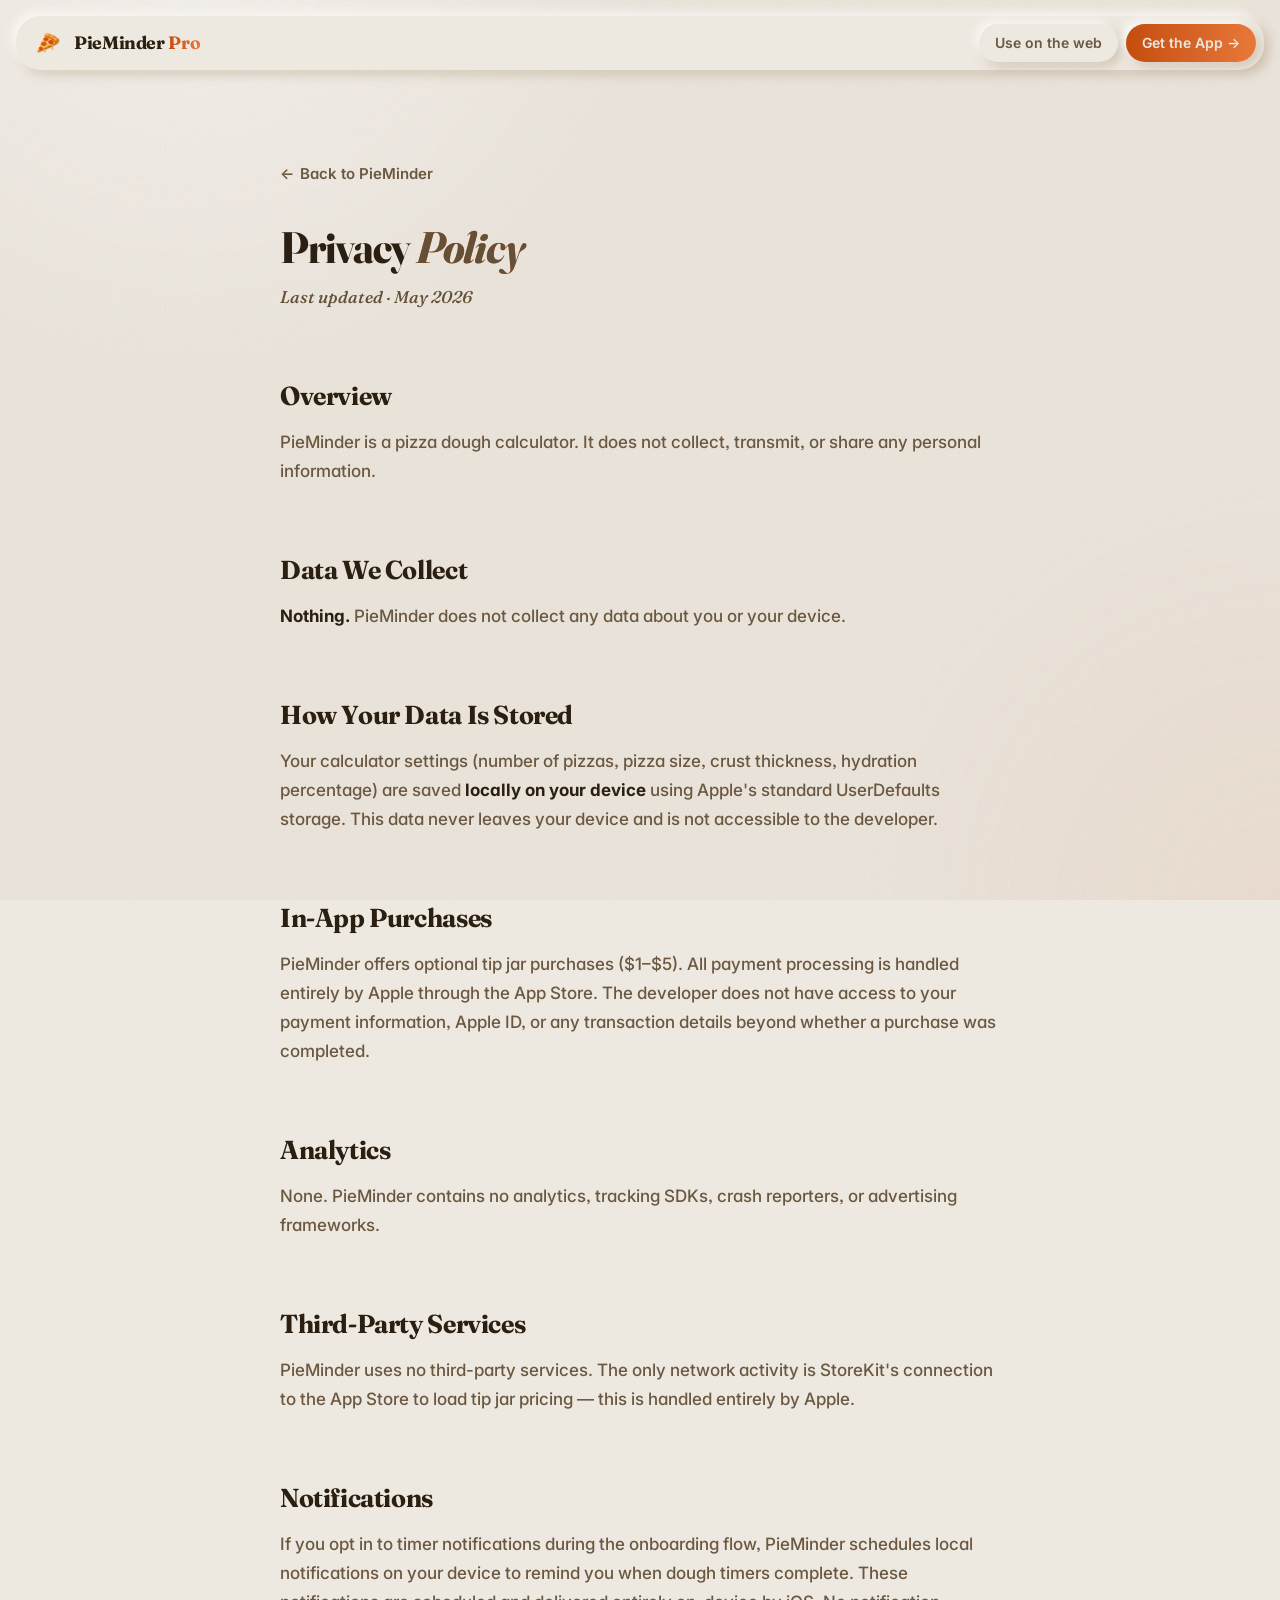
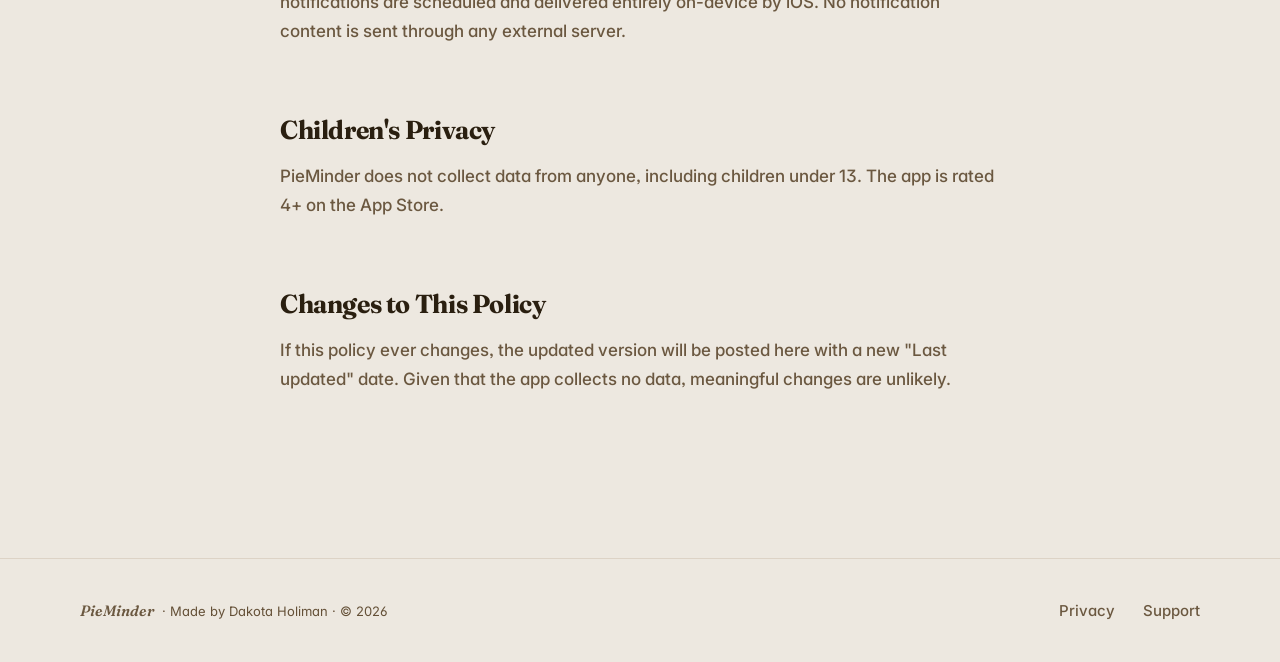
<file: pieminder/privacy.html>
<!DOCTYPE html>
<html lang="en">
<head>
  <meta charset="UTF-8" />
  <meta name="viewport" content="width=device-width, initial-scale=1.0" />
  <meta name="description" content="Privacy policy for PieMinder. PieMinder collects no data and uses no analytics or tracking." />
  <meta name="theme-color" content="#EDE8E0" />

  <!-- Apple Smart App Banner — shows "Open" if installed, "Get" if not. iOS Safari only. -->
  <meta name="apple-itunes-app" content="app-id=6777173101" />

  <title>Privacy Policy — PieMinder</title>

  <link rel="canonical" href="https://luckyducks.app/pieminder/privacy.html" />

  <meta property="og:type"        content="website" />
  <meta property="og:url"         content="https://luckyducks.app/pieminder/privacy.html" />
  <meta property="og:title"       content="Privacy Policy — PieMinder" />
  <meta property="og:description" content="Privacy policy for PieMinder. PieMinder collects no data and uses no analytics or tracking." />
  <meta property="og:image"       content="https://luckyducks.app/pieminder/assets/og-image.png" />
  <meta name="twitter:card"       content="summary_large_image" />
  <meta name="twitter:title"      content="Privacy Policy — PieMinder" />
  <meta name="twitter:description" content="Privacy policy for PieMinder. PieMinder collects no data and uses no analytics or tracking." />
  <meta name="twitter:image"      content="https://luckyducks.app/pieminder/assets/og-image.png" />

  <link rel="icon" type="image/png" sizes="32x32" href="assets/favicon.png" />
  <link rel="icon" type="image/png" sizes="16x16" href="assets/favicon-16.png" />
  <link rel="apple-touch-icon" href="assets/apple-touch-icon.png" />

  <link rel="preconnect" href="https://fonts.googleapis.com" />
  <link rel="preconnect" href="https://fonts.gstatic.com" crossorigin />
  <link href="https://fonts.googleapis.com/css2?family=Fraunces:ital,opsz,wght,SOFT,WONK@0,9..144,300..800,0..100,0..1;1,9..144,300..800,0..100,0..1&family=Inter:wght@400;500;600;700;800&display=swap" rel="stylesheet" />
  <link rel="stylesheet" href="styles.css" />

  <script type="application/ld+json">
  {
    "@context": "https://schema.org",
    "@type": "WebPage",
    "@id": "https://luckyducks.app/pieminder/privacy.html#webpage",
    "url": "https://luckyducks.app/pieminder/privacy.html",
    "name": "Privacy Policy — PieMinder",
    "description": "Privacy policy for PieMinder. PieMinder collects no data and uses no analytics or tracking.",
    "isPartOf": { "@id": "https://luckyducks.app/pieminder/#app" }
  }
  </script>
</head>
<body>
  <a href="#main" class="skip-link">Skip to main content</a>

  <!-- ── Floating pill nav (kept in sync with index.html) ── -->
  <nav class="floating-nav" id="nav" aria-label="Site navigation">
    <a class="nav-brand" href="index.html">
      <span class="nav-logo" aria-hidden="true"><img src="assets/pizza-64.png" alt="" width="32" height="32" /></span>
      <span class="nav-brand-name">PieMinder <span class="brand-accent">Pro</span></span>
    </a>
    <div class="nav-actions">
      <a class="nav-btn-web" href="app/index.html">Use on the web</a>
      <a class="nav-btn-app" href="https://apps.apple.com/app/id6777173101" aria-label="Get PieMinder on the App Store">Get the App →</a>
    </div>
  </nav>

  <main id="main">
    <article class="page-content wrap">
      <a class="back-link" href="index.html">
        <span aria-hidden="true">←</span> Back to PieMinder
      </a>

      <h1 class="display">Privacy <em>Policy</em></h1>
      <p class="page-meta">Last updated · May 2026</p>

      <h2>Overview</h2>
      <p>PieMinder is a pizza dough calculator. It does not collect, transmit, or share any personal information.</p>

      <h2>Data We Collect</h2>
      <p><strong>Nothing.</strong> PieMinder does not collect any data about you or your device.</p>

      <h2>How Your Data Is Stored</h2>
      <p>Your calculator settings (number of pizzas, pizza size, crust thickness, hydration percentage) are saved <strong>locally on your device</strong> using Apple's standard UserDefaults storage. This data never leaves your device and is not accessible to the developer.</p>

      <h2>In-App Purchases</h2>
      <p>PieMinder offers optional tip jar purchases ($1–$5). All payment processing is handled entirely by Apple through the App Store. The developer does not have access to your payment information, Apple ID, or any transaction details beyond whether a purchase was completed.</p>

      <h2>Analytics</h2>
      <p>None. PieMinder contains no analytics, tracking SDKs, crash reporters, or advertising frameworks.</p>

      <h2>Third-Party Services</h2>
      <p>PieMinder uses no third-party services. The only network activity is StoreKit's connection to the App Store to load tip jar pricing — this is handled entirely by Apple.</p>

      <h2>Notifications</h2>
      <p>If you opt in to timer notifications during the onboarding flow, PieMinder schedules local notifications on your device to remind you when dough timers complete. These notifications are scheduled and delivered entirely on-device by iOS. No notification content is sent through any external server.</p>

      <h2>Children's Privacy</h2>
      <p>PieMinder does not collect data from anyone, including children under 13. The app is rated 4+ on the App Store.</p>

      <h2>Changes to This Policy</h2>
      <p>If this policy ever changes, the updated version will be posted here with a new "Last updated" date. Given that the app collects no data, meaningful changes are unlikely.</p>
    </article>
  </main>

  <footer class="footer">
    <div class="wrap footer-inner">
      <span class="footer-brand">
        <span class="footer-brand-mark">PieMinder</span>
        <span>· Made by Dakota Holiman · © 2026</span>
      </span>
      <span class="footer-links">
        <a href="privacy.html">Privacy</a>
        <a href="support.html">Support</a>
      </span>
    </div>
  </footer>

  <script>
    (function () {
      var nav = document.getElementById('nav');
      if (!nav) return;
      var update = function () {
        if (window.scrollY > 24) nav.classList.add('scrolled');
        else nav.classList.remove('scrolled');
      };
      update();
      window.addEventListener('scroll', update, { passive: true });
    })();
  </script>
</body>
</html>
</file>
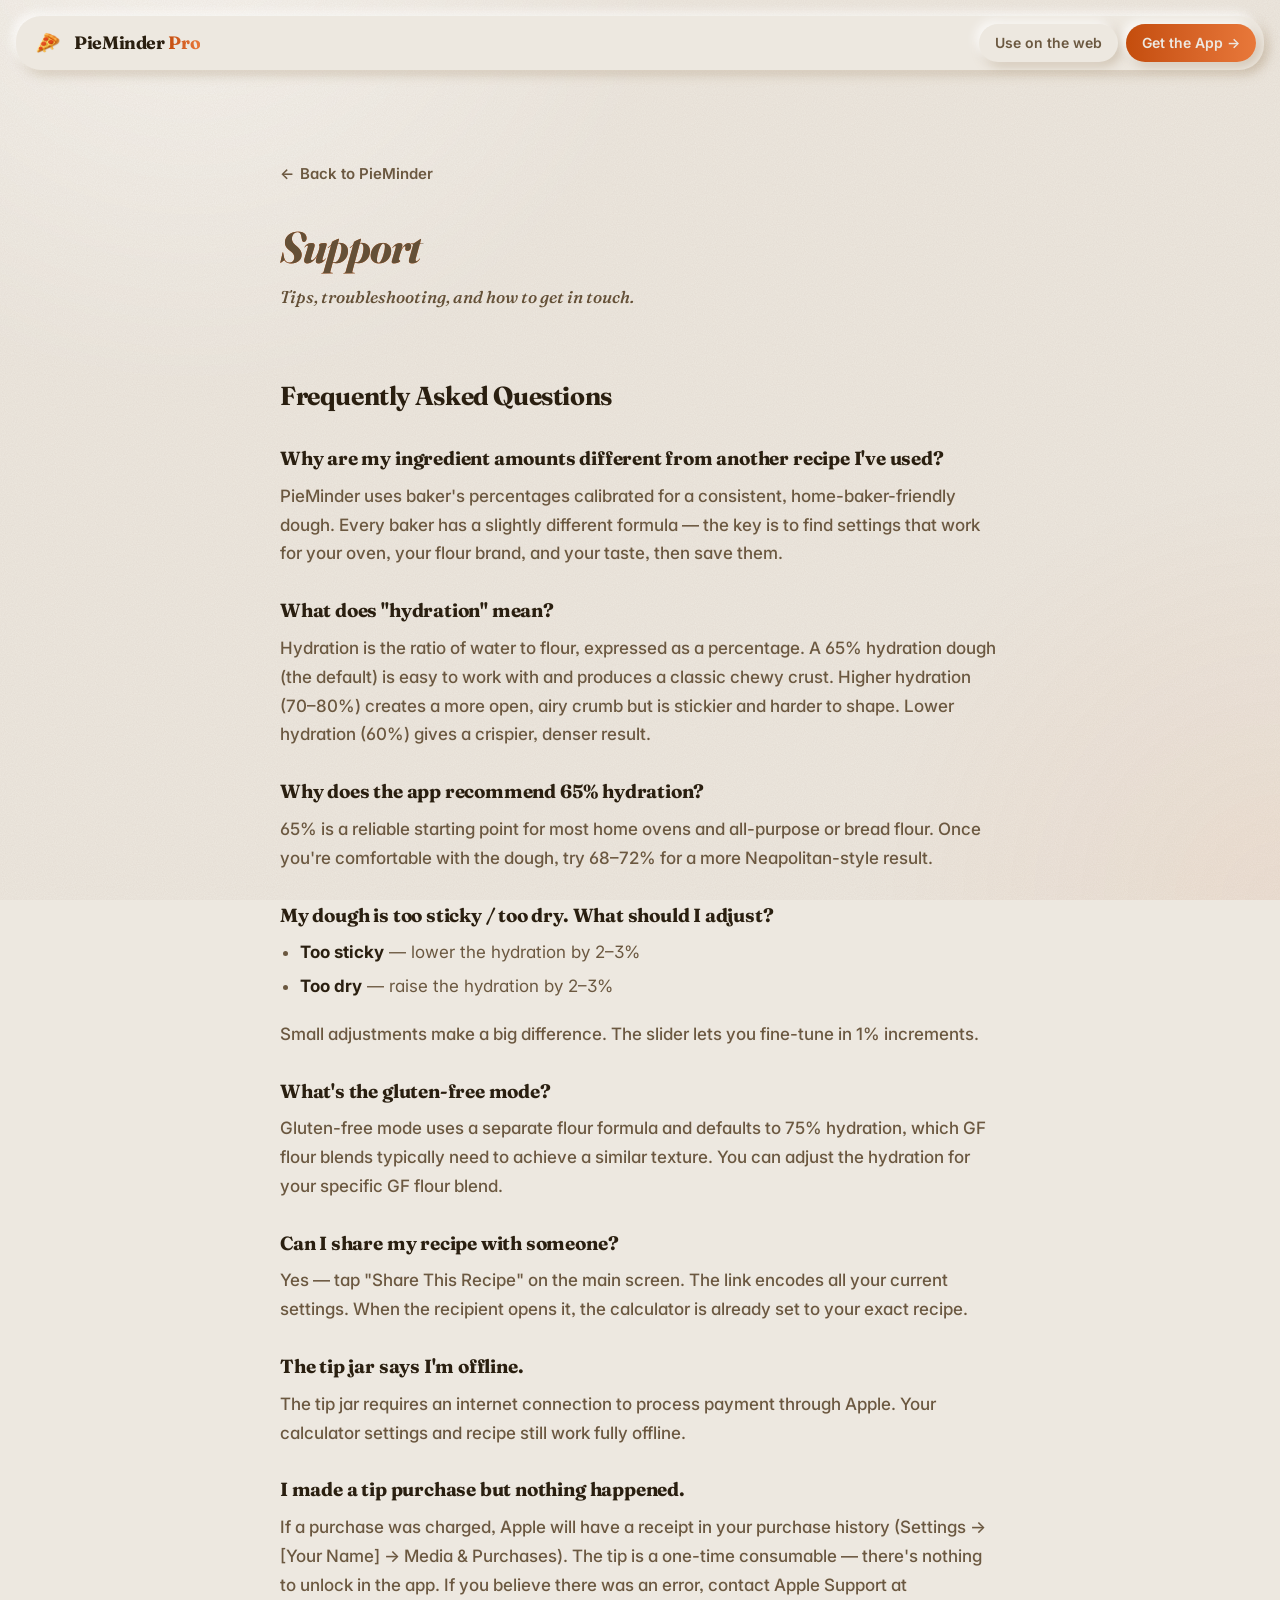
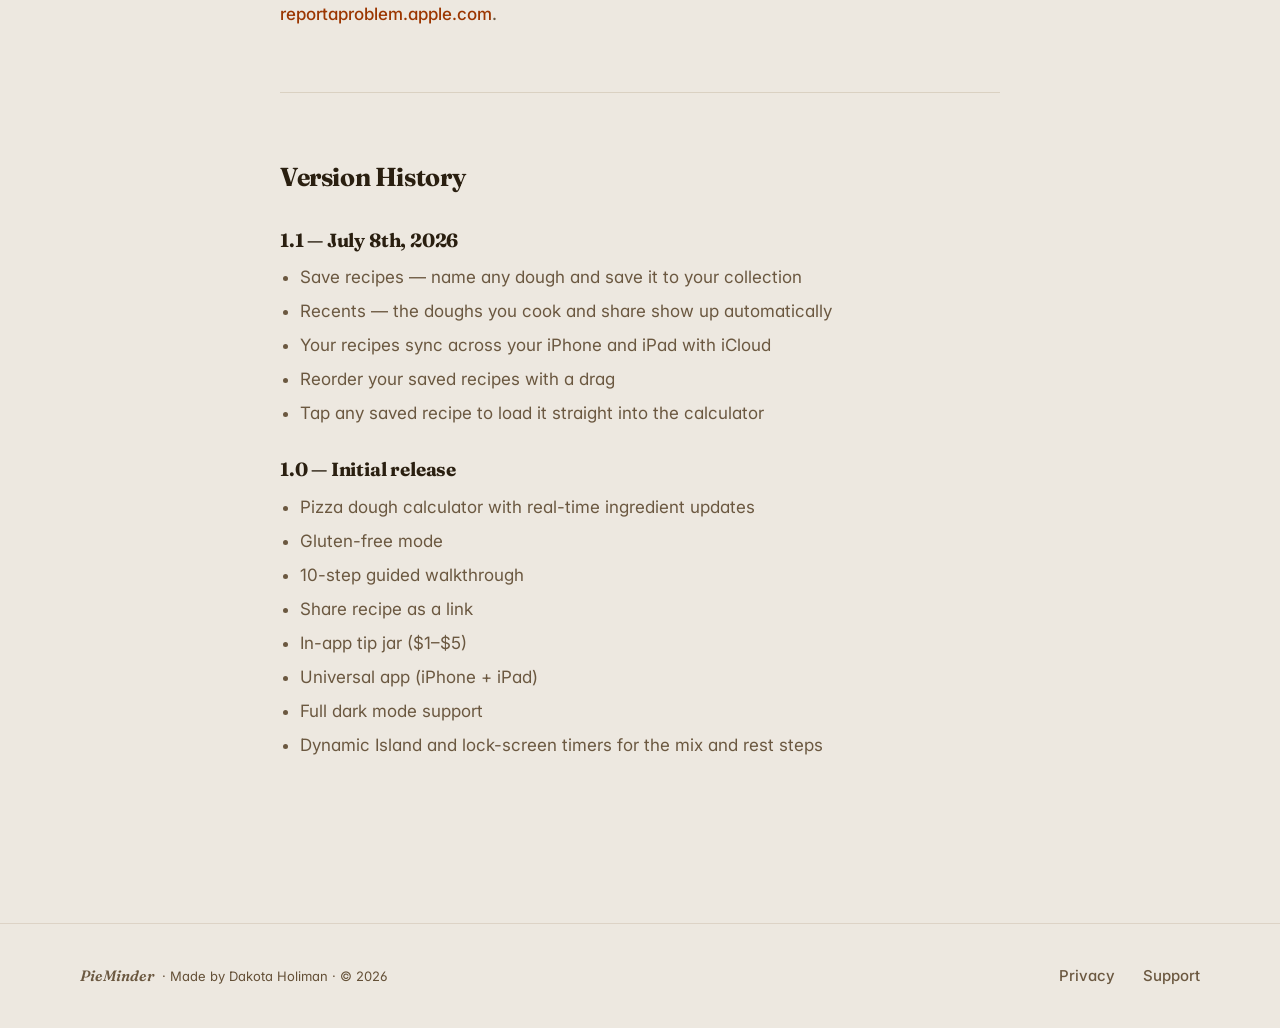
<file: pieminder/support.html>
<!DOCTYPE html>
<html lang="en">
<head>
  <meta charset="UTF-8" />
  <meta name="viewport" content="width=device-width, initial-scale=1.0" />
  <meta name="description" content="Support and frequently asked questions for PieMinder, the pizza dough calculator for home bakers." />
  <meta name="theme-color" content="#EDE8E0" />

  <!-- Apple Smart App Banner — shows "Open" if installed, "Get" if not. iOS Safari only. -->
  <meta name="apple-itunes-app" content="app-id=6777173101" />

  <title>Support — PieMinder</title>

  <link rel="canonical" href="https://luckyducks.app/pieminder/support.html" />

  <meta property="og:type"        content="website" />
  <meta property="og:url"         content="https://luckyducks.app/pieminder/support.html" />
  <meta property="og:title"       content="Support — PieMinder" />
  <meta property="og:description" content="Support and FAQ for PieMinder: hydration, baker's percentages, gluten-free mode, sharing recipes, and tip jar help." />
  <meta property="og:image"       content="https://luckyducks.app/pieminder/assets/og-image.png" />
  <meta name="twitter:card"       content="summary_large_image" />
  <meta name="twitter:title"      content="Support — PieMinder" />
  <meta name="twitter:description" content="Support and FAQ for PieMinder: hydration, baker's percentages, gluten-free mode, sharing recipes, and tip jar help." />
  <meta name="twitter:image"      content="https://luckyducks.app/pieminder/assets/og-image.png" />

  <link rel="icon" type="image/png" sizes="32x32" href="assets/favicon.png" />
  <link rel="icon" type="image/png" sizes="16x16" href="assets/favicon-16.png" />
  <link rel="apple-touch-icon" href="assets/apple-touch-icon.png" />

  <link rel="preconnect" href="https://fonts.googleapis.com" />
  <link rel="preconnect" href="https://fonts.gstatic.com" crossorigin />
  <link href="https://fonts.googleapis.com/css2?family=Fraunces:ital,opsz,wght,SOFT,WONK@0,9..144,300..800,0..100,0..1;1,9..144,300..800,0..100,0..1&family=Inter:wght@400;500;600;700;800&display=swap" rel="stylesheet" />
  <link rel="stylesheet" href="styles.css" />

  <script type="application/ld+json">
  {
    "@context": "https://schema.org",
    "@type": "FAQPage",
    "@id": "https://luckyducks.app/pieminder/support.html#faq",
    "isPartOf": { "@id": "https://luckyducks.app/pieminder/#app" },
    "mainEntity": [
      {
        "@type": "Question",
        "name": "Why are my ingredient amounts different from another recipe I've used?",
        "acceptedAnswer": { "@type": "Answer", "text": "PieMinder uses baker's percentages calibrated for a consistent, home-baker-friendly dough. Every baker has a slightly different formula — the key is to find settings that work for your oven, your flour brand, and your taste, then save them." }
      },
      {
        "@type": "Question",
        "name": "What does \"hydration\" mean?",
        "acceptedAnswer": { "@type": "Answer", "text": "Hydration is the ratio of water to flour, expressed as a percentage. A 65% hydration dough (the default) is easy to work with and produces a classic chewy crust. Higher hydration (70–80%) creates a more open, airy crumb but is stickier and harder to shape. Lower hydration (60%) gives a crispier, denser result." }
      },
      {
        "@type": "Question",
        "name": "Why does the app recommend 65% hydration?",
        "acceptedAnswer": { "@type": "Answer", "text": "65% is a reliable starting point for most home ovens and all-purpose or bread flour. Once you're comfortable with the dough, try 68–72% for a more Neapolitan-style result." }
      },
      {
        "@type": "Question",
        "name": "My dough is too sticky / too dry. What should I adjust?",
        "acceptedAnswer": { "@type": "Answer", "text": "Too sticky — lower the hydration by 2–3%. Too dry — raise the hydration by 2–3%. Small adjustments make a big difference; the slider lets you fine-tune in 1% increments." }
      },
      {
        "@type": "Question",
        "name": "What's the gluten-free mode?",
        "acceptedAnswer": { "@type": "Answer", "text": "Gluten-free mode uses a separate flour formula and defaults to 75% hydration, which GF flour blends typically need to achieve a similar texture. You can adjust the hydration for your specific GF flour blend." }
      },
      {
        "@type": "Question",
        "name": "Can I share my recipe with someone?",
        "acceptedAnswer": { "@type": "Answer", "text": "Yes — tap \"Share This Recipe\" on the main screen. The link encodes all your current settings. When the recipient opens it, the calculator is already set to your exact recipe." }
      },
      {
        "@type": "Question",
        "name": "The tip jar says I'm offline.",
        "acceptedAnswer": { "@type": "Answer", "text": "The tip jar requires an internet connection to process payment through Apple. Your calculator settings and recipe still work fully offline." }
      },
      {
        "@type": "Question",
        "name": "I made a tip purchase but nothing happened.",
        "acceptedAnswer": { "@type": "Answer", "text": "If a purchase was charged, Apple will have a receipt in your purchase history (Settings → [Your Name] → Media & Purchases). The tip is a one-time consumable — there's nothing to unlock in the app. If you believe there was an error, contact Apple Support at reportaproblem.apple.com." }
      },
    ]
  }
  </script>
</head>
<body>
  <a href="#main" class="skip-link">Skip to main content</a>

  <!-- ── Floating pill nav (kept in sync with index.html) ── -->
  <nav class="floating-nav" id="nav" aria-label="Site navigation">
    <a class="nav-brand" href="index.html">
      <span class="nav-logo" aria-hidden="true"><img src="assets/pizza-64.png" alt="" width="32" height="32" /></span>
      <span class="nav-brand-name">PieMinder <span class="brand-accent">Pro</span></span>
    </a>
    <div class="nav-actions">
      <a class="nav-btn-web" href="app/index.html">Use on the web</a>
      <a class="nav-btn-app" href="https://apps.apple.com/app/id6777173101" aria-label="Get PieMinder on the App Store">Get the App →</a>
    </div>
  </nav>

  <main id="main">
    <article class="page-content wrap">
      <a class="back-link" href="index.html">
        <span aria-hidden="true">←</span> Back to PieMinder
      </a>

      <h1 class="display"><em>Support</em></h1>
      <p class="page-meta">Tips, troubleshooting, and how to get in touch.</p>

      <h2>Frequently Asked Questions</h2>

      <h3>Why are my ingredient amounts different from another recipe I've used?</h3>
      <p>PieMinder uses baker's percentages calibrated for a consistent, home-baker-friendly dough. Every baker has a slightly different formula — the key is to find settings that work for your oven, your flour brand, and your taste, then save them.</p>

      <h3>What does "hydration" mean?</h3>
      <p>Hydration is the ratio of water to flour, expressed as a percentage. A 65% hydration dough (the default) is easy to work with and produces a classic chewy crust. Higher hydration (70–80%) creates a more open, airy crumb but is stickier and harder to shape. Lower hydration (60%) gives a crispier, denser result.</p>

      <h3>Why does the app recommend 65% hydration?</h3>
      <p>65% is a reliable starting point for most home ovens and all-purpose or bread flour. Once you're comfortable with the dough, try 68–72% for a more Neapolitan-style result.</p>

      <h3>My dough is too sticky / too dry. What should I adjust?</h3>
      <ul>
        <li><strong>Too sticky</strong> — lower the hydration by 2–3%</li>
        <li><strong>Too dry</strong> — raise the hydration by 2–3%</li>
      </ul>
      <p>Small adjustments make a big difference. The slider lets you fine-tune in 1% increments.</p>

      <h3>What's the gluten-free mode?</h3>
      <p>Gluten-free mode uses a separate flour formula and defaults to 75% hydration, which GF flour blends typically need to achieve a similar texture. You can adjust the hydration for your specific GF flour blend.</p>

      <h3>Can I share my recipe with someone?</h3>
      <p>Yes — tap "Share This Recipe" on the main screen. The link encodes all your current settings. When the recipient opens it, the calculator is already set to your exact recipe.</p>

      <h3>The tip jar says I'm offline.</h3>
      <p>The tip jar requires an internet connection to process payment through Apple. Your calculator settings and recipe still work fully offline.</p>

      <h3>I made a tip purchase but nothing happened.</h3>
      <p>If a purchase was charged, Apple will have a receipt in your purchase history (Settings → [Your Name] → Media &amp; Purchases). The tip is a one-time consumable — there's nothing to unlock in the app. If you believe there was an error, contact Apple Support at <a href="https://reportaproblem.apple.com">reportaproblem.apple.com</a>.</p>

      <hr />

      <h2>Version History</h2>

      <h3>1.1 — July 8th, 2026</h3>
      <ul>
        <li>Save recipes — name any dough and save it to your collection</li>
        <li>Recents — the doughs you cook and share show up automatically</li>
        <li>Your recipes sync across your iPhone and iPad with iCloud</li>
        <li>Reorder your saved recipes with a drag</li>
        <li>Tap any saved recipe to load it straight into the calculator</li>
      </ul>

      <h3>1.0 — Initial release</h3>
      <ul>
        <li>Pizza dough calculator with real-time ingredient updates</li>
        <li>Gluten-free mode</li>
        <li>10-step guided walkthrough</li>
        <li>Share recipe as a link</li>
        <li>In-app tip jar ($1–$5)</li>
        <li>Universal app (iPhone + iPad)</li>
        <li>Full dark mode support</li>
        <li>Dynamic Island and lock-screen timers for the mix and rest steps</li>
      </ul>
    </article>
  </main>

  <footer class="footer">
    <div class="wrap footer-inner">
      <span class="footer-brand">
        <span class="footer-brand-mark">PieMinder</span>
        <span>· Made by Dakota Holiman · © 2026</span>
      </span>
      <span class="footer-links">
        <a href="privacy.html">Privacy</a>
        <a href="support.html">Support</a>
      </span>
    </div>
  </footer>

  <script>
    (function () {
      var nav = document.getElementById('nav');
      if (!nav) return;
      var update = function () {
        if (window.scrollY > 24) nav.classList.add('scrolled');
        else nav.classList.remove('scrolled');
      };
      update();
      window.addEventListener('scroll', update, { passive: true });
    })();
  </script>
</body>
</html>
</file>
<file: css/style.css>
/* ── FONTS (Google Fonts) ─────────────────────────────────── */
@import url('https://fonts.googleapis.com/css2?family=Fraunces:ital,opsz,wght@0,9..144,700;0,9..144,800;0,9..144,900;1,9..144,700;1,9..144,800;1,9..144,900&family=Nunito:wght@400;500;600;700&display=swap');

/* ── RESET & BASE ────────────────────────────────────────── */
*, *::before, *::after {
  box-sizing: border-box;
  margin: 0;
  padding: 0;
  text-rendering: geometricPrecision;
  -webkit-font-smoothing: antialiased;
  -ms-overflow-style: none;
  scrollbar-width: none;
}
*::-webkit-scrollbar { display: none; }

::selection {
  background-color: var(--accent--tab);
  color: var(--palette-ink);
}

body {
  font-family: var(--font-sans);
  font-size: 14px;
  line-height: 20px;
  color: var(--text--text-light);
  overscroll-behavior: none;
  background-color: var(--palette-cream);
}

body.home {
  height: 300vh;
}

h1, h2, h3, h4, h5, p, .h1, .h2, .h3, .h4, .h5 { margin: 0; padding: 0; }

h1, h2, h3, h4, .h1, .h2, .h3, .h4, blockquote, q {
  font-family: var(--font-display);
  font-weight: 800;
  line-height: 120%;
  letter-spacing: var(--tracking-tight);
  text-wrap: balance;
}

/* ── CSS VARIABLES ───────────────────────────────────────── */
:root {
  --button-size: 90px;
  --nav-tile-gap: 10px;
  --tile-transition: 0.35s cubic-bezier(.4,0,.2,1);

  /* ── Fonts ── */
  --font-display: 'Fraunces', Georgia, 'Times New Roman', serif;
  --font-sans:    'Nunito', 'DM Sans', -apple-system, BlinkMacSystemFont, 'Helvetica Neue', sans-serif;
  --font-mono:    'JetBrains Mono', 'SF Mono', 'Roboto Mono', Menlo, monospace;

  /* ── Tracking ── */
  --tracking-display: -0.04em;
  --tracking-tight:   -0.02em;
  --tracking-normal:  0;
  --tracking-label:   0.05em;

  /* ── Core palette ── */
  --palette-cream:      #FAFAF7;
  --palette-surface:    #F5F3EE;
  --palette-warm-wash:  #EFECE5;
  --palette-parchment:  #E8E3D8;
  --palette-ink:        #1A1612;

  /* ── Neutral scale (warm-tinted) ── */
  --palette-neutral0:    #FAFAF7;
  --palette-neutral100:  #F5F3EE;
  --palette-neutral200:  #EFECE5;
  --palette-neutral300:  #E3DDCF;
  --palette-neutral400:  #D4CBBB;
  --palette-neutral500:  #B8B0A4;
  --palette-neutral600:  #8A8178;
  --palette-neutral700:  #6B6460;
  --palette-neutral800:  #4A4340;
  --palette-neutral900:  #3D3530;
  --palette-neutral1000: #1A1612;

  /* ── Amber scale ── */
  --palette-amber-50:   #FFF8E6;
  --palette-amber-100:  #FFEA00;
  --palette-amber-200:  #FFDD00;
  --palette-amber-300:  #FFD000;
  --palette-amber-400:  #FFC300;
  --palette-amber-500:  #FFB700;
  --palette-amber-600:  #FFAA00;
  --palette-amber-700:  #FFA200;
  --palette-amber-800:  #FF9500;
  --palette-amber-900:  #FF8800;
  --palette-amber-950:  #FF7B00;

  /* Shorthand aliases */
  --palette-amber:      #FF9500;
  --palette-amber-dark: #FF8800;

  /* ── Semantic utility ── */
  --palette-info:    #3B82F6;
  --palette-warning: #D97706;
  --palette-success: #16A34A;
  --palette-error:   #DC2626;

  /* ── Material / glass surfaces ── */
  --material-extra-thin:  rgba(250, 250, 247, 0.40);
  --material-thin:        rgba(245, 243, 238, 0.55);
  --material-regular:     rgba(250, 250, 247, 0.75);
  --material-thick:       rgba(245, 243, 238, 0.88);
  --material-extra-thick: rgba(250, 250, 247, 0.94);

  /* ── Elevation shadows ── */
  --elevation-high:        0 12px 36px rgba(26, 22, 18, 0.14);
  --elevation-primary:     0 6px 20px  rgba(26, 22, 18, 0.10);
  --elevation-secondary:   0 4px 12px  rgba(26, 22, 18, 0.07);
  --elevation-tertiary:    0 2px 6px   rgba(26, 22, 18, 0.05);
  --elevation-amber-glow:  0 4px 16px  rgba(255, 149, 0, 0.28);
  --elevation-soft-border: 1px solid   rgba(26, 22, 18, 0.06);

  /* Shared card shadow — used by every content tile AND the center tile, in all
     states. Single source of truth so they always match. */
  --card-shadow: 0 10px 24px rgba(26, 22, 18, 0.10), 0 2px 5px rgba(26, 22, 18, 0.08);

  /* ── Tile palette — 8 distinct warm-family colors ── */
  --tile-ink:       #1A1612;
  --tile-amber:     #FF9500;
  --tile-surface:   #F5F3EE;
  --tile-deep:      #3D3530;
  --tile-parchment: #E8E3D8;
  --tile-mid:       #4A4340;
  --tile-wash:      #EFECE5;
  --tile-neutral:   #D4CBBB;

  /* ── Gridlines ── */
  --color--accent--line-solid: #D4CBBB;
  --color--accent--line:       rgba(212, 203, 187, 0.4);

  /* ── Surfaces ── */
  --surface--background-dark:  #1A1612;
  --surface--background-light: #FAFAF7;
  --surface--overlay-subtle:   #F5F3EE;

  /* ── Text ── */
  --text--base:              #1A1612;
  --text--text-light:        #1A1612;
  --text--text-subtle-light: #6B6460;

  /* ── Primary accent ── */
  --accent--tab: #FF9500;
  --white:       #FAFAF7;
}

@media (max-width: 991px) {
  :root {
    --button-size: 64px;
    --nav-tile-gap: 5px;
  }
}

/* ── NAV FIXED WRAPPER ───────────────────────────────────── */
.nav {
  z-index: 100;
  position: fixed;
  inset: 0%;
  overflow: hidden;
}

/* ── NAV WRAPPER (tile grid) ─────────────────────────────── */
.nav-wrapper {
  z-index: 2;
  position: absolute;
  inset: 0%;
}

.nav-wrapper.nav-wrapper-gridlines {
  z-index: 1;
  opacity: 0.4;
}

/* ── TILE POSITIONS ──────────────────────────────────────── */
.nav-tile {
  padding: 0;
  position: absolute;
}

/* Left column */
.nav-tile.nav-tile-1 {
  height: calc(50% + var(--button-size) / 2 - var(--nav-tile-gap));
  left: var(--nav-tile-gap);
  top: var(--nav-tile-gap);
  width: calc(20% - var(--nav-tile-gap) * 2);
  transform-origin: 100% 100%;
}

.nav-tile.nav-tile-5 {
  height: calc(50% - var(--button-size) / 2 - var(--nav-tile-gap) * 2);
  left: var(--nav-tile-gap);
  bottom: var(--nav-tile-gap);
  width: calc(20% - var(--nav-tile-gap) * 2);
  transform-origin: 100% 0;
}

/* Center-left top */
.nav-tile.nav-tile-2 {
  height: calc(50% - var(--button-size) / 2 - var(--nav-tile-gap) * 2);
  width: calc(30% + var(--button-size) / 2);
  left: 20%;
  top: var(--nav-tile-gap);
  transform-origin: 100% 100%;
}

/* Center-left bottom */
.nav-tile.nav-tile-6 {
  width: calc(30% - var(--button-size) / 2 - var(--nav-tile-gap));
  height: calc(50% + var(--button-size) / 2 - var(--nav-tile-gap));
  left: 20%;
  bottom: var(--nav-tile-gap);
  transform-origin: 100% 0;
}

/* Center-right top */
.nav-tile.nav-tile-3 {
  width: calc(30% - var(--button-size) / 2 - var(--nav-tile-gap));
  height: calc(50% + var(--button-size) / 2 - var(--nav-tile-gap));
  top: var(--nav-tile-gap);
  right: 20%;
  transform-origin: 0 100%;
}

/* Center-right bottom */
.nav-tile.nav-tile-7 {
  height: calc(50% - var(--button-size) / 2 - var(--nav-tile-gap) * 2);
  width: calc(30% + var(--button-size) / 2);
  right: 20%;
  bottom: var(--nav-tile-gap);
  transform-origin: 0 0;
}

/* Right column */
.nav-tile.nav-tile-4 {
  height: calc(50% - var(--button-size) / 2 - var(--nav-tile-gap) * 2);
  top: var(--nav-tile-gap);
  right: var(--nav-tile-gap);
  width: calc(20% - var(--nav-tile-gap) * 2);
  transform-origin: 0 100%;
}

.nav-tile.nav-tile-8 {
  height: calc(50% + var(--button-size) / 2 - var(--nav-tile-gap));
  width: calc(20% - var(--nav-tile-gap) * 2);
  bottom: var(--nav-tile-gap);
  right: var(--nav-tile-gap);
  transform-origin: 0 0;
}

/* All tiles get full rounded corners (app-card spec: 20px) — set on .tile */

/* ── APP-TILE CARD (PieMinder card component, adapted to fill the grid cell) ──
   Source: /pieminder-card. Pill clusters tuck into two corners inside a cream
   "pocket" that bulges from the frame; concave fillets (radial-gradient
   pseudo-elements) blend each pocket back into the thin frame. */
.tile {
  /* Design tokens */
  --pm-card-bg: var(--palette-warm-wash);          /* #efece5 — card + frame + pockets + fillets */
  --pm-card-bg-0: rgba(239, 236, 229, 0);          /* same cream at 0 alpha (fillet feather) */
  --pm-media-bg: #ccc6b8;                          /* shows before/behind the image */
  --pm-title-bg: var(--palette-cream);             /* #fafaf7 title pill */
  --pm-ink: var(--palette-ink);                    /* text + icons */
  --pm-btn-bg: var(--palette-neutral400);          /* #d4cbbb secondary button */
  --pm-accent: var(--palette-amber);               /* #ff9500 accent button */

  --pm-radius-card: 24px;
  --pm-radius-media: 16px;
  --pm-radius-pill: 20px;
  --pm-fillet: 24px;
  --pm-frame: 8px;
  --pm-moat: 8px;
  --pm-seam: 0.5px;        /* hairline cream outline on fillets to close sub-pixel gaps */

  --pm-pill-h: 40px;
  --pm-pill-pad-x: 24px;
  --pm-btn-size: 40px;
  --pm-gap: 8px;

  --pm-image: none;                                /* only the featured app sets an image */

  box-sizing: border-box;
  width: 100%;
  height: 100%;                                    /* fill the nav-tile grid cell */
  padding: var(--pm-frame);
  background: var(--pm-card-bg);
  border-radius: var(--pm-radius-card);
  color: var(--pm-ink);
  text-decoration: none;
  display: block;
  cursor: pointer;
  /* Per-tile box-shadow (not a container filter): it's part of the tile's own
     rendering, so it transforms WITH the card during the tilt and works in
     Safari. A container `filter: drop-shadow` gave a perfect single-plane
     composite but Safari drops it whenever a descendant has a 3D transform
     (the tilt) — shadows vanished on hover and the screen flashed.
     NOTE: no `transform-style: preserve-3d` / `will-change` — the tilt's 3D
     comes from perspective() inline in the transform, so neither is needed. */
  box-shadow: var(--card-shadow);
}
.tile *, .tile *::before, .tile *::after { box-sizing: border-box; }

/* Placeholder tiles: dimmed and non-interactive until a real project lands */
.tile.disabled {
  opacity: 0.5;
  cursor: default;
  pointer-events: none;
}

/* Featured app uses the screenshot; placeholders use a solid backing */
.tile.pieminder { --pm-image: url("../assets/figma/phones.png"); }
.tile.about   { --pm-media-bg: var(--tile-ink); }
.tile.apps    { --pm-media-bg: var(--palette-neutral300); }
.tile.blog    { --pm-media-bg: var(--tile-deep); }
.tile.press   { --pm-image: url("../assets/figma/gallery-3.jpg"); }
.tile.privacy { --pm-media-bg: var(--tile-mid); }
.tile.updates { --pm-media-bg: var(--palette-neutral400); }
.tile.contact { --pm-media-bg: var(--tile-neutral); }

/* Media: the image (or solid backing), clipped. Clusters live inside it so the
   rounded clip gives the pockets their convex outer corner for free. */
.pmcard__media {
  position: relative;
  width: 100%;
  height: 100%;                                    /* fills the card content box */
  overflow: hidden;
  border-radius: var(--pm-radius-media);
  background-color: var(--pm-media-bg);
  background-image: var(--pm-image);
  background-repeat: no-repeat;
  background-position: center 28%;
  background-size: cover;
}

/* Clusters pinned to corners. tl/br are used by the grid tiles; tr (close) and
   bl (copy) are added only in the lightbox variant. */
.pmcard__cluster { position: absolute; display: flex; }
.pmcard__cluster--tl { top: 0; left: 0; }
.pmcard__cluster--br { bottom: 0; right: 0; }
.pmcard__cluster--tr { top: 0; right: 0; }
.pmcard__cluster--bl { bottom: 0; left: 0; }

/* Pocket: cream fill holding the pill(s); moat (padding) only on media-facing sides */
.pmcard__pocket {
  position: relative;
  display: flex;
  gap: var(--pm-gap);
  background: var(--pm-card-bg);
}
.pmcard__cluster--tl .pmcard__pocket {
  padding: 0 var(--pm-moat) var(--pm-moat) 0;
  border-bottom-right-radius: calc(var(--pm-radius-pill) + var(--pm-moat));
}
.pmcard__cluster--br .pmcard__pocket {
  padding: var(--pm-moat) 0 0 var(--pm-moat);
  border-top-left-radius: calc(var(--pm-radius-pill) + var(--pm-moat));
}
.pmcard__cluster--tr .pmcard__pocket {
  padding: 0 0 var(--pm-moat) var(--pm-moat);
  border-bottom-left-radius: calc(var(--pm-radius-pill) + var(--pm-moat));
}
.pmcard__cluster--bl .pmcard__pocket {
  padding: var(--pm-moat) var(--pm-moat) 0 0;
  border-top-right-radius: calc(var(--pm-radius-pill) + var(--pm-moat));
}

/* Concave fillets: a --pm-fillet square painted with a radial gradient so a
   quarter-disc is transparent (image shows) and the rest is cream. Two per
   pocket, pinned to its reentrant corners — independent of pill size. */
.pmcard__pocket::before,
.pmcard__pocket::after {
  content: "";
  position: absolute;
  /* Grown by --pm-seam on the cream-facing sides only; the offsets below keep
     the arc corner anchored, so the seam closes without moving the curve. */
  width: calc(var(--pm-fillet) + var(--pm-seam));
  height: calc(var(--pm-fillet) + var(--pm-seam));
}
.pmcard__cluster--tl .pmcard__pocket::before,
.pmcard__cluster--tl .pmcard__pocket::after {
  background: radial-gradient(
    circle at bottom right,
    var(--pm-card-bg-0) calc(var(--pm-fillet) - 0.5px),
    var(--pm-card-bg) calc(var(--pm-fillet) + 0.5px)
  );
}
.pmcard__cluster--tl .pmcard__pocket::before { top: calc(-1 * var(--pm-seam)); left: calc(100% - var(--pm-seam)); }
.pmcard__cluster--tl .pmcard__pocket::after  { top: calc(100% - var(--pm-seam)); left: calc(-1 * var(--pm-seam)); }

.pmcard__cluster--br .pmcard__pocket::before,
.pmcard__cluster--br .pmcard__pocket::after {
  background: radial-gradient(
    circle at top left,
    var(--pm-card-bg-0) calc(var(--pm-fillet) - 0.5px),
    var(--pm-card-bg) calc(var(--pm-fillet) + 0.5px)
  );
}
.pmcard__cluster--br .pmcard__pocket::before { bottom: calc(-1 * var(--pm-seam)); right: calc(100% - var(--pm-seam)); }
.pmcard__cluster--br .pmcard__pocket::after  { bottom: calc(100% - var(--pm-seam)); right: calc(-1 * var(--pm-seam)); }

.pmcard__cluster--tr .pmcard__pocket::before,
.pmcard__cluster--tr .pmcard__pocket::after {
  background: radial-gradient(
    circle at bottom left,
    var(--pm-card-bg-0) calc(var(--pm-fillet) - 0.5px),
    var(--pm-card-bg) calc(var(--pm-fillet) + 0.5px)
  );
}
.pmcard__cluster--tr .pmcard__pocket::before { top: calc(-1 * var(--pm-seam)); right: calc(100% - var(--pm-seam)); }
.pmcard__cluster--tr .pmcard__pocket::after  { top: calc(100% - var(--pm-seam)); right: calc(-1 * var(--pm-seam)); }

.pmcard__cluster--bl .pmcard__pocket::before,
.pmcard__cluster--bl .pmcard__pocket::after {
  background: radial-gradient(
    circle at top right,
    var(--pm-card-bg-0) calc(var(--pm-fillet) - 0.5px),
    var(--pm-card-bg) calc(var(--pm-fillet) + 0.5px)
  );
}
.pmcard__cluster--bl .pmcard__pocket::before { bottom: calc(-1 * var(--pm-seam)); left: calc(100% - var(--pm-seam)); }
.pmcard__cluster--bl .pmcard__pocket::after  { bottom: calc(100% - var(--pm-seam)); left: calc(-1 * var(--pm-seam)); }

/* Pills */
.pmcard__pill {
  height: var(--pm-pill-h);
  display: inline-flex;
  align-items: center;
  justify-content: center;
  border: 0;
  border-radius: var(--pm-radius-pill);
  color: var(--pm-ink);
  white-space: nowrap;
}
.pmcard__pill--title {
  padding: 0 var(--pm-pill-pad-x);
  background: var(--pm-title-bg);
  font-family: var(--font-display);
  font-weight: 700;
  font-style: italic;
  font-size: 18px;
  line-height: 24px;
  font-variation-settings: "opsz" 18, "SOFT" 0, "WONK" 1;
}
.pmcard__btn {
  width: var(--pm-btn-size);
  padding: 0;
  background: var(--pm-btn-bg);
  cursor: pointer;
  -webkit-appearance: none;
  appearance: none;
}
.pmcard__btn--accent { background: var(--pm-accent); }
.pmcard__btn svg { width: 18px; height: 18px; display: block; }

.tile-title {
  font-family: var(--font-display);
  font-weight: 700;
  font-size: clamp(14px, 1.4vw, 22px);
  line-height: 120%;
  letter-spacing: -0.02em;
  position: relative;
  z-index: 1;
}

/* ── TILE VISUAL AREAS ───────────────────────────────────── */
.tile-visual {
  flex: 1;
  position: relative;
  display: flex;
  align-items: center;
  justify-content: center;
  overflow: hidden;
}

/* Strategy tile – bezier curve */
.strategy-bezier {
  width: 100%;
  height: 100%;
  position: absolute;
  inset: 0;
}

.strategy-bezier path {
  fill: none;
  stroke: currentColor;
  stroke-width: 2;
  opacity: 0.5;
  transition: opacity var(--tile-transition);
}

.tile.strategy:hover .strategy-bezier path { opacity: 0.8; }

.bezier-dot {
  width: 12px;
  height: 12px;
  border-radius: 50%;
  background: currentColor;
  position: absolute;
  transition: transform var(--tile-transition);
}

.bezier-dot-1 { left: 0; top: 20%; }
.bezier-dot-2 { right: 0; top: 50%; transform: translateY(-50%); }
.bezier-dot-3 { left: 0; bottom: 20%; }

/* Voice & Tone – quotation mark */
.voice-quotation {
  font-family: 'Dbsharpgroteskvariable Vf', serif;
  font-weight: 900;
  font-size: clamp(60px, 10vw, 140px);
  line-height: 0.8;
  opacity: 0.25;
  user-select: none;
  transition: opacity var(--tile-transition), transform var(--tile-transition);
}
.tile.voice-tone:hover .voice-quotation { opacity: 0.5; transform: scale(1.05); }

/* Logo tile – Dropbox diamond */
.logo-diamond {
  width: 50%;
  max-width: 100px;
  opacity: 0.6;
  transition: opacity var(--tile-transition);
}
.tile.logo:hover .logo-diamond { opacity: 1; }

/* Typography tile */
.typo-glyph {
  font-family: var(--font-display);
  font-weight: 800;
  font-size: clamp(40px, 7vw, 100px);
  opacity: 0.25;
  letter-spacing: -0.05em;
  user-select: none;
  transition: font-weight var(--tile-transition), opacity var(--tile-transition);
}
.tile.blog:hover .typo-glyph {
  font-weight: 300;
  opacity: 0.5;
}

/* Iconography tile – lock */
.icon-lock {
  width: 40%;
  max-width: 80px;
  opacity: 0.5;
  transition: opacity var(--tile-transition), transform var(--tile-transition);
}
.tile.iconography:hover .icon-lock { opacity: 0.8; transform: scale(1.05); }

/* Color tile – blocks */
.color-blocks {
  display: flex;
  gap: 6px;
  width: 70%;
}

.color-block {
  height: 48px;
  border-radius: 4px;
  flex: 1;
  transition: transform var(--tile-transition), background-color var(--tile-transition);
}

.color-block-1 { background: var(--color--identity--yellow); }
.color-block-2 { background: var(--color--identity--red); }
.color-block-3 { background: var(--color--identity--cyan); }
.color-block-4 { background: var(--color--identity--purple); }

.tile.color:hover .color-block { transform: scaleY(1.2); }

/* Imagery tile – landscape */
.imagery-landscape {
  width: 90%;
  opacity: 0.5;
  transition: opacity var(--tile-transition);
}
.tile.imagery:hover .imagery-landscape { opacity: 0.8; }

/* ── GRIDLINE TILES ──────────────────────────────────────── */
.tile-line {
  display: none;
  background-color: var(--color--accent--line-solid);
  pointer-events: none;
  position: absolute;
}

.tile-line.nav-l {
  width: 1px;
  height: 300vh;
  top: 50%;
  left: 0;
  transform: translate(0, -50%) scaleY(0);
  transform-origin: center top;
}

.tile-line.nav-r {
  width: 1px;
  height: 300vh;
  top: 50%;
  right: 0;
  transform: translate(0, -50%) scaleY(0);
  transform-origin: center bottom;
}

.tile-line.nav-t {
  width: 300vw;
  height: 1px;
  top: 0;
  right: 50%;
  transform: translate(50%, 0) scaleX(0);
  transform-origin: right center;
}

.tile-line.nav-b {
  width: 300vw;
  height: 1px;
  bottom: 0;
  right: 50%;
  transform: translate(50%, 0) scaleX(0);
  transform-origin: left center;
}

/* Grid tile lines (the .nav-tile-gridlines version) */
.nav-tile.nav-tile-gridlines .tile-line {
  opacity: 0;
}

/* ── CENTER MENU BUTTON ──────────────────────────────────── */
.menu {
  z-index: 101;
  pointer-events: auto;
  width: var(--button-size);
  height: var(--button-size);
  justify-content: center;
  align-items: center;
  padding: 0;
  display: flex;
  position: fixed;
  top: 50%;
  left: 50%;
  transform: translate(-50%, -50%);
}

.tile-menu-tile {
  color: var(--text--text-light);
  border-radius: 6px;
  justify-content: flex-start;
  align-items: flex-start;
  width: 100%;
  height: 100%;
  padding: 23px;
  text-decoration: none;
  transition: border-color 0.4s cubic-bezier(.4,0,.2,1), background-color 0.4s cubic-bezier(.4,0,.2,1);
  display: flex;
  overflow: hidden;
}

.tile-menu-tile.nav-button {
  z-index: 2;
  background-color: transparent;
  color: var(--accent--tab);
  cursor: default;
  border-radius: 20px;
  border: none;
  flex: none;
  justify-content: flex-start;
  align-items: flex-end;
  padding: 0;
  display: block;
  position: relative;
  overflow: visible;
}

.tile-menu-tile.nav-button:focus { outline: none; }

/* Card outline — strokes the card perimeter on load like the icon draw-in */
.card-outline {
  position: absolute;
  inset: 0;
  width: 100%;
  height: 100%;
  overflow: visible;
  pointer-events: none;
  opacity: 1;
  transition: opacity 0.6s ease-in-out;
  z-index: 1;
}
.card-outline path {
  fill: none;
  stroke: var(--palette-neutral300); /* #E3DDCF — two steps darker than the card background */
  stroke-width: 1.5px;
  stroke-linecap: round;
  stroke-linejoin: round;
  /* The path `d` and the dash length (= its pixel perimeter) are set in JS so
     the stroke traces the card's true edge and draws as ONE continuous line.
     Fallback dash keeps it hidden until JS runs. */
  stroke-dasharray: 4000;
  stroke-dashoffset: 4000;
  animation: drawIn 0.9s cubic-bezier(.4,0,.3,1) forwards 0.5s;
}
/* Retire the outline as the neutral background fades in at corner-move */
.nav-container.logo-to-corner .card-outline {
  opacity: 0;
}

.tile-menu-tile.nav-button.nav-button-gridline {
  background-color: transparent;
  overflow: visible;
  position: absolute;
  top: 50%;
  left: 50%;
  transform: translate(-50%, -50%);
  pointer-events: none;
}

/* ── NAV BUTTON CONTENT ──────────────────────────────────── */
.nav-button-content {
  pointer-events: none;
  width: 100%;
  height: 100%;
  position: relative;
  overflow: hidden;
}

.nav-button-title-container {
  position: absolute;
  top: 0;
  left: 0;
  right: 0;
}

.nav-button-title {
  font-family: var(--font-display);
  font-weight: 700;
  font-size: clamp(28px, 3.6vw, 56px);
  line-height: 1.2;
  letter-spacing: -0.03em;
  color: inherit;
  position: absolute;
  top: 0;
  left: 0;
  right: 0;
  text-align: left;
  padding: 32px;
  overflow: hidden;
}

.nav-button-title.nav-button-title-1 { opacity: 0; }
.nav-button-title.nav-button-title-2 { opacity: 0; font-size: clamp(14px, 1.8vw, 28px); line-height: 1.35; letter-spacing: -0.02em; }

/* Lucky Ducks logo in nav button */
.home-logo-container {
  position: absolute;
  width: 65%;
  height: 65%;
  left: 50%;
  bottom: 50%;
  transform: translate(-50%, 50%);
  padding: 0.75rem 0.5rem 0.75rem 1rem;
}

/* Logo moves to bottom-left after draw-in completes */
.nav-container.logo-to-corner .home-logo-container {
  width: 16%;
  height: 16%;
  left: 16px;
  bottom: 32px;
  transform: none;
  transition:
    width  0.7s cubic-bezier(.5,0,.2,1),
    height 0.7s cubic-bezier(.5,0,.2,1),
    left   0.7s cubic-bezier(.5,0,.2,1),
    bottom 0.7s cubic-bezier(.5,0,.2,1),
    transform 0.7s cubic-bezier(.5,0,.2,1);
}


.home-logo {
  width: 100%;
  height: 100%;
}

.home-logo path {
  vector-effect: non-scaling-stroke;
  stroke-dasharray: 6000;
  stroke-dashoffset: 6000;
  fill-opacity: 0;
  stroke-width: 1.5px;
  animation: drawIn 1.25s cubic-bezier(.4,0,.3,1) forwards 0.5s;
}

/* Each path strokes and fills with its own brand color */
.home-logo path.logo-amber  { fill: #ffc300; stroke: #ffc300; }
.home-logo path.logo-yellow { fill: #ffea00; stroke: #ffea00; }
.home-logo path.logo-ink    { fill: #1a1612; stroke: #1a1612; }

@keyframes drawIn {
  to { stroke-dashoffset: 0; }
}

.nav-container.animating-in .home-logo path {
  transition: fill-opacity 0.75s ease-in-out 1.25s, stroke-opacity 0.5s ease-in-out 1.5s;
}

.nav-container.final .home-logo path {
  fill-opacity: 1;
  stroke-opacity: 0;
}

/* Nav button SVGs (hamburger, close, etc.) */
.nav-button-svg {
  position: absolute;
  display: none !important;
}

/* Scroll chevrons */
.scroll-chevrons {
  display: none;
  position: absolute;
  bottom: 52px;
  right: 32px;
  width: 52px;
  height: 52px;
  pointer-events: none;
}

.scroll-chevrons-container {
  opacity: 0;
  transition: opacity 1.5s;
  position: relative;
  width: 100%;
  height: 100%;
}

.scroll-chevrons-container.visible { opacity: 1; }

.scroll-chevron {
  position: absolute;
  right: 14px;
  color: var(--color--accent--line-solid);
  transition: transform 1.6s cubic-bezier(.2,0,.3,1), color 1.5s;
}

.scroll-chevron.chevron-1 { bottom: 14px; }
.scroll-chevron.chevron-2 { bottom: 2px; }

.scroll-chevron.activated {
  transform: translateY(18px);
  color: var(--accent--tab);
  transition: transform 0.65s cubic-bezier(.6,0,.6,1), color 0.65s;
}

@media (max-width: 991px) {
  .scroll-chevrons { bottom: 20px; right: 20px; }
  .scroll-chevron.chevron-1 { bottom: 14px; }
  .scroll-chevron.chevron-2 { bottom: 2px; }
}

/* Nav button highlight */
.nav-button-highlight {
  position: absolute;
  inset: 0;
  background: rgba(255,255,255,0);
  pointer-events: none;
}

/* Enlarge animation for tile click */
.nav-tile.enlarge {
  transition: transform 0.6s cubic-bezier(.5,0,.2,1);
}

.nav-tile-1.enlarge, .nav-tile-2.enlarge, .nav-tile-3.enlarge, .nav-tile-4.enlarge {
  transform: scaleY(2) !important;
}

.nav-tile-5.enlarge, .nav-tile-6.enlarge, .nav-tile-7.enlarge, .nav-tile-8.enlarge {
  transform: scaleY(2) !important;
}

.nav-tile-1.enlarge, .nav-tile-2.enlarge, .nav-tile-5.enlarge, .nav-tile-6.enlarge {
  transform: scaleX(2) !important;
}

.nav-tile-3.enlarge, .nav-tile-4.enlarge, .nav-tile-7.enlarge, .nav-tile-8.enlarge {
  transform: scaleX(2) !important;
}

.nav-tile-2.enlarge, .nav-tile-6.enlarge {
  transform: scale(2) !important;
}

.nav-tile-3.enlarge, .nav-tile-7.enlarge {
  transform: scale(2) !important;
}

/* Close state */
.nav-container.close .nav-tile { pointer-events: none; }

/* ── OUTRO PAGE ──────────────────────────────────────────── */
.outro-page {
  z-index: 99;
  background-color: var(--surface--background-light);
  color: var(--text--base);
  justify-content: center;
  align-items: center;
  width: calc(100% - 60px);
  height: 100vh;
  display: flex;
  position: fixed;
  top: 0;
  bottom: 0;
  right: 0;
  opacity: 0;
  pointer-events: none;
}

/* ── PARTNER INFO ────────────────────────────────────────── */
.partner-info-button {
  z-index: 99;
  color: var(--palette-amber);
  writing-mode: vertical-rl;
  text-orientation: mixed;
  font-size: 11px;
  letter-spacing: 0.05em;
  text-decoration: none;
  display: flex;
  align-items: center;
  position: fixed;
  bottom: 16px;
  left: 20px;
  transform: rotate(180deg);
  opacity: 0;
  transition: opacity 0.5s;
}

/* ── LOAD-IN ANIMATION STYLES ────────────────────────────── */
.menu .tile-line.nav-l {
  transform: translate(0, -50%) scaleY(0);
  transform-origin: center top;
  background-color: var(--accent--tab);
}
.menu .tile-line.nav-r {
  transform: translate(0, -50%) scaleY(0);
  transform-origin: center bottom;
  background-color: var(--accent--tab);
}
.menu .tile-line.nav-t {
  transform: translate(50%, 0) scaleX(0);
  transform-origin: right center;
  background-color: var(--accent--tab);
}
.menu .tile-line.nav-b {
  transform: translate(50%, 0) scaleX(0);
  transform-origin: left center;
  background-color: var(--accent--tab);
}
.nav-container.animating-in .nav-wrapper-gridlines {
  transition: opacity 1.5s ease-in-out 0.75s;
}
.nav-container:not(.final) .nav-wrapper-gridlines {
  opacity: 1;
}
.nav-container.animating-in .nav-button-title-container {
  transition: opacity 1.25s ease-in-out 1.25s;
}
.nav-container:not(.final) .nav-button-title-container {
  opacity: 0;
}

/* ── RESPONSIVE: 991px (tablet — layout restructures to 2-col × 4-row) ── */
@media screen and (max-width: 991px) {
  .nav-tile.nav-tile-1 {
    height: calc(25% - var(--nav-tile-gap) * 2);
    width: calc(50% - var(--button-size) / 2 - var(--nav-tile-gap) * 2);
    top: var(--nav-tile-gap);
    left: var(--nav-tile-gap);
    right: initial;
    bottom: initial;
    transform-origin: 100% 100%;
  }

  .nav-tile.nav-tile-2 {
    top: var(--nav-tile-gap);
    left: initial;
    width: calc(50% + var(--button-size) / 2 - var(--nav-tile-gap));
    height: calc(25% - var(--nav-tile-gap) * 2);
    right: var(--nav-tile-gap);
    bottom: initial;
    transform-origin: 0 100%;
  }

  .nav-tile.nav-tile-3 {
    height: calc(25% - var(--button-size) / 2 - var(--nav-tile-gap));
    width: calc(50% + var(--button-size) / 2 - var(--nav-tile-gap));
    top: 25%;
    right: initial;
    left: var(--nav-tile-gap);
    bottom: initial;
    transform-origin: 100% 100%;
  }

  .nav-tile.nav-tile-4 {
    left: initial;
    height: calc(25% + var(--button-size) / 2);
    width: calc(50% - var(--button-size) / 2 - var(--nav-tile-gap) * 2);
    top: 25%;
    right: var(--nav-tile-gap);
    bottom: initial;
    transform-origin: 0 100%;
  }

  .nav-tile.nav-tile-5 {
    top: initial;
    height: calc(25% + var(--button-size) / 2);
    width: calc(50% - var(--button-size) / 2 - var(--nav-tile-gap) * 2);
    left: var(--nav-tile-gap);
    bottom: 25%;
    right: initial;
    transform-origin: 100% 0;
  }

  .nav-tile.nav-tile-6 {
    width: calc(50% + var(--button-size) / 2 - var(--nav-tile-gap));
    left: initial;
    right: var(--nav-tile-gap);
    height: calc(25% - var(--button-size) / 2 - var(--nav-tile-gap));
    top: initial;
    bottom: 25%;
    transform-origin: 0 0;
  }

  .nav-tile.nav-tile-7 {
    right: initial;
    left: var(--nav-tile-gap);
    height: calc(25% - var(--nav-tile-gap) * 2);
    width: calc(50% + var(--button-size) / 2 - var(--nav-tile-gap));
    bottom: var(--nav-tile-gap);
    top: initial;
    transform-origin: 100% 0;
    border-bottom-left-radius: 8px;
  }

  .nav-tile.nav-tile-8 {
    height: calc(25% - var(--nav-tile-gap) * 2);
    width: calc(50% - var(--button-size) / 2 - var(--nav-tile-gap) * 2);
    bottom: var(--nav-tile-gap);
    right: var(--nav-tile-gap);
    top: initial;
    left: initial;
    transform-origin: 0 0;
    border-bottom-right-radius: 8px;
  }

  /* Slightly tighter uniform rounding on mobile (still within 12–20px spec) */
  .tile { border-radius: 14px; }
  .tile-menu-tile.nav-button { border-radius: 14px; }

  /* Tile padding */
  .nav-button-content { padding: 17.7px 14.5px 17.7px 17px; }

  /* Nav button title sizes */
  .nav-button-title.nav-button-title-1 { font-size: clamp(24px, 4.5vw, 44px); }
  .nav-button-title.nav-button-title-2 {
    font-size: clamp(14px, 4.8vw, 24px);
    line-height: 1.25em;
  }

  /* Outro layout */
  .outro-page { width: 100%; right: 0; }
}

/* ── RESPONSIVE: 767px ──────────────────────────────────── */
@media screen and (max-width: 767px) {
  .tile.strategy { gap: 24px; }
}

/* ── RESPONSIVE: 479px (phone — reduce tile padding) ──── */
@media screen and (max-width: 479px) {
  .tile { padding: 8px; }
  .tile-title { font-size: 11px; }
}

/* ── LIGHTBOX (enlarged project card; morphs up from the tile) ───── */
.lightbox {
  position: fixed;
  inset: 0;
  z-index: 200;
  pointer-events: none;
}
.lightbox.open { pointer-events: auto; }

.lightbox__backdrop {
  position: absolute;
  inset: 0;
  background: rgba(26, 22, 18, 0.55);
  backdrop-filter: blur(4px);
  -webkit-backdrop-filter: blur(4px);
  opacity: 0;
  transition: opacity 0.45s ease;
}
.lightbox.open .lightbox__backdrop { opacity: 1; }

/* The card is fixed-positioned; JS sets top/left/width/height and animates them
   from the tile's rect to a centered target (FLIP-style morph). */
.lightbox__card {
  position: fixed;
  z-index: 1;
}
.lightbox__card .tile {
  width: 100%;
  height: 100%;
  box-shadow: var(--elevation-high);
  cursor: default;
}

/* The added corners (close + copy) fade in once the card has expanded */
.lightbox__card .pmcard__cluster--tr,
.lightbox__card .pmcard__cluster--bl {
  opacity: 0;
  transition: opacity 0.2s ease;
}
.lightbox__card.is-expanded .pmcard__cluster--tr,
.lightbox__card.is-expanded .pmcard__cluster--bl {
  opacity: 1;
  transition: opacity 0.3s ease 0.2s;
}

/* Bottom-left copy block.
   The cluster is absolutely positioned inside the media, so its % max-width is
   relative to the card — we cap it at (card width − space for the open button)
   so the copy can never run under the bottom-right button, and also cap it on
   wide cards so it doesn't stretch too far. */
.pmcard__cluster--bl { max-width: min(calc(100% - 116px), 460px); }
.pmcard__cluster--bl .pmcard__pocket { min-width: 0; max-width: 100%; }
.pmcard__pocket--copy { padding: var(--pm-moat) var(--pm-moat) 14px 14px; }
.pmcard__copy {
  display: flex;
  flex-direction: column;
  gap: 6px;
  min-width: 0;
  max-width: 100%;
}
.pmcard__copy-title {
  font-family: var(--font-display);
  font-weight: 700;
  font-size: clamp(16px, 1.7vw, 20px);
  line-height: 1.15;
  letter-spacing: -0.01em;
  color: var(--palette-ink);
}
.pmcard__copy-body {
  font-family: var(--font-sans);
  font-weight: 400;
  font-size: clamp(12px, 1vw, 14px);
  line-height: 1.5;
  color: var(--palette-neutral700);
}
.pmcard__copy-body b { font-weight: 700; }
</file>
<file: pieminder/styles.css>
/* ==============================================================
   PieMinder Pro — Marketing Site
   Fraunces display (SOFT 0, WONK 1) + Inter body.
   Tokens match the iOS app. Neumorphic depth on warm #EDE8E0.
   ============================================================== */

:root {
  /* ── Color ── */
  --bg:             #EDE8E0;
  --text-primary:   #2A1F10;
  --text-secondary: #6B5840;
  --text-tertiary:  #645037;
  --text-accent:    #9B3600;

  --accent-a:        #C44D0C;
  --accent-b:        #E8783A;
  --accent-gradient: linear-gradient(in oklch 90deg, var(--accent-a), var(--accent-b));

  /* Neumorphic shadows — two values: light upper-left, dark lower-right */
  --shadow-raised:
    -7px -7px 16px rgba(255, 255, 255, 0.92),
     7px  7px 18px rgba(162, 138, 104, 0.52);

  --shadow-nav:
    -4px -4px 10px rgba(255, 255, 255, 0.75),
     4px  4px 12px rgba(162, 138, 104, 0.40);

  /* ── Spacing ── */
  --s-1:  4px;
  --s-2:  8px;
  --s-3:  12px;
  --s-4:  20px;
  --s-5:  28px;
  --s-6:  40px;
  --s-7:  64px;
  --s-8:  96px;
  --s-9:  144px;

  /* ── Radii ── */
  --r-sm: 6px;
  --r-md: 12px;
  --r-lg: 999px;

  /* ── Motion ── */
  --ease:     cubic-bezier(0.34, 1.20, 0.64, 1);
  --ease-out: cubic-bezier(0.22, 1, 0.36, 1);
  --ease-spring: linear(
    0, 0.009, 0.035 2.1%, 0.141 5%, 0.556 16.3%,
    0.730 21.4%, 0.869 27.5%, 0.973 33.9%, 1.039 39.7%,
    1.069 44%, 1.070 48.1%, 1.056 52.1%, 0.998 61.5%,
    0.986 65.5%, 0.981 71.4%, 1
  );
}

/* ── Reset ── */
*, *::before, *::after {
  box-sizing: border-box;
  margin: 0;
  padding: 0;
}

html {
  font-size: 16px;
  -webkit-text-size-adjust: 100%;
  text-size-adjust: 100%;
  scroll-behavior: smooth;
}

body {
  font-family: 'Inter', -apple-system, BlinkMacSystemFont, system-ui, sans-serif;
  font-feature-settings: 'cv11', 'ss01', 'ss03';
  background: var(--bg);
  color: var(--text-primary);
  -webkit-font-smoothing: antialiased;
  -moz-osx-font-smoothing: grayscale;
  text-rendering: optimizeLegibility;
  line-height: 1.55;
  min-height: 100vh;
  overflow-x: hidden;
  font-size: 1.0625rem;
}

/* Warm radial glows */
body::before {
  content: '';
  position: fixed;
  inset: 0;
  pointer-events: none;
  background:
    radial-gradient(70vmax 70vmax at 15% -10%,  rgba(255, 255, 255, 0.55), transparent 55%),
    radial-gradient(60vmax 60vmax at 100% 100%, rgba(232, 120, 58, 0.07),  transparent 55%);
  z-index: -1;
}

/* Subtle grain texture */
body::after {
  content: '';
  position: fixed;
  inset: 0;
  pointer-events: none;
  opacity: 0.35;
  mix-blend-mode: multiply;
  background-image: url("data:image/svg+xml;utf8,<svg xmlns='http://www.w3.org/2000/svg' width='160' height='160'><filter id='n'><feTurbulence type='fractalNoise' baseFrequency='0.9' numOctaves='2' stitchTiles='stitch'/><feColorMatrix values='0 0 0 0 0.6  0 0 0 0 0.5  0 0 0 0 0.4  0 0 0 0.5 0'/></filter><rect width='100%' height='100%' filter='url(%23n)'/></svg>");
  z-index: -1;
}

/* ── Typography ── */
.display {
  font-family: 'Fraunces', 'New York', Georgia, serif;
  font-feature-settings: 'ss01', 'ss02', 'ss03';
  font-variation-settings: 'opsz' 144, 'SOFT' 0, 'WONK' 1;
  letter-spacing: -0.025em;
  line-height: 1.04;
  color: var(--text-primary);
}

.display em {
  font-style: italic;
  font-variation-settings: 'opsz' 144, 'SOFT' 0, 'WONK' 1;
  background: var(--accent-gradient);
  -webkit-background-clip: text;
  background-clip: text;
  color: transparent;
}

h1, h2, h3 {
  color: var(--text-primary);
}

p {
  font-weight: 500;
  color: var(--text-secondary);
}

a {
  color: var(--text-accent);
  text-decoration: none;
  transition: opacity 180ms var(--ease-out), color 180ms var(--ease-out);
}

a:hover { opacity: 0.72; }

a:focus-visible {
  outline: 2px solid var(--accent-a);
  outline-offset: 4px;
  border-radius: 4px;
}

.eyebrow {
  display: block;
  font-family: 'Inter', sans-serif;
  font-size: 0.75rem;
  font-weight: 600;
  letter-spacing: 0.16em;
  text-transform: uppercase;
  color: var(--text-accent);
}

/* Gradient text accent used on brand name "Pro" */
.brand-accent {
  background: var(--accent-gradient);
  -webkit-background-clip: text;
  background-clip: text;
  color: transparent;
}

/* ── Layout primitives ── */
.wrap {
  max-width: 1440px;
  margin: 0 auto;
  padding: 0 20px;
}

.wrap-narrow {
  max-width: 760px;
  margin: 0 auto;
  padding: 0 20px;
}

@media (min-width: 768px) {
  .wrap        { padding: 0 80px; }
  .wrap-narrow { padding: 0 40px; }
}

/* ──────────────────────────────────────────────────────────────
   FLOATING NAV
   Brand on left, two pill buttons on right.
   Mobile: 2-row — brand centered on row 1, buttons full-width row 2.
   ────────────────────────────────────────────────────────────── */
.floating-nav {
  position: fixed;
  top: 16px;
  left: 50%;
  transform: translateX(-50%);
  z-index: 100;
  width: calc(100% - 32px);
  max-width: 1280px;

  display: flex;
  align-items: center;
  justify-content: space-between;
  gap: var(--s-3);

  padding: 8px 8px 8px 16px;
  border-radius: 25px;

  background: var(--bg);
  box-shadow: var(--shadow-nav), inset 0 0 0 0px rgba(255, 255, 255, 0.4);
  animation: nav-enter 400ms cubic-bezier(0.22, 1, 0.36, 1) 1660ms both;
}

@keyframes nav-enter {
  from { opacity: 0; transform: translateX(-50%) translateY(-12px); }
  to   { opacity: 1; transform: translateX(-50%) translateY(0); }
}

.nav-brand {
  display: inline-flex;
  align-items: center;
  gap: 10px;
  text-decoration: none;
}

.nav-brand:hover { opacity: 1; }

.nav-logo {
  display: inline-grid;
  place-items: center;
  width: 32px;
  height: 32px;
  border-radius: 8px;
  padding: 3px;
  flex-shrink: 0;
}

.nav-logo img {
  width: 100%;
  height: 100%;
  object-fit: contain;
  display: block;
}

.nav-brand-name {
  font-family: 'Fraunces', Georgia, serif;
  font-weight: 700;
  font-size: 1.125rem;
  line-height: 1;
  letter-spacing: -0.02em;
  color: var(--text-primary);
  font-variation-settings: 'opsz' 32, 'SOFT' 0, 'WONK' 1;
  white-space: nowrap;
}

.nav-actions {
  display: flex;
  align-items: center;
  gap: var(--s-2);
}

/* Secondary nav button — neumorphic */
.nav-btn-web {
  display: inline-flex;
  align-items: center;
  padding: 8px 16px;
  border-radius: var(--r-lg);
  font-family: 'Inter', sans-serif;
  font-size: 0.875rem;
  font-weight: 600;
  color: var(--text-secondary) !important;
  background: var(--bg);
  box-shadow: var(--shadow-nav);
  white-space: nowrap;
  transition: transform 180ms var(--ease), box-shadow 180ms var(--ease-out);
}

.nav-btn-web:hover {
  opacity: 1;
  transform: translateY(-1px);
}

.nav-btn-web:active {
  opacity: 1;
  transform: scale(0.97);
}

/* Primary nav button — gradient */
.nav-btn-app {
  display: inline-flex;
  align-items: center;
  padding: 8px 16px;
  border-radius: var(--r-lg);
  font-family: 'Inter', sans-serif;
  font-size: 0.875rem;
  font-weight: 600;
  color: var(--bg) !important;
  background: var(--accent-gradient);
  box-shadow: var(--shadow-nav);
  white-space: nowrap;
  transition: transform 180ms var(--ease), filter 180ms var(--ease-out);
}

.nav-btn-app:hover {
  opacity: 1;
  transform: translateY(-1px);
  filter: brightness(1.08);
}

.nav-btn-app:active {
  opacity: 1;
  transform: scale(0.97);
  filter: brightness(1.04);
}

/* Mobile nav: 2-row layout */
@media (max-width: 767px) {
  .floating-nav {
    flex-direction: column;
    align-items: stretch;
    padding: 10px;
    gap: 8px;
  }

  .nav-brand {
    justify-content: center;
  }

  .nav-actions {
    width: 100%;
  }

  .nav-btn-web,
  .nav-btn-app {
    flex: 1;
    justify-content: center;
  }
}

/* ──────────────────────────────────────────────────────────────
   HERO
   Left-aligned editorial. Eyebrow → H1 → lead → CTAs → strip.
   ────────────────────────────────────────────────────────────── */
.hero {
  /* mobile: account for taller 2-row nav */
  padding-top: 170px;
  padding-bottom: 0;
}

@media (min-width: 768px) {
  .hero {
    padding-top: 146px; /* 82px nav + 64px internal top padding */
    /* `min-height` (not `height`) so the section grows on shorter viewports
       where the wrap's text height + hero-strip's natural image height
       would otherwise exceed one viewport. With a fixed `height: 100dvh`
       and `flex-shrink: 0` on the strip, the strip used to overflow
       downward and obscure the next section's headline. Now the hero
       just expands as needed; the strip stays pinned to its bottom via
       `margin-top: auto` either way. */
    min-height: 100dvh;
    display: flex;
    flex-direction: column;
  }

  .hero > .wrap {
    flex: 1;
    display: flex;
    align-items: center;
  }
}

.hero-text {
  padding: 0 0 42px;
}

/* Additional inner indent matching Figma's 108px inner padding */
@media (min-width: 880px) {
  .hero-text {
    padding-left: 108px;
    padding-right: 108px;
  }
}

.hero-text .eyebrow {
  margin-bottom: 4px;
}

/* Mobile: 40px base, 48px for italic "beautified." */
.hero-display {
  font-size: 2.5rem; /* 40px */
  font-weight: 700;
  line-height: 40px;
  letter-spacing: -0.025em;
  margin-top: 4px;
  margin-bottom: 24px;
}

.hero-display em {
  font-size: 3rem; /* 48px — Figma mobile uses larger italic */
  line-height: 48px;
}

@media (min-width: 880px) {
  .hero-display {
    font-size: 4.5rem; /* 72px */
    line-height: 1.03;
  }

  .hero-display em {
    font-size: inherit;
    line-height: inherit;
  }
}

.hero-lead {
  font-size: 0.9375rem; /* 15px mobile */
  font-weight: 500;
  line-height: 24px;
  color: var(--text-secondary);
  max-width: 811px;
  margin-bottom: 42px;
}

@media (min-width: 768px) {
  .hero-lead {
    font-size: 1.0625rem; /* 17px */
    line-height: 26px;
  }
}

.hero-lead-accent {
  font-weight: 700;
  font-style: italic;
  color: var(--text-accent);
}

/* ── CTA row (side-by-side) ── */
.cta-row {
  display: flex;
  flex-wrap: wrap;
  align-items: flex-start;
  gap: var(--s-3);
}

/* iOS/mobile-WebKit fix. The .rise entrance animation promotes this row to
   its own compositing layer, and mobile WebKit clips a composited element's
   DESCENDANT box-shadows to that element's border box. The App Store button's
   neumorphic shadow spills past the row, so it was getting sliced (cut-off
   bottom + white wedges at the button corners) on every iOS browser (all
   WebKit) while desktop and the non-animated closing-CTA row rendered fine.
   Growing the border box by the shadow's spread (~25px) contains the shadow
   inside the clip region; the matching negative margin cancels the padding so
   the buttons don't actually move. Net-zero layout, deterministic fix. */
.cta-row.rise {
  padding: 28px;
  margin: -28px;
}

/* "Use on the web" — neumorphic box, two-line */
.btn-web {
  display: inline-flex;
  flex-direction: column;
  align-items: center;
  padding: 7px 32px;
  border-radius: var(--r-lg);
  background: var(--bg);
  box-shadow: var(--shadow-raised);
  text-decoration: none;
  white-space: nowrap;
  transition: transform 180ms var(--ease), box-shadow 180ms var(--ease-out);
}

.btn-web:hover {
  opacity: 1;
  transform: translateY(-2px);
}

.btn-web:active {
  opacity: 1;
  transform: scale(0.97);
}

.btn-web-label {
  font-family: 'Inter', sans-serif;
  font-size: 0.9375rem;
  font-weight: 600;
  line-height: 18px;
  color: var(--text-secondary);
}

.btn-web-sub {
  font-family: 'Fraunces', serif;
  font-variation-settings: 'opsz' 14, 'SOFT' 0, 'WONK' 1;
  font-style: italic;
  font-weight: 400;
  font-size: 0.75rem;
  line-height: 12px;
  color: var(--text-tertiary);
}

/* App Store badge — black box */
.btn-appstore {
  display: inline-flex;
  align-items: center;
  gap: 8px;
  padding: 8px 32px;
  border-radius: var(--r-lg);
  background: #000;
  border: 1px solid #a6a6a6;
  box-shadow: var(--shadow-raised);
  text-decoration: none;
  transition: transform 180ms var(--ease), box-shadow 180ms var(--ease-out);
}

.btn-appstore:hover {
  opacity: 1;
  transform: translateY(-2px);
  box-shadow: var(--shadow-raised), 0 8px 20px rgba(0, 0, 0, 0.18);
}

.btn-appstore:active {
  opacity: 1;
  transform: scale(0.97);
  box-shadow: var(--shadow-raised);
}

.btn-appstore-icon {
  width: 20px;
  height: 24px;
  flex-shrink: 0;
  color: #fff;
}

.btn-appstore-text {
  display: flex;
  flex-direction: column;
  align-items: flex-start;
  color: #fff;
}

.btn-appstore-text .small {
  font-size: 0.5625rem;
  font-weight: 400;
  line-height: 8px;
  letter-spacing: 0;
}

.btn-appstore-text .large {
  font-size: 1.125rem;
  font-weight: 500;
  line-height: 20px;
  letter-spacing: -0.025em;
  white-space: nowrap;
}

/* ── Hero screenshot strip ── */
@keyframes strip-rise {
  from { opacity: 0; transform: translateY(20px); }
  to   { opacity: 1; transform: translateY(0); }
}

.hero-strip {
  margin-top: 52px;
  width: 100vw;             /* full viewport on mobile — bypasses any
                               inherited container constraints */
  max-width: none;          /* lift the 1280px cap so the strip can stretch
                               edge-to-edge on phones */
  margin-left:  calc(50% - 50vw);  /* break out of any centered parent */
  margin-right: calc(50% - 50vw);
  overflow: hidden;
  animation: strip-rise 800ms var(--ease-out) 1660ms both;
}

@media (min-width: 768px) {
  /* From tablet up, re-cap to the editorial max-width and re-center it.
     The 80px side padding on the strip wrapper (added below) keeps the
     image visually inset from the page edges on larger screens. */
  .hero-strip {
    width: 100%;
    max-width: 1280px;
    margin-left:  auto;
    margin-right: auto;
  }
}

@media (min-width: 768px) {
  .hero-strip {
    margin-top: auto;
    padding: 0 80px;
    flex-shrink: 0;
  }
}

.hero-strip img {
  display: block;
  width: 100%;
  height: auto;
}

/* ──────────────────────────────────────────────────────────────
   FEATURES
   Number (gradient italic Fraunces) inline with h3.
   Alternating phone pairs: text left / phones right for 01+03,
   reversed for 02.
   ────────────────────────────────────────────────────────────── */
.features {
  padding: 48px 0 var(--s-9);
}

@media (min-width: 768px) {
  .features {
    padding: var(--s-8) 0 var(--s-9);
  }
}

.features-intro {
  text-align: center;
  margin-bottom: var(--s-8);
}

.features-intro .eyebrow {
  display: inline-block;
  margin-bottom: var(--s-3);
}

.features-h2 {
  font-size: 2rem; /* 32px mobile */
  font-weight: 700;
  letter-spacing: -0.02em;
  line-height: 36px;
}

@media (min-width: 1024px) {
  .features-h2 {
    font-size: 3rem; /* 48px */
    line-height: 1.04;
  }
}

/* ── Feature article ── */
.feature {
  display: grid;
  grid-template-columns: 1fr;
  gap: var(--s-6);
  align-items: center;
  margin-bottom: 48px;
}

@media (min-width: 880px) {
  .feature {
    grid-template-columns: 1fr 1fr;
    gap: 16px;
    margin-bottom: 96px;
  }

  /* Feature text gets 108px left indent for features 01 + 03 */
  .feature .feature-text {
    padding-left: 108px;
  }

  /* Feature 02: phones left, text right with 108px right indent */
  .feature-reverse .feature-text {
    padding-left: 0;
    padding-right: 108px;
    order: 2;
  }

  .feature-reverse .feature-phones {
    order: 1;
  }
}

.feature-text {
  display: flex;
  flex-direction: column;
  gap: var(--s-3);
}

/* Number + h3 on the same baseline row */
.feature-heading {
  display: flex;
  align-items: flex-end;
  gap: var(--s-3);
}

.feature-number {
  font-family: 'Fraunces', serif;
  font-variation-settings: 'opsz' 72, 'SOFT' 0, 'WONK' 1;
  font-style: italic;
  font-weight: 300;
  font-size: clamp(2.5rem, 4vw, 3.875rem); /* ~62px */
  line-height: clamp(2.5rem, 4vw, 3.875rem);
  background: var(--accent-gradient);
  -webkit-background-clip: text;
  background-clip: text;
  color: transparent;
  flex-shrink: 0;
  white-space: nowrap;
}

.feature-text h3 {
  font-family: 'Fraunces', serif;
  font-variation-settings: 'opsz' 32, 'SOFT' 0, 'WONK' 1;
  font-weight: 700;
  font-size: 1.625rem; /* 26px mobile */
  line-height: 32px;
  letter-spacing: -0.02em;
  color: var(--text-primary);
  margin-bottom: 0;
}

@media (min-width: 768px) {
  .feature-text h3 {
    font-size: 1.75rem; /* 28px desktop */
  }
}

.feature-text p {
  font-size: 0.9375rem; /* 15px mobile */
  font-weight: 500;
  line-height: 24px;
  color: var(--text-secondary);
  max-width: 524px;
}

@media (min-width: 768px) {
  .feature-text p {
    font-size: 1.0625rem; /* 17px desktop */
    line-height: 26px;
  }
}

/* ── Feature phone image — single pre-composed PNG (shadow + rotation baked in) ── */
.feature-phones {
  display: flex;
  align-items: center;
  justify-content: center;
}

.feature-img {
  display: block;
  width: 100%;
  height: auto;
}

/* ── Feature scroll-triggered entrance ── */
.feature .feature-number {
  opacity: 0;
  transform: translateY(32px) scale(0.88);
  filter: blur(4px);
  transition: opacity 500ms var(--ease-out),
              transform 700ms var(--ease),
              filter 500ms var(--ease-out);
}
.feature .feature-phones {
  opacity: 0;
  transform: translateY(32px) scale(0.95);
  filter: blur(4px);
  transition: opacity 500ms var(--ease-out),
              transform 700ms var(--ease),
              filter 500ms var(--ease-out);
  transition-delay: 60ms;
}
.feature .feature-text h3 {
  opacity: 0;
  transform: translateY(24px) scale(0.97);
  filter: blur(3px);
  transition: opacity 500ms var(--ease-out),
              transform 700ms var(--ease),
              filter 500ms var(--ease-out);
  transition-delay: 80ms;
}
.feature .feature-text p {
  opacity: 0;
  transform: translateY(18px) scale(0.98);
  filter: blur(2px);
  transition: opacity 500ms var(--ease-out),
              transform 700ms var(--ease),
              filter 500ms var(--ease-out);
  transition-delay: 160ms;
}

.feature.is-visible .feature-number,
.feature.is-visible .feature-text h3,
.feature.is-visible .feature-text p,
.feature.is-visible .feature-phones {
  opacity: 1;
  transform: translateY(0) scale(1);
  filter: blur(0px);
}

/* ──────────────────────────────────────────────────────────────
   CLOSING CTA
   ────────────────────────────────────────────────────────────── */
.closing-cta {
  padding: var(--s-8) 0 var(--s-9);
  text-align: center;
}

.closing-h2 {
  font-size: clamp(2.25rem, 4vw + 0.5rem, 4rem); /* ~64px */
  font-weight: 700;
  letter-spacing: -0.02em;
  line-height: 1.03;
  margin: 0 auto var(--s-5);
  max-width: 20ch;
}

@media (min-width: 1024px) {
  .closing-h2 { font-size: 4rem; }
}

.closing-lead {
  font-size: 1.0625rem;
  font-weight: 500;
  line-height: 26px;
  color: var(--text-secondary);
  max-width: 52ch;
  margin: 0 auto var(--s-6);
}

.closing-cta .cta-row {
  justify-content: center;
}

/* ──────────────────────────────────────────────────────────────
   CONTENT PAGES (Privacy + Support)
   ────────────────────────────────────────────────────────────── */
.page-content {
  padding: calc(var(--s-9) + 16px) 0 var(--s-9);
  max-width: 720px;
  margin: 0 auto;
}

.page-content h1.display {
  font-size: 2.75rem;
  margin-bottom: var(--s-3);
}

.page-meta {
  font-family: 'Fraunces', serif;
  font-variation-settings: 'opsz' 14, 'SOFT' 0, 'WONK' 1;
  font-style: italic;
  color: var(--text-tertiary);
  font-size: 1rem;
  margin-bottom: var(--s-7);
}

.page-content h2 {
  font-family: 'Fraunces', serif;
  font-variation-settings: 'opsz' 60, 'SOFT' 0, 'WONK' 1;
  font-weight: 700;
  font-size: 1.625rem;
  margin-top: var(--s-7);
  margin-bottom: var(--s-3);
  letter-spacing: -0.015em;
}

.page-content h3 {
  font-family: 'Fraunces', serif;
  font-variation-settings: 'opsz' 24, 'SOFT' 0, 'WONK' 1;
  font-weight: 700;
  font-size: 1.1875rem;
  margin-top: var(--s-5);
  margin-bottom: var(--s-2);
  color: var(--text-primary);
  letter-spacing: -0.01em;
}

.page-content p {
  margin-bottom: var(--s-4);
  line-height: 1.7;
  font-size: 1.0625rem;
}

.page-content ul {
  margin: 0 0 var(--s-4) var(--s-4);
  color: var(--text-secondary);
}

.page-content li {
  margin-bottom: 6px;
  line-height: 1.65;
}

.page-content strong { color: var(--text-primary); font-weight: 700; }
.page-content em     { color: var(--text-tertiary); font-style: italic; }

.page-content hr {
  border: 0;
  height: 1px;
  background: rgba(162, 138, 104, 0.25);
  margin: var(--s-7) 0;
}

.back-link {
  display: inline-flex;
  align-items: center;
  gap: 6px;
  font-size: 0.9375rem;
  font-weight: 600;
  color: var(--text-secondary);
  margin-bottom: var(--s-6);
}

.back-link:hover { color: var(--text-accent); opacity: 1; }

/* ──────────────────────────────────────────────────────────────
   FOOTER
   ────────────────────────────────────────────────────────────── */
.footer {
  border-top: 1px solid rgba(162, 138, 104, 0.22);
  padding: var(--s-6) 0;
  font-size: 0.8125rem;
  color: var(--text-tertiary);
}

.footer-inner {
  display: flex;
  flex-wrap: wrap;
  align-items: center;
  justify-content: space-between;
  gap: var(--s-4);
}

@media (max-width: 575px) {
  .footer-inner {
    flex-direction: column;
    align-items: center;
    text-align: center;
  }
}

.footer-brand {
  display: flex;
  align-items: center;
  gap: var(--s-2);
}

.footer-brand-mark {
  font-family: 'Fraunces', serif;
  font-variation-settings: 'opsz' 24, 'SOFT' 0, 'WONK' 1;
  font-style: italic;
  font-weight: 600;
  font-size: 0.9375rem;
  color: var(--text-secondary);
}

.footer-links {
  display: flex;
  gap: var(--s-5);
}

.footer-links a {
  color: var(--text-secondary);
  font-weight: 500;
  font-size: 0.9375rem;
}

.footer-links a:hover { color: var(--text-accent); opacity: 1; }

/* ──────────────────────────────────────────────────────────────
   ENTRY ANIMATIONS
   ────────────────────────────────────────────────────────────── */
@keyframes rise {
  from { opacity: 0; transform: translateY(14px); filter: blur(4px); }
  to   { opacity: 1; transform: translateY(0); }
}

/* fill-mode is `backwards`, NOT `both`. `both` includes forwards-fill, which
   pins the animation's end state after it finishes — and the end state left a
   residual `filter: blur(0px)` on the element. ANY resting filter (even a zero
   blur) makes an element clip its descendants' overflow to its border box,
   which sliced the App Store button's drop shadow and left white wedges at the
   button corners on Safari (Safari enforces filter-region clipping strictly;
   Chromium hides it). The animation's end state is identical to the element's
   natural resting look, so forwards-fill was pure downside. `backwards` still
   holds each element hidden through its stagger delay and plays the blur-in,
   then reverts to a genuinely filter-free resting state — shadows unclipped. */
.rise { animation: rise 720ms var(--ease-spring) backwards; }
.rise.d1 { animation-delay:  80ms; }
.rise.d2 { animation-delay: 160ms; }
.rise.d3 { animation-delay:  910ms; }
.rise.d4 { animation-delay: 1660ms; }
.rise.d5 { animation-delay: 1660ms; }
.rise.d6 { animation-delay: 640ms; }

@media (prefers-reduced-motion: reduce) {
  *, *::before, *::after {
    animation-duration: 0.01ms !important;
    animation-iteration-count: 1 !important;
    transition-duration: 0.01ms !important;
  }
  html { scroll-behavior: auto; }
  .feature .feature-number,
  .feature .feature-phones,
  .feature .feature-text h3,
  .feature .feature-text p {
    opacity: 1;
    transform: none;
    filter: none;
  }
}

/* ── Skip link ── */
.skip-link {
  position: absolute;
  left: -9999px;
  top: 8px;
  background: var(--text-primary);
  color: var(--bg);
  padding: 8px 14px;
  border-radius: 8px;
  z-index: 200;
  font-weight: 600;
}

.skip-link:focus { left: 8px; opacity: 1; }

/* ── Hero "beautified." clip-path reveal ── */
@keyframes em-reveal {
  from { clip-path: inset(0 100% 0 0); }
  to   { clip-path: inset(0 0% 0 0); }
}

.hero-em-reveal {
  display: inline-block;
  animation: em-reveal 600ms cubic-bezier(0.22, 1, 0.36, 1) 380ms both;
}

/* ── Features intro cross-link ── */
.features-intro-link {
  margin-top: var(--s-3);
  font-weight: 600;
}
.features-intro-link a {
  color: var(--text-accent);
  text-decoration: none;
  border-bottom: 1px solid color-mix(in srgb, var(--text-accent) 35%, transparent);
  padding-bottom: 1px;
  transition: border-color 160ms var(--ease-out);
}
.features-intro-link a:hover { border-bottom-color: var(--text-accent); }

/* ── About + Privacy band ── */
.about-band {
  padding: var(--s-8) 0;
}
.about-grid {
  display: grid;
  grid-template-columns: 1.6fr 1fr;
  gap: var(--s-7);
  align-items: start;
}
.about-h2 {
  margin: var(--s-2) 0 var(--s-4);
}
.about-story p {
  color: var(--text-secondary);
  max-width: 60ch;
  line-height: 1.7;
}
.about-signoff {
  margin-top: var(--s-3);
  font-weight: 600;
  color: var(--text-primary);
}
.privacy-card {
  background: color-mix(in srgb, var(--accent-b) 8%, var(--bg));
  border: 1px solid color-mix(in srgb, var(--accent-a) 20%, transparent);
  border-radius: var(--r-md);
  padding: var(--s-5);
  box-shadow: var(--shadow-raised);
}
.privacy-card h3 {
  margin: 0 0 var(--s-2);
  color: var(--text-primary);
}
.privacy-card p {
  color: var(--text-secondary);
  line-height: 1.65;
  margin: 0 0 var(--s-3);
}
.privacy-card-link {
  font-weight: 600;
  color: var(--text-accent);
  text-decoration: none;
}
.privacy-card-link:hover { text-decoration: underline; }

@media (max-width: 720px) {
  .about-grid { grid-template-columns: 1fr; gap: var(--s-5); }
}
</file>
<file: pieminder/App/styles.css>
/* ============================================================
   PieMinder Pro — Neumorphic Design System
   WCAG 2.2 AA Compliant
   ============================================================ */

/* ── Design Tokens ── */
:root {
  /* Background */
  --bg: #EDE8E0;

  /* Type — display serif (Fraunces) + body sans (Inter). Display variation
     settings tune Fraunces' optical-size, softness, and "wonk" axes for a
     warm editorial feel at large sizes. WONK 0 keeps the alternate
     character set off; flip to 1 for emphasized italics if ever desired. */
  --font-display:     'Fraunces', 'Georgia', 'Times New Roman', serif;
  --font-display-vs:  "opsz" 144, "SOFT" 100, "WONK" 0;

  /* Neumorphic Shadows — softened pass. Offsets and blurs cut ~30%, alpha
     reduced on both light and dark tokens, so the cards feel lifted off
     the surface without dominating. Matches the lightweight feel of the
     iOS app's refreshed UI. */
  --light: rgba(255, 255, 255, 0.78);
  --dark:  rgba(162, 138, 104, 0.36);

  --shadow-raised:
    -5px -5px 14px var(--light),
     5px  5px 16px var(--dark);

  --shadow-raised-sm:
    -3px -3px  9px var(--light),
     3px  3px 10px var(--dark);

  --shadow-inset:
    inset -3px -3px 9px var(--light),
    inset  3px  3px 9px var(--dark);

  --shadow-inset-sm:
    inset -2px -2px 5px var(--light),
    inset  2px  2px 5px var(--dark);

  --shadow-pressed:
    inset -2px -2px 6px var(--light),
    inset  2px  2px 6px var(--dark);

  /* Typography — all contrast-checked against #EDE8E0 */
  --text-primary:   #2A1F10; /* 13.4:1 ✓ */
  --text-secondary: #6B5840; /*  5.1:1 ✓ */
  --text-tertiary:  #7A6448; /*  4.7:1 ✓ — passes AA for all text sizes */
  --text-accent:    #9B3600; /*  5.4:1 ✓ */

  /* Accent gradient — used for fills & UI, not small text */
  --accent-a: #C44D0C;
  --accent-b: #E8783A;
  --accent-gradient: linear-gradient(135deg, var(--accent-a), var(--accent-b));

  /* White on accent-a contrast: 6.0:1 ✓ */
  --text-on-accent: #FFFFFF;

  /* Spacing */
  --space-xs:  6px;
  --space-sm:  12px;
  --space-md:  20px;
  --space-lg:  28px;
  --space-xl:  40px;

  /* Radii */
  --radius-sm:  12px;
  --radius-md:  20px;
  --radius-lg:  28px;
  --radius-full: 999px;

  /* Motion */
  --ease: cubic-bezier(0.34, 1.20, 0.64, 1);
  --ease-out: cubic-bezier(0.22, 1, 0.36, 1);
  --dur-fast: 120ms;
  --dur-med:  220ms;
}

/* ── Reset & Base ── */
*, *::before, *::after {
  box-sizing: border-box;
  margin: 0;
  padding: 0;
}

html {
  font-size: 16px;
  -webkit-text-size-adjust: 100%;
  text-size-adjust: 100%;
}

body {
  overflow-x: hidden; /* prevent horizontal scroll flash during push animation */
  background-color: var(--bg);
  color: var(--text-primary);
  font-family: 'Inter', -apple-system, BlinkMacSystemFont, 'Segoe UI', sans-serif;
  line-height: 1.5;
  min-height: 100dvh;
  /* Subtle warm texture via gradient */
  background-image:
    radial-gradient(ellipse at 20% 0%, rgba(255,255,255,0.45) 0%, transparent 55%),
    radial-gradient(ellipse at 80% 100%, rgba(196,77,12,0.06) 0%, transparent 50%);
}

/* ── Accessibility Utilities ── */
.sr-only {
  position: absolute;
  width: 1px;
  height: 1px;
  padding: 0;
  margin: -1px;
  overflow: hidden;
  clip: rect(0, 0, 0, 0);
  white-space: nowrap;
  border-width: 0;
}

.skip-link {
  position: absolute;
  top: -100%;
  left: var(--space-md);
  background: var(--text-primary);
  color: #FFFFFF;
  padding: var(--space-sm) var(--space-md);
  border-radius: var(--radius-sm);
  font-weight: 600;
  text-decoration: none;
  z-index: 1000;
  transition: top var(--dur-fast) ease;
}
.skip-link:focus {
  top: var(--space-md);
}

/* Focus visible ring — visible on keyboard, hidden on mouse */
:focus-visible {
  outline: 3px solid var(--accent-a);
  outline-offset: 3px;
  border-radius: var(--radius-sm);
}

/* ── App Shell ── */
.app {
  max-width: 680px;
  margin: 0 auto;
  padding: var(--space-md) var(--space-md) var(--space-xl);
  display: flex;
  flex-direction: column;
  gap: calc(var(--space-md) + 0.75rem);
  transition: transform 0.38s cubic-bezier(0.25, 0.46, 0.45, 0.94);
  will-change: transform;
}
.app.app--pushed {
  transform: translateX(-30%);
}

/* ── Header ── */
.header {
  display: flex;
  flex-direction: column;
  align-items: center;
  text-align: center;
  gap: 4px;
  padding: var(--space-xl) var(--space-sm) var(--space-lg);
}

.header-logo {
  font-size: 3.5rem;
  line-height: 1;
}

.header-title {
  font-family: var(--font-display);
  font-variation-settings: var(--font-display-vs);
  font-size: 2.5rem;
  font-weight: 800;
  color: var(--text-primary);
  letter-spacing: -0.03em;
  line-height: 1.05;
}

/* "Pro" rendered as the orange accent gradient using `background-clip: text`.
   Flat fill only — no drop shadows or highlights, so it reads as a typographic
   accent rather than a button. The fallback color (`--accent-a`) shows if the
   browser doesn't support text clipping (very rare in 2026, but cheap insurance). */
.header-title-accent {
  color: var(--accent-a);
  background: var(--accent-gradient);
  -webkit-background-clip: text;
          background-clip: text;
  -webkit-text-fill-color: transparent;
          text-fill-color: transparent;
}

.header-tagline {
  font-size: 0.9375rem;
  font-weight: 500;
  color: var(--text-secondary);
  letter-spacing: 0.01em;
}

/* ── Card Base ── */
.card {
  background: var(--bg);
  border-radius: var(--radius-lg);
  padding: var(--space-lg);
  margin-bottom: 1.25rem;
  box-shadow: var(--shadow-raised);
}

/* ── Controls Card (merged) ── */
.controls-card {
  padding: var(--space-lg);
  overflow: hidden;
}

.control-row {
  display: flex;
  align-items: center;
  justify-content: space-between;
  gap: var(--space-md);
  padding: 0;
}

.control-section {
  padding: 0;
}

.control-divider {
  height: 1px;
  background: linear-gradient(
    to right,
    transparent 0%,
    rgba(162, 138, 104, 0.18) 15%,
    rgba(162, 138, 104, 0.18) 85%,
    transparent 100%
  );
  margin: 24px 0;
}

.card-title {
  font-size: 1rem;
  font-weight: 700;
  color: var(--text-primary);
  letter-spacing: -0.01em;
}

.card-subtitle {
  font-size: 0.8125rem;
  color: var(--text-secondary);
  margin-top: 2px;
  font-weight: 400;
}

.card-value {
  font-size: 1.25rem;
  font-weight: 800;
  color: var(--text-accent);
  letter-spacing: -0.02em;
  font-variant-numeric: tabular-nums;
}

.card-row {
  display: flex;
  align-items: center;
  gap: var(--space-md);
}

.card-row--spread {
  justify-content: space-between;
}

/* ── Toggle / Switch ── */
.toggle {
  --w: 56px;
  --h: 32px;
  --thumb: 24px;
  --pad: 4px;

  position: relative;
  width: var(--w);
  height: var(--h);
  border-radius: var(--radius-full);
  border: none;
  cursor: pointer;
  flex-shrink: 0;
  background: var(--bg);
  box-shadow: var(--shadow-inset-sm), inset 0 0 0 100px rgba(162, 138, 104, 0.1);
  transition: background var(--dur-med) ease, box-shadow var(--dur-med) ease;
}

.toggle[aria-checked="true"] {
  background: var(--accent-gradient);
  box-shadow: var(--shadow-inset-sm), 0 2px 10px rgba(196, 77, 12, 0.3);
}

.toggle-thumb {
  position: absolute;
  top: var(--pad);
  left: var(--pad);
  width: var(--thumb);
  height: var(--thumb);
  border-radius: 50%;
  background: var(--bg);
  box-shadow: var(--shadow-raised-sm);
  transition: transform var(--dur-med) var(--ease);
}

.toggle[aria-checked="true"] .toggle-thumb {
  transform: translateX(calc(var(--w) - var(--thumb) - var(--pad) * 2));
}

/* ── Stepper ── */
.stepper {
  display: flex;
  align-items: center;
  justify-content: space-between;
  gap: var(--space-md);
  margin-top: var(--space-lg);
}

.stepper-btn {
  width: 52px;
  height: 52px;
  border-radius: 50%;
  border: none;
  background: var(--bg);
  color: var(--text-secondary);
  cursor: pointer;
  display: flex;
  align-items: center;
  justify-content: center;
  box-shadow: var(--shadow-raised-sm);
  transition:
    box-shadow var(--dur-fast) ease,
    transform var(--dur-fast) ease,
    color var(--dur-fast) ease;
  flex-shrink: 0;
}

.stepper-btn:hover {
  color: var(--text-accent);
  transform: translateY(-2px);
  box-shadow:
    var(--shadow-raised-sm),
    0 6px 16px rgba(162, 138, 104, 0.25);
}

.stepper-btn:active {
  box-shadow: var(--shadow-pressed);
  transform: scale(0.96) translateY(0);
  color: var(--text-accent);
}

.stepper-btn:disabled {
  opacity: 0.4;
  cursor: not-allowed;
}

.stepper-display {
  text-align: center;
  flex: 1;
}

.stepper-value {
  display: block;
  font-family: var(--font-display);
  font-variation-settings: var(--font-display-vs);
  font-size: 3.5rem;             /* was 2.75rem — mirrors iOS 56pt bump */
  font-weight: 900;
  color: var(--text-primary);
  letter-spacing: -0.04em;
  line-height: 1;
  font-variant-numeric: tabular-nums;
  transition: transform var(--dur-fast) var(--ease);
}

.stepper-value.bump {
  transform: scale(1.15);
}

.stepper-unit {
  display: block;
  font-size: 0.8125rem;
  font-weight: 500;
  color: var(--text-secondary);
  margin-top: var(--space-xs);
}

/* ── Slider ── */
.slider-wrap {
  position: relative;
  height: 44px;
  display: flex;
  align-items: center;
  margin-top: var(--space-lg);
}

.slider-track {
  position: absolute;
  left: 0;
  right: 0;
  height: 10px;
  border-radius: var(--radius-full);
  box-shadow: var(--shadow-inset-sm);
  overflow: hidden;
}

.slider-fill {
  position: absolute;
  left: 0;
  top: 0;
  height: 100%;
  width: 33.3%;
  background: var(--accent-gradient);
  border-radius: var(--radius-full);
  transition: width var(--dur-fast) ease;
}

.slider-thumb-el {
  position: absolute;
  width: 30px;
  height: 30px;
  border-radius: 50%;
  background: var(--accent-gradient);
  box-shadow:
    -3px -3px 8px rgba(255,255,255,0.92),
     3px  3px 10px rgba(162,138,104,0.5),
     0 2px 10px rgba(196, 77, 12, 0.3);
  pointer-events: none;
  transform: translateX(-50%);
  left: 33.3%;
  transition: left var(--dur-fast) ease;
  z-index: 2;
}

/* Visible accent ring on thumb when focused */
.slider-native:focus-visible ~ .slider-thumb-el,
.slider-wrap:focus-within .slider-thumb-el {
  box-shadow:
    -3px -3px 8px rgba(255,255,255,0.92),
     3px  3px 10px rgba(162,138,104,0.5),
     0 0 0 3px var(--accent-a);
}

.slider-native {
  position: absolute;
  left: 0;
  top: 0;
  width: 100%;
  height: 100%;
  opacity: 0;
  cursor: pointer;
  margin: 0;
  z-index: 3;
  -webkit-appearance: none;
  appearance: none;
}

.slider-labels {
  position: relative;
  height: 2.25rem;
  margin-top: var(--space-sm);
}

.slider-labels span {
  position: absolute;
  top: 0;
  font-size: 0.75rem;
  font-weight: 500;
  color: var(--text-tertiary);
  text-align: center;
  white-space: nowrap;
}

/* left edge label */
.slider-labels span:first-child {
  left: 0;
}

/* right edge label */
.slider-labels span:last-child {
  right: 0;
}

/* middle label default: centered (e.g. Pizza Size "14"") */
.slider-labels span:not(:first-child):not(:last-child) {
  left: 50%;
  transform: translateX(-50%);
}

/* hydration recommended label — left/right overridden by JS inline style */
.slider-labels .rec-middle {
  white-space: nowrap;
}

.rec-label {
  font-size: 0.625rem;
  font-weight: 500;
  color: var(--text-accent);
  letter-spacing: 0.01em;
}

/* ── Segmented Control ── */
.segmented {
  position: relative;
  display: flex;
  background: var(--bg);
  border-radius: var(--radius-md);
  padding: 6px;
  box-shadow: var(--shadow-inset);
  margin-top: var(--space-lg);
}

/* Sliding pill indicator */
.seg-indicator {
  position: absolute;
  top: 6px;
  bottom: 6px;
  left: 6px;
  width: 0;
  border-radius: calc(var(--radius-md) - 6px);
  background: var(--accent-gradient);
  box-shadow: var(--shadow-raised-sm), 0 2px 10px rgba(196, 77, 12, 0.3);
  pointer-events: none;
  transition: transform var(--dur-med) var(--ease), width var(--dur-med) var(--ease);
  will-change: transform, width;
}

.seg-btn {
  flex: 1;
  padding: 10px var(--space-sm);
  border: none;
  border-radius: calc(var(--radius-md) - 6px);
  background: transparent;
  color: var(--text-secondary);
  font-family: inherit;
  font-size: 0.9375rem;
  font-weight: 600;
  cursor: pointer;
  position: relative;
  z-index: 1;
  transition: color var(--dur-med) ease;
}

.seg-btn:hover:not(.seg-btn--active) {
  color: var(--text-primary);
}

.seg-btn--active {
  color: var(--text-on-accent);
  font-weight: 700;
  cursor: default;
}

/* ── Hero Result Card ── */
.hero-card {
  margin-bottom: 1.25rem;
  background: var(--bg);
  border-radius: var(--radius-lg);
  padding: var(--space-lg);
  box-shadow: var(--shadow-raised);
  text-align: center;
  position: relative;
  overflow: hidden;
}

/* Soft warm glow behind hero */
.hero-card::before {
  content: '';
  position: absolute;
  inset: 0;
  background: radial-gradient(ellipse at 50% 30%, rgba(232,120,58,0.08) 0%, transparent 70%);
  pointer-events: none;
}

.hero-label {
  font-size: 0.8125rem;
  font-weight: 600;
  color: var(--text-secondary);
  letter-spacing: 0.08em;
  text-transform: uppercase;
}

.hero-value {
  font-family: var(--font-display);
  font-variation-settings: var(--font-display-vs);
  font-size: 4.5rem;
  font-weight: 900;
  color: var(--text-primary);
  letter-spacing: -0.04em;
  line-height: 1;
  margin-top: var(--space-sm);
  font-variant-numeric: tabular-nums;
}

.hero-unit {
  font-family: var(--font-display);
  font-variation-settings: var(--font-display-vs);
  font-size: 2rem;
  font-weight: 800;
  color: var(--text-tertiary);
  margin-left: 8px;
  letter-spacing: -0.02em;
}

.hero-sub {
  font-size: 0.9375rem;
  font-weight: 500;
  color: var(--text-accent);
  margin-top: 0;
}

/* ── Ingredient Grid ── */
.ingredient-grid {
  display: grid;
  grid-template-columns: 1fr 1fr;
  margin-top: var(--space-lg);
  border-radius: var(--radius-md);
  overflow: hidden;
}

.ingredient-card {
  display: flex;
  flex-direction: row;
  align-items: center;
  justify-content: center;
  gap: 8px;
  padding: 12px;
  min-height: 94px;
  position: relative;
}

/* ── Vertical dividers (right edge of left-column cards) ── */

/* Flour: fades at top (open), solid at bottom (connects to Salt) */
.ingredient-card:nth-child(1)::after {
  content: ''; position: absolute;
  right: 0; top: 0; width: 1px; height: 100%;
  background: linear-gradient(to bottom, transparent, rgba(162,138,104,0.18) 30%, rgba(162,138,104,0.18) 100%);
}
/* Salt: solid all the way (connects top and bottom) */
.ingredient-card:nth-child(3)::after {
  content: ''; position: absolute;
  right: 0; top: 0; width: 1px; height: 100%;
  background: rgba(162,138,104,0.18);
}
/* Olive Oil: solid at top (connects to Salt), fades at bottom (open) */
.ingredient-card:nth-child(5)::after {
  content: ''; position: absolute;
  right: 0; top: 0; width: 1px; height: 100%;
  background: linear-gradient(to bottom, rgba(162,138,104,0.18) 0%, rgba(162,138,104,0.18) 70%, transparent);
}

/* ── Horizontal dividers (bottom edge between rows) ── */

/* Flour (left col): fades on left (open), solid on right (connects to vertical) */
.ingredient-card:nth-child(1)::before {
  content: ''; position: absolute;
  bottom: 0; left: 0; height: 1px; width: 100%;
  background: linear-gradient(to right, transparent, rgba(162,138,104,0.18) 30%, rgba(162,138,104,0.18) 100%);
}
/* Water (right col): solid on left (connects to vertical), fades on right (open) */
.ingredient-card:nth-child(2)::before {
  content: ''; position: absolute;
  bottom: 0; left: 0; height: 1px; width: 100%;
  background: linear-gradient(to right, rgba(162,138,104,0.18) 0%, rgba(162,138,104,0.18) 70%, transparent);
}
/* Salt (left col): fades on left (open), solid on right (connects to vertical) */
.ingredient-card:nth-child(3)::before {
  content: ''; position: absolute;
  bottom: 0; left: 0; height: 1px; width: 100%;
  background: linear-gradient(to right, transparent, rgba(162,138,104,0.18) 30%, rgba(162,138,104,0.18) 100%);
}
/* Yeast (right col): solid on left (connects to vertical), fades on right (open) */
.ingredient-card:nth-child(4)::before {
  content: ''; position: absolute;
  bottom: 0; left: 0; height: 1px; width: 100%;
  background: linear-gradient(to right, rgba(162,138,104,0.18) 0%, rgba(162,138,104,0.18) 70%, transparent);
}

.ingredient-icon {
  flex-shrink: 0;
  width: 48px;
  height: 48px;
}

.ingredient-icon img {
  width: 48px;
  height: 48px;
  object-fit: contain;
  display: block;
}

.ingredient-text {
  display: flex;
  flex-direction: column;
  align-items: center;
  gap: 2px;
  min-width: 0;
}

.ingredient-label {
  font-size: 0.75rem;
  font-weight: 600;
  color: var(--text-secondary);
  letter-spacing: 0.04em;
  text-transform: uppercase;
}

.ingredient-value {
  display: flex;
  align-items: flex-end;
  gap: 3px;
  font-variant-numeric: tabular-nums;
  white-space: nowrap;
}

.ingredient-value > span:first-child {
  font-family: var(--font-display);
  font-variation-settings: var(--font-display-vs);
  font-size: 2.125rem;          /* was 1.625rem — matches iOS 34pt bump */
  font-weight: 900;
  color: var(--text-primary);
  letter-spacing: -0.03em;
  line-height: 1.1;
}

.ingredient-unit {
  font-size: 1rem;
  font-weight: 600;
  color: var(--text-tertiary);
  line-height: 1.25;
}

.ingredient-alt {
  font-size: 0.8125rem;
  font-weight: 500;
  color: var(--text-secondary);
  font-variant-numeric: tabular-nums;
}

@media (max-width: 480px) {
  .ingredient-card {
    flex-direction: column;
    align-items: center;
    text-align: center;
    padding: 14px 8px;
    gap: 6px;
  }

  .ingredient-text {
    align-items: center;
  }
}

/* ── Method Card ── */
.method-card {
  margin-top: var(--space-xs);
}

/*/* Centered Fraunces heading — sized as a card hero, not just a small label.
   Inline override rather than promoting `.card-title` globally, since the
   controls-card titles ("Number of Pizzas" etc.) want to stay compact. */
.method-card > .card-title {
  font-family: var(--font-display);
  font-variation-settings: var(--font-display-vs);
  font-size: 1.75rem;
  font-weight: 900;
  letter-spacing: -0.025em;
  text-align: center;
  display: block;
}

.method-list {
  list-style: none;
  margin-top: var(--space-md);
  display: flex;
  flex-direction: column;
  gap: 24px;
  counter-reset: step;
}

.method-list li {
  counter-increment: step;
  display: flex;
  align-items: center;
  gap: var(--space-sm);
  padding: 0;
  position: relative;
  font-size: 0.9375rem;
  color: var(--text-secondary);
  font-weight: 500;
  line-height: 1.4;
}

.method-list li::after {
  content: '';
  position: absolute;
  bottom: -12px;
  left: 0;
  width: 100%;
  height: 1px;
  background: linear-gradient(
    to right,
    transparent 0%,
    rgba(162, 138, 104, 0.18) 15%,
    rgba(162, 138, 104, 0.18) 85%,
    transparent 100%
  );
}

.method-list li:last-child::after {
  display: none;
}

.method-list li::before {
  content: counter(step);
  flex-shrink: 0;
  width: 24px;
  height: 24px;
  background: var(--bg);
  box-shadow: var(--shadow-inset-sm);
  border-radius: 50%;
  display: flex;
  align-items: center;
  justify-content: center;
  font-size: 0.6875rem;
  font-weight: 700;
  color: var(--text-accent);
  margin-top: 1px;
}

/* ── Share Button ── */
.share-btn {
  display: flex;
  align-items: center;
  justify-content: center;
  gap: var(--space-sm);
  width: 100%;
  margin-top: var(--space-lg);
  padding: 14px var(--space-lg);
  border: none;
  border-radius: var(--radius-md);
  background: var(--bg);
  color: var(--text-secondary);
  font-family: inherit;
  font-size: 0.9375rem;
  font-weight: 600;
  cursor: pointer;
  box-shadow: var(--shadow-raised-sm);
  transition:
    box-shadow var(--dur-fast) ease,
    transform   var(--dur-fast) ease,
    color       var(--dur-fast) ease;
}
.share-btn:hover {
  color: var(--text-primary);
  transform: translateY(-2px);
  box-shadow:
    var(--shadow-raised-sm),
    0 6px 16px rgba(162, 138, 104, 0.25);
}
.share-btn:active {
  box-shadow: var(--shadow-pressed);
  transform: scale(0.97) translateY(0);
  color: var(--text-primary);
}

.share-btn--copied {
  color: var(--text-accent);
  pointer-events: none;
}

/* ── Footer ── */
.footer {
  display: flex;
  align-items: center;
  justify-content: space-between;
  padding: var(--space-md) 24px var(--space-sm);
}

.footer-credit {
  font-size: 0.8125rem;
  color: var(--text-tertiary);
  font-weight: 400;
}

.footer-credit strong {
  color: var(--text-secondary);
  font-weight: 600;
}

.footer-tip-btn {
  display: inline-flex;
  align-items: center;
  gap: 6px;
  font-size: 0.8125rem;
  color: var(--text-secondary);
  font-weight: 600;
  font-family: inherit;
  background: none;
  border: none;
  padding: 8px 4px;
  cursor: pointer;
  transition: color var(--dur-fast) ease;
}

/* Underline only the text label, not the pizza icon — matches the iOS
   "Buy me a slice 🍕" treatment where the icon sits cleanly to the right
   of the link without being part of the underlined hit area. */
.footer-tip-btn .footer-tip-text {
  text-decoration: underline;
  text-underline-offset: 3px;
}

.footer-tip-icon {
  width: 1.125rem;
  height: 1.125rem;
  object-fit: contain;
  flex-shrink: 0;
}

.footer-tip-btn:hover {
  color: var(--text-primary);
}

/* ── Venmo Tip Modal ── */
.tip-overlay {
  position: fixed;
  inset: 0;
  z-index: 400;
  background: rgba(30, 18, 8, 0.65);
  display: flex;
  align-items: center;
  justify-content: center;
  padding: var(--space-md);
  opacity: 0;
  pointer-events: none;
  transition: opacity 0.25s ease;
}

.tip-overlay.is-open {
  opacity: 1;
  pointer-events: auto;
}

.tip-modal {
  background: var(--bg);
  border-radius: var(--radius-lg);
  padding: var(--space-xl);
  padding-top: calc(var(--space-md) + 52px + var(--space-sm)); /* clear 52px X button */
  width: 80%;
  max-width: 520px;
  text-align: center;
  position: relative;
  transform: scale(0.92);
  transition: transform 0.25s cubic-bezier(0, 0, 0.2, 1);
}

.tip-overlay.is-open .tip-modal {
  transform: scale(1);
}

.tip-close {
  position: absolute;
  top: var(--space-md);
  left: var(--space-md);
  width: 52px;
  height: 52px;
  border-radius: 50%;
  border: none;
  background: var(--bg);
  color: var(--text-secondary);
  cursor: pointer;
  display: flex;
  align-items: center;
  justify-content: center;
  box-shadow: var(--shadow-raised-sm);
  transition: box-shadow var(--dur-fast) ease, transform var(--dur-fast) ease;
}

.tip-close:hover {
  color: var(--text-primary);
  transform: translateY(-2px);
  box-shadow:
    var(--shadow-raised-sm),
    0 6px 16px rgba(162, 138, 104, 0.25);
}

.tip-close:active {
  box-shadow: var(--shadow-pressed);
  transform: scale(0.94) translateY(0);
  color: var(--text-primary);
}

.tip-title {
  font-family: var(--font-display);
  font-variation-settings: var(--font-display-vs);
  font-size: 2.25rem;          /* was 1.25rem — mirrors iOS 36pt bump */
  font-weight: 900;
  color: var(--text-primary);
  letter-spacing: -0.025em;
  line-height: 1.15;
  margin-bottom: var(--space-sm);
  padding-left: var(--space-lg); /* avoid overlap with close btn (now on left) */
}

.tip-subtitle {
  font-size: 0.875rem;
  color: var(--text-secondary);
  font-weight: 500;
  margin-bottom: var(--space-lg);
}

.tip-qr {
  display: inline-flex;
  padding: 10px;
  background: #fff;
  border-radius: var(--radius-sm);
  margin-bottom: var(--space-md);
}

.tip-qr img {
  display: block;
  border-radius: 4px;
}

.tip-handle {
  font-size: 0.9375rem;
  font-weight: 700;
  color: var(--text-accent);
  letter-spacing: 0.01em;
}

/* ── Step Value Highlights ── */
.sv {
  color: var(--text-accent);
  font-weight: 700;
  font-variant-numeric: tabular-nums;
}

/* ── Bonus Tip ── */
.bonus-tip {
  margin-top: var(--space-lg);
  padding: var(--space-md);
  border-radius: var(--radius-sm);
  box-shadow: var(--shadow-inset);
  display: flex;
  flex-direction: column;
}

.bonus-tip--accordion {
  cursor: pointer;
  user-select: none;
}

.bonus-tip__label {
  font-size: 0.75rem;
  font-weight: 700;
  color: var(--text-accent);
  letter-spacing: 0.06em;
  text-transform: uppercase;
  display: flex;
  align-items: center;
  gap: 5px;
}

.bonus-tip__toggle {
  margin-left: auto;
  font-size: 1.125rem;
  font-weight: 300;
  line-height: 1;
  color: var(--text-accent);
  flex-shrink: 0;
}

.tip-icon {
  width: 1rem;
  height: 1rem;
  object-fit: contain;
  flex-shrink: 0;
}

.bonus-tip__text {
  font-size: 0.9375rem;
  font-weight: 500;
  color: var(--text-secondary);
  line-height: 1.5;
}

.bonus-tip--accordion .bonus-tip__text {
  overflow: hidden;
  max-height: 0;
  margin-top: 0;
  opacity: 0;
  transition:
    max-height 300ms ease,
    opacity    180ms ease,
    margin-top 300ms ease;
}

.bonus-tip--accordion.is-open .bonus-tip__text {
  max-height: 400px;
  opacity: 1;
  margin-top: 8px;
}

.bonus-tip__text strong {
  color: var(--text-primary);
  font-weight: 700;
}

/* ── Walk Me Through It Button ── */
.walkthrough-btn {
  display: flex;
  align-items: center;
  justify-content: center;
  gap: var(--space-sm);
  width: 100%;
  margin-top: var(--space-lg);
  padding: 16px var(--space-lg);
  border: none;
  border-radius: var(--radius-md);
  background: var(--accent-gradient);
  color: #FFFFFF;
  font-family: inherit;
  font-size: 1rem;
  font-weight: 700;
  letter-spacing: -0.01em;
  cursor: pointer;
  box-shadow:
    0 4px 20px rgba(196, 77, 12, 0.28),
    -3px -3px 8px rgba(255, 255, 255, 0.9),
     3px  3px 8px rgba(162, 138, 104, 0.4);
  transition: transform var(--dur-fast) ease, box-shadow var(--dur-fast) ease;
}
.walkthrough-btn:hover {
  transform: translateY(-2px);
  box-shadow:
    0 8px 28px rgba(196, 77, 12, 0.35),
    -3px -3px 8px rgba(255, 255, 255, 0.9),
     3px  3px 8px rgba(162, 138, 104, 0.4);
}
.walkthrough-btn:active {
  transform: translateY(0);
  box-shadow: var(--shadow-pressed), 0 2px 10px rgba(196, 77, 12, 0.2);
}

/* ── Walkthrough Screen ── */
.walkthrough {
  position: fixed;
  inset: 0;
  background: var(--bg);
  background-image:
    radial-gradient(ellipse at 30% 0%, rgba(255,255,255,0.5) 0%, transparent 50%),
    radial-gradient(ellipse at 70% 100%, rgba(196,77,12,0.06) 0%, transparent 50%);
  z-index: 200;
  display: flex;
  flex-direction: column;
  align-items: center;
  overflow: hidden;
  transform: translateX(100%);
  transition: transform 0.38s cubic-bezier(0.25, 0.46, 0.45, 0.94);
  pointer-events: none;
}
.walkthrough.is-open {
  transform: translateX(0);
  pointer-events: auto;
}

.wt-inner {
  width: 100%;
  max-width: 680px;
  height: 100%;
  display: flex;
  flex-direction: column;
  padding: var(--space-md) var(--space-md) max(var(--space-xl), env(safe-area-inset-bottom));
}

/* Animated slide wrapper — illustration + card move together; topbar stays */
.wt-slide {
  flex: 1;
  display: flex;
  flex-direction: column;
  justify-content: flex-end;
  min-height: 0;
  position: relative;
}

@keyframes wt-exit-left   { from { transform: translateX(0); }      to { transform: translateX(-100vw); } }
@keyframes wt-exit-right  { from { transform: translateX(0); }      to { transform: translateX(100vw);  } }
@keyframes wt-enter-right { from { transform: translateX(100vw); }  to { transform: translateX(0); }    }
@keyframes wt-enter-left  { from { transform: translateX(-100vw); } to { transform: translateX(0); }    }

.wt-slide[data-anim="exit-left"]   { animation: wt-exit-left   220ms cubic-bezier(0.4, 0, 1, 1)  forwards; }
.wt-slide[data-anim="exit-right"]  { animation: wt-exit-right  220ms cubic-bezier(0.4, 0, 1, 1)  forwards; }
.wt-slide[data-anim="enter-right"] { animation: wt-enter-right 280ms cubic-bezier(0, 0, 0.2, 1)  forwards; }
.wt-slide[data-anim="enter-left"]  { animation: wt-enter-left  280ms cubic-bezier(0, 0, 0.2, 1)  forwards; }

/* Top bar — 3-column grid so the dots stay centered on the page regardless
   of how wide the close button or step counter are. With flexbox + space-
   between, the dots ended up centered between X and counter, which drifts
   off page-center because the close button and "Step N of 10" don't share
   the same intrinsic width. The 1fr / auto / 1fr grid pins the dots dead-
   center. */
.wt-topbar {
  display: grid;
  grid-template-columns: 1fr auto 1fr;
  align-items: center;
  padding: var(--space-sm) 0 var(--space-md);
  flex-shrink: 0;
}
.wt-topbar > .wt-close { justify-self: start;  }
.wt-topbar > .wt-dots  { justify-self: center; }
.wt-topbar > .wt-count { justify-self: end;    }

.wt-close {
  width: 52px;
  height: 52px;
  border-radius: 50%;
  border: none;
  background: var(--bg);
  color: var(--text-secondary);
  cursor: pointer;
  display: flex;
  align-items: center;
  justify-content: center;
  box-shadow: var(--shadow-raised-sm);
  transition: box-shadow var(--dur-fast) ease, transform var(--dur-fast) ease;
  flex-shrink: 0;
}
.wt-close:hover {
  color: var(--text-primary);
  transform: translateY(-2px);
  box-shadow:
    var(--shadow-raised-sm),
    0 6px 16px rgba(162, 138, 104, 0.25);
}
.wt-close:active {
  box-shadow: var(--shadow-pressed);
  transform: scale(0.94) translateY(0);
  color: var(--text-primary);
}

.wt-dots {
  display: flex;
  gap: 6px;
  align-items: center;
}
.wt-dot {
  width: 6px;
  height: 6px;
  border-radius: 50%;
  background: rgba(162, 138, 104, 0.3);
  transition: width var(--dur-med) var(--ease), background var(--dur-med) ease;
}
.wt-dot.is-active {
  width: 20px;
  border-radius: 3px;
  background: var(--accent-a);
}

.wt-count {
  font-size: 0.8125rem;
  font-weight: 600;
  color: var(--text-secondary);
  letter-spacing: 0.02em;
  flex-shrink: 0;
}

/* Illustration area — absolutely positioned behind the card */
.wt-illustration {
  position: absolute;
  inset: 0;
  z-index: 0;
  display: flex;
  align-items: flex-start;
  justify-content: center;
  padding-top: var(--space-xl);
  pointer-events: none;
}

.wt-illus-img {
  width: 50%;
  max-width: 260px;
  object-fit: contain;
}

/* Content */
.wt-card {
  background: var(--bg);
  border-radius: var(--radius-lg);
  padding: var(--space-lg);
  box-shadow: var(--shadow-raised);
  flex-shrink: 0;
  display: flex;
  flex-direction: column;
  gap: var(--space-md);
  position: relative;
  z-index: 1;
}

.wt-content {
  flex-shrink: 0;
}

.wt-title {
  font-family: var(--font-display);
  font-variation-settings: var(--font-display-vs);
  font-size: 1.75rem;          /* was 1.625rem — mirrors iOS 28pt bump */
  font-weight: 900;
  color: var(--text-primary);
  letter-spacing: -0.025em;
  line-height: 1.15;
  margin-bottom: var(--space-sm);
}

.wt-body {
  font-size: 1rem;
  font-weight: 400;
  color: var(--text-secondary);
  line-height: 1.65;
}

.wt-body strong {
  color: var(--text-accent);
  font-weight: 700;
}

/* Navigation */
.wt-nav {
  display: flex;
  gap: var(--space-md);
}

.wt-nav-btn {
  flex: 1;
  display: flex;
  align-items: center;
  justify-content: center;
  gap: 8px;
  padding: 16px var(--space-md);
  border: none;
  border-radius: var(--radius-md);
  background: var(--bg);
  color: var(--text-secondary);
  font-family: inherit;
  font-size: 1rem;
  font-weight: 700;
  cursor: pointer;
  box-shadow: var(--shadow-raised-sm);
  transition: box-shadow var(--dur-fast) ease, transform var(--dur-fast) ease, color var(--dur-fast) ease;
}
.wt-nav-btn:hover {
  color: var(--text-primary);
  transform: translateY(-2px);
  box-shadow:
    var(--shadow-raised-sm),
    0 6px 16px rgba(162, 138, 104, 0.25);
}
.wt-nav-btn:active {
  box-shadow: var(--shadow-pressed);
  transform: scale(0.97) translateY(0);
  color: var(--text-primary);
}
.wt-nav-btn:disabled { opacity: 0.35; cursor: not-allowed; transform: none; }

.wt-nav-btn--next {
  background: var(--accent-gradient);
  color: #FFFFFF;
  box-shadow:
    0 4px 16px rgba(196, 77, 12, 0.25),
    -3px -3px 8px rgba(255,255,255,0.9),
     3px  3px 8px rgba(162,138,104,0.4);
}
.wt-nav-btn--next:hover {
  color: #FFFFFF;
  transform: translateY(-2px);
  box-shadow:
    0 8px 28px rgba(196, 77, 12, 0.35),
    -3px -3px 8px rgba(255,255,255,0.9),
     3px  3px 8px rgba(162,138,104,0.4);
}
.wt-nav-btn--next:active {
  color: #FFFFFF;
  transform: scale(0.97) translateY(0);
  box-shadow: var(--shadow-pressed), 0 2px 10px rgba(196, 77, 12, 0.2);
}

/* ── Walkthrough Step Timers (steps 5 & 6) ──
   Idle state renders one full-width button (10-min mix) or three inline
   buttons (1h / 2h / 3h rest). Running state replaces them with a single
   pill showing countdown + cancel. Wakes a chime via Web Audio at zero. */
.wt-timer:empty { display: none; }

.wt-timer-btn {
  display: flex;
  align-items: center;
  justify-content: center;
  gap: var(--space-sm);
  width: 100%;
  padding: 14px var(--space-md);
  border: none;
  border-radius: var(--radius-md);
  background: var(--bg);
  color: var(--text-secondary);
  font-family: inherit;
  font-size: 1rem;
  font-weight: 600;
  cursor: pointer;
  box-shadow: var(--shadow-raised-sm);
  transition:
    box-shadow var(--dur-fast) ease,
    transform  var(--dur-fast) ease,
    color      var(--dur-fast) ease;
}
.wt-timer-btn:hover {
  color: var(--text-accent);
  transform: translateY(-2px);
  box-shadow:
    var(--shadow-raised-sm),
    0 6px 16px rgba(162, 138, 104, 0.22);
}
.wt-timer-btn:active {
  box-shadow: var(--shadow-pressed);
  transform: scale(0.97) translateY(0);
  color: var(--text-accent);
}

.wt-timer-choices {
  display: flex;
  gap: var(--space-sm);
}
.wt-timer-btn--inline {
  flex: 1;
  padding: 12px var(--space-xs);
  font-size: 0.9375rem;
}

.wt-timer-icon {
  display: inline-flex;
  font-size: 1.1rem;
  line-height: 1;
}

/* Running pill — recessed (inset shadow) with a soft warm glow so it reads
   as "active state" without competing with the gradient Next button. */
.wt-timer-running {
  display: flex;
  align-items: center;
  justify-content: space-between;
  gap: var(--space-sm);
  padding: 10px var(--space-md);
  border-radius: var(--radius-md);
  background:
    linear-gradient(135deg, rgba(196,77,12,0.06), rgba(232,120,58,0.10));
  box-shadow: var(--shadow-inset-sm);
}

.wt-timer-info {
  display: flex;
  align-items: baseline;
  gap: 10px;
  min-width: 0;
}

.wt-timer-countdown {
  font-family: var(--font-display);
  font-variation-settings: var(--font-display-vs);
  font-size: 1.625rem;
  font-weight: 900;
  color: var(--text-accent);
  font-variant-numeric: tabular-nums;
  letter-spacing: -0.02em;
  line-height: 1;
}

.wt-timer-meta {
  font-size: 0.8125rem;
  font-weight: 500;
  color: var(--text-secondary);
}

.wt-timer-cancel {
  width: 36px;
  height: 36px;
  border-radius: 50%;
  border: none;
  background: var(--bg);
  color: var(--text-secondary);
  cursor: pointer;
  display: flex;
  align-items: center;
  justify-content: center;
  box-shadow: var(--shadow-raised-sm);
  flex-shrink: 0;
  transition:
    box-shadow var(--dur-fast) ease,
    transform  var(--dur-fast) ease,
    color      var(--dur-fast) ease;
}
.wt-timer-cancel:hover {
  color: var(--text-primary);
  transform: scale(1.05);
}
.wt-timer-cancel:active {
  box-shadow: var(--shadow-pressed);
  transform: scale(0.94);
}

/* ── Value Transition Animation ── */
@keyframes pop-in {
  0%   { transform: scale(0.92); opacity: 0.6; }
  60%  { transform: scale(1.05); }
  100% { transform: scale(1);    opacity: 1;   }
}

.value-updated {
  animation: pop-in var(--dur-med) var(--ease) forwards;
}

/* ── Responsive — tablet ── */
@media (min-width: 560px) {
  .app {
    padding: var(--space-xl) var(--space-xl) var(--space-xl);
  }
  .wt-inner {
    padding-left: var(--space-xl);
    padding-right: var(--space-xl);
  }
  .header-title { font-size: 2.75rem; }
  .header-logo  { font-size: 4rem; }
  .hero-value    { font-size: 5.5rem; }
  .card,
  .hero-card,
  .wt-card       { padding: var(--space-xl); }
  .controls-card { padding: var(--space-xl); }
  .controls-card .control-row,
  .controls-card .control-section { padding: 0; }
  .controls-card .control-divider { margin: 24px 0; }
}

/* ── Responsive — desktop ── */
@media (min-width: 900px) {
  body {
    min-height: 100vh;
    background-image:
      radial-gradient(ellipse at 15% 10%, rgba(255,255,255,0.5) 0%, transparent 40%),
      radial-gradient(ellipse at 85% 90%, rgba(196,77,12,0.07) 0%, transparent 45%);
  }
  .app {
    padding-top: var(--space-xl);
    padding-bottom: 80px;
  }
}

/* ── Responsive — large desktop: 3-card row ──
   On wide screens the three primary cards (Controls · Results · Instructions)
   sit side-by-side instead of stacking. Threshold of 1124px catches landscape
   iPad Pro/Air as well as standard laptops while preserving a usable column
   width inside each card (≈ 340–400px). The header sits centered above the
   row and the footer below; only `#main-content` becomes a grid. */
@media (min-width: 1124px) {
  .app {
    max-width: 1320px;
  }

  #main-content {
    display: grid;
    grid-template-columns: repeat(3, 1fr);
    gap: var(--space-xl);
    /* `stretch` (the default) makes every grid cell match the tallest
       cell's height, so all three cards line up flush at top AND bottom.
       Previously this was `start`, which hung each card from the top and
       let the shorter ones leave a ragged bottom edge. */
    align-items: stretch;
  }

  /* Grid gap owns inter-card spacing — clear the stacked-layout margins so
     cards align flush at the top of each column. */
  #main-content > section,
  #main-content .card,
  #main-content .hero-card,
  #main-content .method-card {
    margin: 0;
  }

  /* Force equal 1fr distribution. Without `min-width: 0`, grid items default
     to `min-width: auto`, meaning they can't shrink below their content's
     intrinsic minimum. The controls + method cards have wider intrinsic mins
     (segmented-control labels, long instruction text) than the hero card
     (compact "857g" + 2-col grid), so they were winning the size battle and
     the middle column was getting pinned to its content rather than to the
     1fr share. Resetting min-width lets every column flow with the viewport. */
  #main-content > section,
  #main-content > .card {
    min-width: 0;
  }

  /* Hero card fills its section wrapper. The section is the grid cell —
     it stretches to row height under `align-items: stretch`. The hero card
     inside is a block element, so its height defaults to its content
     unless we explicitly tell it to fill the parent. Both `width: 100%`
     and `height: 100%` are needed so the visible card matches the other
     two cards' box dimensions exactly. */
  #main-content > section > .hero-card {
    width:  100%;
    height: 100%;
  }

  /* Distribute each card's inner content vertically across the stretched
     height. With `space-between` the first child sits flush at the top,
     the last child flush at the bottom, and intermediate siblings get an
     even share of the remaining space. So:
       • Controls — Number of Pizzas at top, GF toggle at bottom.
       • Hero    — "Total Dough" label at top, Share button at bottom.
       • Method  — "Instructions" title at top, Walk Me Through It at bottom.
     Cards naturally aligned at the same height + same internal rhythm. */
  #main-content > .card,
  #main-content > section > .hero-card {
    display: flex;
    flex-direction: column;
    justify-content: space-between;
  }

  /* Match share-btn's box dimensions to walkthrough-btn's so the two bottom
     CTAs land at the same height across the row. The visual hierarchy
     (neumorphic vs accent-gradient) stays intact — only the padding /
     font-size / weight bump up to match. Outside this breakpoint the
     buttons live in separate stacked cards and the size difference reads
     correctly as primary-vs-secondary. */
  #main-content .share-btn {
    padding: 16px var(--space-lg);
    font-size: 1rem;
    font-weight: 700;
    letter-spacing: -0.01em;
  }

  /* Ingredient cards stack vertically (icon over text) at desktop, same as
     the <480px phone layout. In the 3-card row the hero column is ~400px
     wide; with a 2-column inner grid that's ~160px per ingredient cell —
     too tight for `icon + value + alt` to sit on one row without wrapping
     or cramping. Stacking gives them the headroom they had on phone. */
  .ingredient-card {
    flex-direction: column;
    align-items: center;
    text-align: center;
    padding: 14px 8px;
    gap: 6px;
  }
  .ingredient-text {
    align-items: center;
  }
}

/* ── Reduced Motion ── */
@media (prefers-reduced-motion: reduce) {
  *, *::before, *::after {
    animation-duration: 1ms !important;
    transition-duration: 1ms !important;
  }
}
</file>
<file: pieminder/app/styles.css>
/* ============================================================
   PieMinder Pro — Neumorphic Design System
   WCAG 2.2 AA Compliant
   ============================================================ */

/* ── Design Tokens ── */
:root {
  /* Background */
  --bg: #EDE8E0;

  /* Type — display serif (Fraunces) + body sans (Inter). Display variation
     settings tune Fraunces' optical-size, softness, and "wonk" axes for a
     warm editorial feel at large sizes. WONK 0 keeps the alternate
     character set off; flip to 1 for emphasized italics if ever desired. */
  --font-display:     'Fraunces', 'Georgia', 'Times New Roman', serif;
  --font-display-vs:  "opsz" 144, "SOFT" 100, "WONK" 0;

  /* Neumorphic Shadows — softened pass. Offsets and blurs cut ~30%, alpha
     reduced on both light and dark tokens, so the cards feel lifted off
     the surface without dominating. Matches the lightweight feel of the
     iOS app's refreshed UI. */
  --light: rgba(255, 255, 255, 0.78);
  --dark:  rgba(162, 138, 104, 0.36);

  --shadow-raised:
    -5px -5px 14px var(--light),
     5px  5px 16px var(--dark);

  --shadow-raised-sm:
    -3px -3px  9px var(--light),
     3px  3px 10px var(--dark);

  --shadow-inset:
    inset -3px -3px 9px var(--light),
    inset  3px  3px 9px var(--dark);

  --shadow-inset-sm:
    inset -2px -2px 5px var(--light),
    inset  2px  2px 5px var(--dark);

  --shadow-pressed:
    inset -2px -2px 6px var(--light),
    inset  2px  2px 6px var(--dark);

  /* Typography — all contrast-checked against #EDE8E0 */
  --text-primary:   #2A1F10; /* 13.4:1 ✓ */
  --text-secondary: #6B5840; /*  5.1:1 ✓ */
  --text-tertiary:  #7A6448; /*  4.7:1 ✓ — passes AA for all text sizes */
  --text-accent:    #9B3600; /*  5.4:1 ✓ */

  /* Accent gradient — used for fills & UI, not small text */
  --accent-a: #C44D0C;
  --accent-b: #E8783A;
  --accent-gradient: linear-gradient(135deg, var(--accent-a), var(--accent-b));

  /* White on accent-a contrast: 6.0:1 ✓ */
  --text-on-accent: #FFFFFF;

  /* Spacing */
  --space-xs:  6px;
  --space-sm:  12px;
  --space-md:  20px;
  --space-lg:  28px;
  --space-xl:  40px;

  /* Radii */
  --radius-sm:  12px;
  --radius-md:  20px;
  --radius-lg:  28px;
  --radius-full: 999px;

  /* Motion */
  --ease: cubic-bezier(0.34, 1.20, 0.64, 1);
  --ease-out: cubic-bezier(0.22, 1, 0.36, 1);
  --dur-fast: 120ms;
  --dur-med:  220ms;
}

/* ── Reset & Base ── */
*, *::before, *::after {
  box-sizing: border-box;
  margin: 0;
  padding: 0;
}

html {
  font-size: 16px;
  -webkit-text-size-adjust: 100%;
  text-size-adjust: 100%;
  /* Clip horizontal overflow at the ROOT so the off-canvas walkthrough panel
     (.walkthrough is position:fixed at translateX(100%), parked one viewport
     to the right) can't extend the scrollable width. body's overflow-x:hidden
     doesn't contain it because fixed elements are positioned against the
     viewport, not body. `clip` (not `hidden`) avoids creating a scroll
     container, so sticky/scroll behavior is unaffected. */
  overflow-x: clip;
}

body {
  overflow-x: hidden; /* prevent horizontal scroll flash during push animation */
  background-color: var(--bg);
  color: var(--text-primary);
  font-family: 'Inter', -apple-system, BlinkMacSystemFont, 'Segoe UI', sans-serif;
  line-height: 1.5;
  min-height: 100dvh;
  /* Subtle warm texture via gradient */
  background-image:
    radial-gradient(ellipse at 20% 0%, rgba(255,255,255,0.45) 0%, transparent 55%),
    radial-gradient(ellipse at 80% 100%, rgba(196,77,12,0.06) 0%, transparent 50%);
}

/* ── Accessibility Utilities ── */
.sr-only {
  position: absolute;
  width: 1px;
  height: 1px;
  padding: 0;
  margin: -1px;
  overflow: hidden;
  clip: rect(0, 0, 0, 0);
  white-space: nowrap;
  border-width: 0;
}

.skip-link {
  position: absolute;
  top: -100%;
  left: var(--space-md);
  background: var(--text-primary);
  color: #FFFFFF;
  padding: var(--space-sm) var(--space-md);
  border-radius: var(--radius-sm);
  font-weight: 600;
  text-decoration: none;
  z-index: 1000;
  transition: top var(--dur-fast) ease;
}
.skip-link:focus {
  top: var(--space-md);
}

/* Focus visible ring — visible on keyboard, hidden on mouse */
:focus-visible {
  outline: 3px solid var(--accent-a);
  outline-offset: 3px;
  border-radius: var(--radius-sm);
}

/* ── App Shell ── */
.app {
  max-width: 680px;
  margin: 0 auto;
  padding: var(--space-md) var(--space-md) var(--space-xl);
  display: flex;
  flex-direction: column;
  gap: calc(var(--space-md) + 0.75rem);
  transition: transform 0.38s cubic-bezier(0.25, 0.46, 0.45, 0.94);
  will-change: transform;
}
.app.app--pushed {
  transform: translateX(-30%);
}

/* ── Header ── */
.header {
  display: flex;
  flex-direction: column;
  align-items: center;
  text-align: center;
  gap: 4px;
  padding: var(--space-xl) var(--space-sm) var(--space-lg);
}

.header-logo {
  font-size: 3.5rem;
  line-height: 1;
}

.header-title {
  font-family: var(--font-display);
  font-variation-settings: var(--font-display-vs);
  font-size: 2.5rem;
  font-weight: 800;
  color: var(--text-primary);
  letter-spacing: -0.03em;
  line-height: 1.05;
}

/* "Pro" rendered as the orange accent gradient using `background-clip: text`.
   Flat fill only — no drop shadows or highlights, so it reads as a typographic
   accent rather than a button. The fallback color (`--accent-a`) shows if the
   browser doesn't support text clipping (very rare in 2026, but cheap insurance). */
.header-title-accent {
  color: var(--accent-a);
  background: var(--accent-gradient);
  -webkit-background-clip: text;
          background-clip: text;
  -webkit-text-fill-color: transparent;
          text-fill-color: transparent;
}

.header-tagline {
  font-size: 0.9375rem;
  font-weight: 500;
  color: var(--text-secondary);
  letter-spacing: 0.01em;
}

/* ── Card Base ── */
.card {
  background: var(--bg);
  border-radius: var(--radius-lg);
  padding: var(--space-lg);
  margin-bottom: 1.25rem;
  box-shadow: var(--shadow-raised);
}

/* ── Controls Card (merged) ── */
.controls-card {
  padding: var(--space-lg);
  overflow: hidden;
}

.control-row {
  display: flex;
  align-items: center;
  justify-content: space-between;
  gap: var(--space-md);
  padding: 0;
}

.control-section {
  padding: 0;
}

.control-divider {
  height: 1px;
  background: linear-gradient(
    to right,
    transparent 0%,
    rgba(162, 138, 104, 0.18) 15%,
    rgba(162, 138, 104, 0.18) 85%,
    transparent 100%
  );
  margin: 24px 0;
}

.card-title {
  font-size: 1rem;
  font-weight: 700;
  color: var(--text-primary);
  letter-spacing: -0.01em;
}

.card-subtitle {
  font-size: 0.8125rem;
  color: var(--text-secondary);
  margin-top: 2px;
  font-weight: 400;
}

.card-value {
  font-size: 1.25rem;
  font-weight: 800;
  color: var(--text-accent);
  letter-spacing: -0.02em;
  font-variant-numeric: tabular-nums;
}

.card-row {
  display: flex;
  align-items: center;
  gap: var(--space-md);
}

.card-row--spread {
  justify-content: space-between;
}

/* ── Toggle / Switch ── */
.toggle {
  --w: 56px;
  --h: 32px;
  --thumb: 24px;
  --pad: 4px;

  position: relative;
  width: var(--w);
  height: var(--h);
  border-radius: var(--radius-full);
  border: none;
  cursor: pointer;
  flex-shrink: 0;
  background: var(--bg);
  box-shadow: var(--shadow-inset-sm), inset 0 0 0 100px rgba(162, 138, 104, 0.1);
  transition: background var(--dur-med) ease, box-shadow var(--dur-med) ease;
}

.toggle[aria-checked="true"] {
  background: var(--accent-gradient);
  box-shadow: var(--shadow-inset-sm), 0 2px 10px rgba(196, 77, 12, 0.3);
}

.toggle-thumb {
  position: absolute;
  top: var(--pad);
  left: var(--pad);
  width: var(--thumb);
  height: var(--thumb);
  border-radius: 50%;
  background: var(--bg);
  box-shadow: var(--shadow-raised-sm);
  transition: transform var(--dur-med) var(--ease);
}

.toggle[aria-checked="true"] .toggle-thumb {
  transform: translateX(calc(var(--w) - var(--thumb) - var(--pad) * 2));
}

/* ── Stepper ── */
.stepper {
  display: flex;
  align-items: center;
  justify-content: space-between;
  gap: var(--space-md);
  margin-top: var(--space-lg);
}

.stepper-btn {
  width: 52px;
  height: 52px;
  border-radius: 50%;
  border: none;
  background: var(--bg);
  color: var(--text-secondary);
  cursor: pointer;
  display: flex;
  align-items: center;
  justify-content: center;
  box-shadow: var(--shadow-raised-sm);
  transition:
    box-shadow var(--dur-fast) ease,
    transform var(--dur-fast) ease,
    color var(--dur-fast) ease;
  flex-shrink: 0;
}

.stepper-btn:hover {
  color: var(--text-accent);
  transform: translateY(-2px);
  box-shadow:
    var(--shadow-raised-sm),
    0 6px 16px rgba(162, 138, 104, 0.25);
}

.stepper-btn:active {
  box-shadow: var(--shadow-pressed);
  transform: scale(0.96) translateY(0);
  color: var(--text-accent);
}

.stepper-btn:disabled {
  opacity: 0.4;
  cursor: not-allowed;
}

.stepper-display {
  text-align: center;
  flex: 1;
}

.stepper-value {
  display: block;
  font-family: var(--font-display);
  font-variation-settings: var(--font-display-vs);
  font-size: 3.5rem;             /* was 2.75rem — mirrors iOS 56pt bump */
  font-weight: 900;
  color: var(--text-primary);
  letter-spacing: -0.04em;
  line-height: 1;
  font-variant-numeric: tabular-nums;
  transition: transform var(--dur-fast) var(--ease);
}

.stepper-value.bump {
  transform: scale(1.15);
}

.stepper-unit {
  display: block;
  font-size: 0.8125rem;
  font-weight: 500;
  color: var(--text-secondary);
  margin-top: var(--space-xs);
}

/* ── Slider ── */
.slider-wrap {
  position: relative;
  height: 44px;
  display: flex;
  align-items: center;
  margin-top: var(--space-lg);
}

.slider-track {
  position: absolute;
  left: 0;
  right: 0;
  height: 10px;
  border-radius: var(--radius-full);
  box-shadow: var(--shadow-inset-sm);
  overflow: hidden;
}

.slider-fill {
  position: absolute;
  left: 0;
  top: 0;
  height: 100%;
  width: 33.3%;
  background: var(--accent-gradient);
  border-radius: var(--radius-full);
  transition: width var(--dur-fast) ease;
}

.slider-thumb-el {
  position: absolute;
  width: 30px;
  height: 30px;
  border-radius: 50%;
  background: var(--accent-gradient);
  box-shadow:
    -3px -3px 8px rgba(255,255,255,0.92),
     3px  3px 10px rgba(162,138,104,0.5),
     0 2px 10px rgba(196, 77, 12, 0.3);
  pointer-events: none;
  transform: translateX(-50%);
  left: 33.3%;
  transition: left var(--dur-fast) ease;
  z-index: 2;
}

/* Visible accent ring on thumb when focused */
.slider-native:focus-visible ~ .slider-thumb-el,
.slider-wrap:focus-within .slider-thumb-el {
  box-shadow:
    -3px -3px 8px rgba(255,255,255,0.92),
     3px  3px 10px rgba(162,138,104,0.5),
     0 0 0 3px var(--accent-a);
}

.slider-native {
  position: absolute;
  left: 0;
  top: 0;
  width: 100%;
  height: 100%;
  opacity: 0;
  cursor: pointer;
  margin: 0;
  z-index: 3;
  -webkit-appearance: none;
  appearance: none;
}

.slider-labels {
  position: relative;
  height: 2.25rem;
  margin-top: var(--space-sm);
}

.slider-labels span {
  position: absolute;
  top: 0;
  font-size: 0.75rem;
  font-weight: 500;
  color: var(--text-tertiary);
  text-align: center;
  white-space: nowrap;
}

/* left edge label */
.slider-labels span:first-child {
  left: 0;
}

/* right edge label */
.slider-labels span:last-child {
  right: 0;
}

/* middle label default: centered (e.g. Pizza Size "14"") */
.slider-labels span:not(:first-child):not(:last-child) {
  left: 50%;
  transform: translateX(-50%);
}

/* hydration recommended label — left/right overridden by JS inline style */
.slider-labels .rec-middle {
  white-space: nowrap;
}

.rec-label {
  font-size: 0.625rem;
  font-weight: 500;
  color: var(--text-accent);
  letter-spacing: 0.01em;
}

/* ── Segmented Control ── */
.segmented {
  position: relative;
  display: flex;
  background: var(--bg);
  border-radius: var(--radius-md);
  padding: 6px;
  box-shadow: var(--shadow-inset);
  margin-top: var(--space-lg);
}

/* Sliding pill indicator */
.seg-indicator {
  position: absolute;
  top: 6px;
  bottom: 6px;
  left: 6px;
  width: 0;
  border-radius: calc(var(--radius-md) - 6px);
  background: var(--accent-gradient);
  box-shadow: var(--shadow-raised-sm), 0 2px 10px rgba(196, 77, 12, 0.3);
  pointer-events: none;
  transition: transform var(--dur-med) var(--ease), width var(--dur-med) var(--ease);
  will-change: transform, width;
}

.seg-btn {
  flex: 1;
  padding: 10px var(--space-sm);
  border: none;
  border-radius: calc(var(--radius-md) - 6px);
  background: transparent;
  color: var(--text-secondary);
  font-family: inherit;
  font-size: 0.9375rem;
  font-weight: 600;
  cursor: pointer;
  position: relative;
  z-index: 1;
  transition: color var(--dur-med) ease;
}

.seg-btn:hover:not(.seg-btn--active) {
  color: var(--text-primary);
}

.seg-btn--active {
  color: var(--text-on-accent);
  font-weight: 700;
  cursor: default;
}

/* ── Hero Result Card ── */
.hero-card {
  margin-bottom: 1.25rem;
  background: var(--bg);
  border-radius: var(--radius-lg);
  padding: var(--space-lg);
  box-shadow: var(--shadow-raised);
  text-align: center;
  position: relative;
  overflow: hidden;
}

/* Soft warm glow behind hero */
.hero-card::before {
  content: '';
  position: absolute;
  inset: 0;
  background: radial-gradient(ellipse at 50% 30%, rgba(232,120,58,0.08) 0%, transparent 70%);
  pointer-events: none;
}

.hero-label {
  font-size: 0.8125rem;
  font-weight: 600;
  color: var(--text-secondary);
  letter-spacing: 0.08em;
  text-transform: uppercase;
}

.hero-value {
  font-family: var(--font-display);
  font-variation-settings: var(--font-display-vs);
  font-size: 4.5rem;
  font-weight: 900;
  color: var(--text-primary);
  letter-spacing: -0.04em;
  line-height: 1;
  margin-top: var(--space-sm);
  font-variant-numeric: tabular-nums;
}

.hero-unit {
  font-family: var(--font-display);
  font-variation-settings: var(--font-display-vs);
  font-size: 2rem;
  font-weight: 800;
  color: var(--text-tertiary);
  margin-left: 8px;
  letter-spacing: -0.02em;
}

.hero-sub {
  font-size: 0.9375rem;
  font-weight: 500;
  color: var(--text-accent);
  margin-top: 0;
}

/* ── Ingredient Grid ── */
.ingredient-grid {
  display: grid;
  grid-template-columns: 1fr 1fr;
  margin-top: var(--space-lg);
  border-radius: var(--radius-md);
  overflow: hidden;
}

.ingredient-card {
  display: flex;
  flex-direction: row;
  align-items: center;
  justify-content: center;
  gap: 8px;
  padding: 12px;
  min-height: 94px;
  position: relative;
}

/* ── Vertical dividers (right edge of left-column cards) ── */

/* Flour: fades at top (open), solid at bottom (connects to Salt) */
.ingredient-card:nth-child(1)::after {
  content: ''; position: absolute;
  right: 0; top: 0; width: 1px; height: 100%;
  background: linear-gradient(to bottom, transparent, rgba(162,138,104,0.18) 30%, rgba(162,138,104,0.18) 100%);
}
/* Salt: solid all the way (connects top and bottom) */
.ingredient-card:nth-child(3)::after {
  content: ''; position: absolute;
  right: 0; top: 0; width: 1px; height: 100%;
  background: rgba(162,138,104,0.18);
}
/* Olive Oil: solid at top (connects to Salt), fades at bottom (open) */
.ingredient-card:nth-child(5)::after {
  content: ''; position: absolute;
  right: 0; top: 0; width: 1px; height: 100%;
  background: linear-gradient(to bottom, rgba(162,138,104,0.18) 0%, rgba(162,138,104,0.18) 70%, transparent);
}

/* ── Horizontal dividers (bottom edge between rows) ── */

/* Flour (left col): fades on left (open), solid on right (connects to vertical) */
.ingredient-card:nth-child(1)::before {
  content: ''; position: absolute;
  bottom: 0; left: 0; height: 1px; width: 100%;
  background: linear-gradient(to right, transparent, rgba(162,138,104,0.18) 30%, rgba(162,138,104,0.18) 100%);
}
/* Water (right col): solid on left (connects to vertical), fades on right (open) */
.ingredient-card:nth-child(2)::before {
  content: ''; position: absolute;
  bottom: 0; left: 0; height: 1px; width: 100%;
  background: linear-gradient(to right, rgba(162,138,104,0.18) 0%, rgba(162,138,104,0.18) 70%, transparent);
}
/* Salt (left col): fades on left (open), solid on right (connects to vertical) */
.ingredient-card:nth-child(3)::before {
  content: ''; position: absolute;
  bottom: 0; left: 0; height: 1px; width: 100%;
  background: linear-gradient(to right, transparent, rgba(162,138,104,0.18) 30%, rgba(162,138,104,0.18) 100%);
}
/* Yeast (right col): solid on left (connects to vertical), fades on right (open) */
.ingredient-card:nth-child(4)::before {
  content: ''; position: absolute;
  bottom: 0; left: 0; height: 1px; width: 100%;
  background: linear-gradient(to right, rgba(162,138,104,0.18) 0%, rgba(162,138,104,0.18) 70%, transparent);
}

.ingredient-icon {
  flex-shrink: 0;
  width: 48px;
  height: 48px;
}

.ingredient-icon img {
  width: 48px;
  height: 48px;
  object-fit: contain;
  display: block;
}

.ingredient-text {
  display: flex;
  flex-direction: column;
  align-items: center;
  gap: 2px;
  min-width: 0;
}

.ingredient-label {
  font-size: 0.75rem;
  font-weight: 600;
  color: var(--text-secondary);
  letter-spacing: 0.04em;
  text-transform: uppercase;
}

.ingredient-value {
  display: flex;
  align-items: flex-end;
  gap: 3px;
  font-variant-numeric: tabular-nums;
  white-space: nowrap;
}

.ingredient-value > span:first-child {
  font-family: var(--font-display);
  font-variation-settings: var(--font-display-vs);
  font-size: 2.125rem;          /* was 1.625rem — matches iOS 34pt bump */
  font-weight: 900;
  color: var(--text-primary);
  letter-spacing: -0.03em;
  line-height: 1.1;
}

.ingredient-unit {
  font-size: 1rem;
  font-weight: 600;
  color: var(--text-tertiary);
  line-height: 1.25;
}

.ingredient-alt {
  font-size: 0.8125rem;
  font-weight: 500;
  color: var(--text-secondary);
  font-variant-numeric: tabular-nums;
}

@media (max-width: 480px) {
  .ingredient-card {
    flex-direction: column;
    align-items: center;
    text-align: center;
    padding: 14px 8px;
    gap: 6px;
  }

  .ingredient-text {
    align-items: center;
  }
}

/* ── Method Card ── */
.method-card {
  margin-top: var(--space-xs);
}

/*/* Centered Fraunces heading — sized as a card hero, not just a small label.
   Inline override rather than promoting `.card-title` globally, since the
   controls-card titles ("Number of Pizzas" etc.) want to stay compact. */
.method-card > .card-title {
  font-family: var(--font-display);
  font-variation-settings: var(--font-display-vs);
  font-size: 1.75rem;
  font-weight: 900;
  letter-spacing: -0.025em;
  text-align: center;
  display: block;
}

.method-list {
  list-style: none;
  margin-top: var(--space-md);
  display: flex;
  flex-direction: column;
  gap: 24px;
  counter-reset: step;
}

.method-list li {
  counter-increment: step;
  display: flex;
  align-items: center;
  gap: var(--space-sm);
  padding: 0;
  position: relative;
  font-size: 0.9375rem;
  color: var(--text-secondary);
  font-weight: 500;
  line-height: 1.4;
}

.method-list li::after {
  content: '';
  position: absolute;
  bottom: -12px;
  left: 0;
  width: 100%;
  height: 1px;
  background: linear-gradient(
    to right,
    transparent 0%,
    rgba(162, 138, 104, 0.18) 15%,
    rgba(162, 138, 104, 0.18) 85%,
    transparent 100%
  );
}

.method-list li:last-child::after {
  display: none;
}

.method-list li::before {
  content: counter(step);
  flex-shrink: 0;
  width: 24px;
  height: 24px;
  background: var(--bg);
  box-shadow: var(--shadow-inset-sm);
  border-radius: 50%;
  display: flex;
  align-items: center;
  justify-content: center;
  font-size: 0.6875rem;
  font-weight: 700;
  color: var(--text-accent);
  margin-top: 1px;
}

/* ── Share Button ── */
.share-btn {
  display: flex;
  align-items: center;
  justify-content: center;
  gap: var(--space-sm);
  width: 100%;
  margin-top: var(--space-lg);
  padding: 14px var(--space-lg);
  border: none;
  border-radius: var(--radius-md);
  background: var(--bg);
  color: var(--text-secondary);
  font-family: inherit;
  font-size: 0.9375rem;
  font-weight: 600;
  cursor: pointer;
  box-shadow: var(--shadow-raised-sm);
  transition:
    box-shadow var(--dur-fast) ease,
    transform   var(--dur-fast) ease,
    color       var(--dur-fast) ease;
}
.share-btn:hover {
  color: var(--text-primary);
  transform: translateY(-2px);
  box-shadow:
    var(--shadow-raised-sm),
    0 6px 16px rgba(162, 138, 104, 0.25);
}
.share-btn:active {
  box-shadow: var(--shadow-pressed);
  transform: scale(0.97) translateY(0);
  color: var(--text-primary);
}

.share-btn--copied {
  color: var(--text-accent);
  pointer-events: none;
}

/* ── Footer ── */
.footer {
  display: flex;
  align-items: center;
  justify-content: space-between;
  padding: var(--space-md) 24px var(--space-sm);
}

.footer-credit {
  font-size: 0.8125rem;
  color: var(--text-tertiary);
  font-weight: 400;
}

.footer-credit strong {
  color: var(--text-secondary);
  font-weight: 600;
}

.footer-tip-btn {
  display: inline-flex;
  align-items: center;
  gap: 6px;
  font-size: 0.8125rem;
  color: var(--text-secondary);
  font-weight: 600;
  font-family: inherit;
  background: none;
  border: none;
  padding: 8px 4px;
  cursor: pointer;
  transition: color var(--dur-fast) ease;
}

/* Underline only the text label, not the pizza icon — matches the iOS
   "Buy me a slice 🍕" treatment where the icon sits cleanly to the right
   of the link without being part of the underlined hit area. */
.footer-tip-btn .footer-tip-text {
  text-decoration: underline;
  text-underline-offset: 3px;
}

.footer-tip-icon {
  width: 1.125rem;
  height: 1.125rem;
  object-fit: contain;
  flex-shrink: 0;
}

.footer-tip-btn:hover {
  color: var(--text-primary);
}

/* ── Venmo Tip Modal ── */
.tip-overlay {
  position: fixed;
  inset: 0;
  z-index: 400;
  background: rgba(30, 18, 8, 0.65);
  display: flex;
  align-items: center;
  justify-content: center;
  padding: var(--space-md);
  opacity: 0;
  pointer-events: none;
  transition: opacity 0.25s ease;
}

.tip-overlay.is-open {
  opacity: 1;
  pointer-events: auto;
}

.tip-modal {
  background: var(--bg);
  border-radius: var(--radius-lg);
  padding: var(--space-xl);
  padding-top: calc(var(--space-md) + 52px + var(--space-sm)); /* clear 52px X button */
  width: 80%;
  max-width: 520px;
  text-align: center;
  position: relative;
  transform: scale(0.92);
  transition: transform 0.25s cubic-bezier(0, 0, 0.2, 1);
}

.tip-overlay.is-open .tip-modal {
  transform: scale(1);
}

.tip-close {
  position: absolute;
  top: var(--space-md);
  left: var(--space-md);
  width: 52px;
  height: 52px;
  border-radius: 50%;
  border: none;
  background: var(--bg);
  color: var(--text-secondary);
  cursor: pointer;
  display: flex;
  align-items: center;
  justify-content: center;
  box-shadow: var(--shadow-raised-sm);
  transition: box-shadow var(--dur-fast) ease, transform var(--dur-fast) ease;
}

.tip-close:hover {
  color: var(--text-primary);
  transform: translateY(-2px);
  box-shadow:
    var(--shadow-raised-sm),
    0 6px 16px rgba(162, 138, 104, 0.25);
}

.tip-close:active {
  box-shadow: var(--shadow-pressed);
  transform: scale(0.94) translateY(0);
  color: var(--text-primary);
}

.tip-title {
  font-family: var(--font-display);
  font-variation-settings: var(--font-display-vs);
  font-size: 2.25rem;          /* was 1.25rem — mirrors iOS 36pt bump */
  font-weight: 900;
  color: var(--text-primary);
  letter-spacing: -0.025em;
  line-height: 1.15;
  margin-bottom: var(--space-sm);
  padding-left: var(--space-lg); /* avoid overlap with close btn (now on left) */
}

.tip-subtitle {
  font-size: 0.875rem;
  color: var(--text-secondary);
  font-weight: 500;
  margin-bottom: var(--space-lg);
}

.tip-qr {
  display: inline-flex;
  padding: 10px;
  background: #fff;
  border-radius: var(--radius-sm);
  margin-bottom: var(--space-md);
}

.tip-qr img {
  display: block;
  border-radius: 4px;
}

.tip-handle {
  font-size: 0.9375rem;
  font-weight: 700;
  color: var(--text-accent);
  letter-spacing: 0.01em;
}

/* ── Step Value Highlights ── */
.sv {
  color: var(--text-accent);
  font-weight: 700;
  font-variant-numeric: tabular-nums;
}

/* ── Bonus Tip ── */
.bonus-tip {
  margin-top: var(--space-lg);
  padding: var(--space-md);
  border-radius: var(--radius-sm);
  box-shadow: var(--shadow-inset);
  display: flex;
  flex-direction: column;
}

.bonus-tip--accordion {
  cursor: pointer;
  user-select: none;
}

.bonus-tip__label {
  font-size: 0.75rem;
  font-weight: 700;
  color: var(--text-accent);
  letter-spacing: 0.06em;
  text-transform: uppercase;
  display: flex;
  align-items: center;
  gap: 5px;
}

.bonus-tip__toggle {
  margin-left: auto;
  font-size: 1.125rem;
  font-weight: 300;
  line-height: 1;
  color: var(--text-accent);
  flex-shrink: 0;
}

.tip-icon {
  width: 1rem;
  height: 1rem;
  object-fit: contain;
  flex-shrink: 0;
}

.bonus-tip__text {
  font-size: 0.9375rem;
  font-weight: 500;
  color: var(--text-secondary);
  line-height: 1.5;
}

.bonus-tip--accordion .bonus-tip__text {
  overflow: hidden;
  max-height: 0;
  margin-top: 0;
  opacity: 0;
  transition:
    max-height 300ms ease,
    opacity    180ms ease,
    margin-top 300ms ease;
}

.bonus-tip--accordion.is-open .bonus-tip__text {
  max-height: 400px;
  opacity: 1;
  margin-top: 8px;
}

.bonus-tip__text strong {
  color: var(--text-primary);
  font-weight: 700;
}

/* ── Walk Me Through It Button ── */
.walkthrough-btn {
  display: flex;
  align-items: center;
  justify-content: center;
  gap: var(--space-sm);
  width: 100%;
  margin-top: var(--space-lg);
  padding: 16px var(--space-lg);
  border: none;
  border-radius: var(--radius-md);
  background: var(--accent-gradient);
  color: #FFFFFF;
  font-family: inherit;
  font-size: 1rem;
  font-weight: 700;
  letter-spacing: -0.01em;
  cursor: pointer;
  box-shadow:
    0 4px 20px rgba(196, 77, 12, 0.28),
    -3px -3px 8px rgba(255, 255, 255, 0.9),
     3px  3px 8px rgba(162, 138, 104, 0.4);
  transition: transform var(--dur-fast) ease, box-shadow var(--dur-fast) ease;
}
.walkthrough-btn:hover {
  transform: translateY(-2px);
  box-shadow:
    0 8px 28px rgba(196, 77, 12, 0.35),
    -3px -3px 8px rgba(255, 255, 255, 0.9),
     3px  3px 8px rgba(162, 138, 104, 0.4);
}
.walkthrough-btn:active {
  transform: translateY(0);
  box-shadow: var(--shadow-pressed), 0 2px 10px rgba(196, 77, 12, 0.2);
}

/* ── Walkthrough Screen ── */
.walkthrough {
  position: fixed;
  inset: 0;
  background: var(--bg);
  background-image:
    radial-gradient(ellipse at 30% 0%, rgba(255,255,255,0.5) 0%, transparent 50%),
    radial-gradient(ellipse at 70% 100%, rgba(196,77,12,0.06) 0%, transparent 50%);
  z-index: 200;
  display: flex;
  flex-direction: column;
  align-items: center;
  overflow: hidden;
  transform: translateX(100%);
  transition: transform 0.38s cubic-bezier(0.25, 0.46, 0.45, 0.94);
  pointer-events: none;
}
.walkthrough.is-open {
  transform: translateX(0);
  pointer-events: auto;
}

.wt-inner {
  width: 100%;
  max-width: 680px;
  height: 100%;
  display: flex;
  flex-direction: column;
  padding: var(--space-md) var(--space-md) max(var(--space-xl), env(safe-area-inset-bottom));
}

/* Animated slide wrapper — illustration + card move together; topbar stays */
.wt-slide {
  flex: 1;
  display: flex;
  flex-direction: column;
  justify-content: flex-end;
  min-height: 0;
  position: relative;
}

@keyframes wt-exit-left   { from { transform: translateX(0); }      to { transform: translateX(-100vw); } }
@keyframes wt-exit-right  { from { transform: translateX(0); }      to { transform: translateX(100vw);  } }
@keyframes wt-enter-right { from { transform: translateX(100vw); }  to { transform: translateX(0); }    }
@keyframes wt-enter-left  { from { transform: translateX(-100vw); } to { transform: translateX(0); }    }

.wt-slide[data-anim="exit-left"]   { animation: wt-exit-left   220ms cubic-bezier(0.4, 0, 1, 1)  forwards; }
.wt-slide[data-anim="exit-right"]  { animation: wt-exit-right  220ms cubic-bezier(0.4, 0, 1, 1)  forwards; }
.wt-slide[data-anim="enter-right"] { animation: wt-enter-right 280ms cubic-bezier(0, 0, 0.2, 1)  forwards; }
.wt-slide[data-anim="enter-left"]  { animation: wt-enter-left  280ms cubic-bezier(0, 0, 0.2, 1)  forwards; }

/* Top bar — 3-column grid so the dots stay centered on the page regardless
   of how wide the close button or step counter are. With flexbox + space-
   between, the dots ended up centered between X and counter, which drifts
   off page-center because the close button and "Step N of 10" don't share
   the same intrinsic width. The 1fr / auto / 1fr grid pins the dots dead-
   center. */
.wt-topbar {
  display: grid;
  grid-template-columns: 1fr auto 1fr;
  align-items: center;
  padding: var(--space-sm) 0 var(--space-md);
  flex-shrink: 0;
}
.wt-topbar > .wt-close { justify-self: start;  }
.wt-topbar > .wt-dots  { justify-self: center; }
.wt-topbar > .wt-count { justify-self: end;    }

.wt-close {
  width: 52px;
  height: 52px;
  border-radius: 50%;
  border: none;
  background: var(--bg);
  color: var(--text-secondary);
  cursor: pointer;
  display: flex;
  align-items: center;
  justify-content: center;
  box-shadow: var(--shadow-raised-sm);
  transition: box-shadow var(--dur-fast) ease, transform var(--dur-fast) ease;
  flex-shrink: 0;
}
.wt-close:hover {
  color: var(--text-primary);
  transform: translateY(-2px);
  box-shadow:
    var(--shadow-raised-sm),
    0 6px 16px rgba(162, 138, 104, 0.25);
}
.wt-close:active {
  box-shadow: var(--shadow-pressed);
  transform: scale(0.94) translateY(0);
  color: var(--text-primary);
}

.wt-dots {
  display: flex;
  gap: 6px;
  align-items: center;
}
.wt-dot {
  width: 6px;
  height: 6px;
  border-radius: 50%;
  background: rgba(162, 138, 104, 0.3);
  transition: width var(--dur-med) var(--ease), background var(--dur-med) ease;
}
.wt-dot.is-active {
  width: 20px;
  border-radius: 3px;
  background: var(--accent-a);
}

.wt-count {
  font-size: 0.8125rem;
  font-weight: 600;
  color: var(--text-secondary);
  letter-spacing: 0.02em;
  flex-shrink: 0;
}

/* Illustration area — absolutely positioned behind the card */
.wt-illustration {
  position: absolute;
  inset: 0;
  z-index: 0;
  display: flex;
  align-items: flex-start;
  justify-content: center;
  padding-top: var(--space-xl);
  pointer-events: none;
}

.wt-illus-img {
  width: 50%;
  max-width: 260px;
  object-fit: contain;
}

/* Content */
.wt-card {
  background: var(--bg);
  border-radius: var(--radius-lg);
  padding: var(--space-lg);
  box-shadow: var(--shadow-raised);
  flex-shrink: 0;
  display: flex;
  flex-direction: column;
  gap: var(--space-md);
  position: relative;
  z-index: 1;
}

.wt-content {
  flex-shrink: 0;
}

.wt-title {
  font-family: var(--font-display);
  font-variation-settings: var(--font-display-vs);
  font-size: 1.75rem;          /* was 1.625rem — mirrors iOS 28pt bump */
  font-weight: 900;
  color: var(--text-primary);
  letter-spacing: -0.025em;
  line-height: 1.15;
  margin-bottom: var(--space-sm);
}

.wt-body {
  font-size: 1rem;
  font-weight: 400;
  color: var(--text-secondary);
  line-height: 1.65;
}

.wt-body strong {
  color: var(--text-accent);
  font-weight: 700;
}

/* Navigation */
.wt-nav {
  display: flex;
  gap: var(--space-md);
}

.wt-nav-btn {
  flex: 1;
  display: flex;
  align-items: center;
  justify-content: center;
  gap: 8px;
  padding: 16px var(--space-md);
  border: none;
  border-radius: var(--radius-md);
  background: var(--bg);
  color: var(--text-secondary);
  font-family: inherit;
  font-size: 1rem;
  font-weight: 700;
  cursor: pointer;
  box-shadow: var(--shadow-raised-sm);
  transition: box-shadow var(--dur-fast) ease, transform var(--dur-fast) ease, color var(--dur-fast) ease;
}
.wt-nav-btn:hover {
  color: var(--text-primary);
  transform: translateY(-2px);
  box-shadow:
    var(--shadow-raised-sm),
    0 6px 16px rgba(162, 138, 104, 0.25);
}
.wt-nav-btn:active {
  box-shadow: var(--shadow-pressed);
  transform: scale(0.97) translateY(0);
  color: var(--text-primary);
}
.wt-nav-btn:disabled { opacity: 0.35; cursor: not-allowed; transform: none; }

.wt-nav-btn--next {
  background: var(--accent-gradient);
  color: #FFFFFF;
  box-shadow:
    0 4px 16px rgba(196, 77, 12, 0.25),
    -3px -3px 8px rgba(255,255,255,0.9),
     3px  3px 8px rgba(162,138,104,0.4);
}
.wt-nav-btn--next:hover {
  color: #FFFFFF;
  transform: translateY(-2px);
  box-shadow:
    0 8px 28px rgba(196, 77, 12, 0.35),
    -3px -3px 8px rgba(255,255,255,0.9),
     3px  3px 8px rgba(162,138,104,0.4);
}
.wt-nav-btn--next:active {
  color: #FFFFFF;
  transform: scale(0.97) translateY(0);
  box-shadow: var(--shadow-pressed), 0 2px 10px rgba(196, 77, 12, 0.2);
}

/* ── Walkthrough Step Timers (steps 5 & 6) ──
   Idle state renders one full-width button (10-min mix) or three inline
   buttons (1h / 2h / 3h rest). Running state replaces them with a single
   pill showing countdown + cancel. Wakes a chime via Web Audio at zero. */
.wt-timer:empty { display: none; }

.wt-timer-btn {
  display: flex;
  align-items: center;
  justify-content: center;
  gap: var(--space-sm);
  width: 100%;
  padding: 14px var(--space-md);
  border: none;
  border-radius: var(--radius-md);
  background: var(--bg);
  color: var(--text-secondary);
  font-family: inherit;
  font-size: 1rem;
  font-weight: 600;
  cursor: pointer;
  box-shadow: var(--shadow-raised-sm);
  transition:
    box-shadow var(--dur-fast) ease,
    transform  var(--dur-fast) ease,
    color      var(--dur-fast) ease;
}
.wt-timer-btn:hover {
  color: var(--text-accent);
  transform: translateY(-2px);
  box-shadow:
    var(--shadow-raised-sm),
    0 6px 16px rgba(162, 138, 104, 0.22);
}
.wt-timer-btn:active {
  box-shadow: var(--shadow-pressed);
  transform: scale(0.97) translateY(0);
  color: var(--text-accent);
}

.wt-timer-choices {
  display: flex;
  gap: var(--space-sm);
}
.wt-timer-btn--inline {
  flex: 1;
  padding: 12px var(--space-xs);
  font-size: 0.9375rem;
}

.wt-timer-icon {
  display: inline-flex;
  font-size: 1.1rem;
  line-height: 1;
}

/* Running pill — recessed (inset shadow) with a soft warm glow so it reads
   as "active state" without competing with the gradient Next button. */
.wt-timer-running {
  display: flex;
  align-items: center;
  justify-content: space-between;
  gap: var(--space-sm);
  padding: 10px var(--space-md);
  border-radius: var(--radius-md);
  background:
    linear-gradient(135deg, rgba(196,77,12,0.06), rgba(232,120,58,0.10));
  box-shadow: var(--shadow-inset-sm);
}

.wt-timer-info {
  display: flex;
  align-items: baseline;
  gap: 10px;
  min-width: 0;
}

.wt-timer-countdown {
  font-family: var(--font-display);
  font-variation-settings: var(--font-display-vs);
  font-size: 1.625rem;
  font-weight: 900;
  color: var(--text-accent);
  font-variant-numeric: tabular-nums;
  letter-spacing: -0.02em;
  line-height: 1;
}

.wt-timer-meta {
  font-size: 0.8125rem;
  font-weight: 500;
  color: var(--text-secondary);
}

.wt-timer-cancel {
  width: 36px;
  height: 36px;
  border-radius: 50%;
  border: none;
  background: var(--bg);
  color: var(--text-secondary);
  cursor: pointer;
  display: flex;
  align-items: center;
  justify-content: center;
  box-shadow: var(--shadow-raised-sm);
  flex-shrink: 0;
  transition:
    box-shadow var(--dur-fast) ease,
    transform  var(--dur-fast) ease,
    color      var(--dur-fast) ease;
}
.wt-timer-cancel:hover {
  color: var(--text-primary);
  transform: scale(1.05);
}
.wt-timer-cancel:active {
  box-shadow: var(--shadow-pressed);
  transform: scale(0.94);
}

/* ── Value Transition Animation ── */
@keyframes pop-in {
  0%   { transform: scale(0.92); opacity: 0.6; }
  60%  { transform: scale(1.05); }
  100% { transform: scale(1);    opacity: 1;   }
}

.value-updated {
  animation: pop-in var(--dur-med) var(--ease) forwards;
}

/* ── Responsive — tablet ── */
@media (min-width: 560px) {
  .app {
    padding: var(--space-xl) var(--space-xl) var(--space-xl);
  }
  .wt-inner {
    padding-left: var(--space-xl);
    padding-right: var(--space-xl);
  }
  .header-title { font-size: 2.75rem; }
  .header-logo  { font-size: 4rem; }
  .hero-value    { font-size: 5.5rem; }
  .card,
  .hero-card,
  .wt-card       { padding: var(--space-xl); }
  .controls-card { padding: var(--space-xl); }
  .controls-card .control-row,
  .controls-card .control-section { padding: 0; }
  .controls-card .control-divider { margin: 24px 0; }
}

/* ── Responsive — desktop ── */
@media (min-width: 900px) {
  body {
    min-height: 100vh;
    background-image:
      radial-gradient(ellipse at 15% 10%, rgba(255,255,255,0.5) 0%, transparent 40%),
      radial-gradient(ellipse at 85% 90%, rgba(196,77,12,0.07) 0%, transparent 45%);
  }
  .app {
    padding-top: var(--space-xl);
    padding-bottom: 80px;
  }
}

/* ── Responsive — large desktop: 3-card row ──
   On wide screens the three primary cards (Controls · Results · Instructions)
   sit side-by-side instead of stacking. Threshold of 1124px catches landscape
   iPad Pro/Air as well as standard laptops while preserving a usable column
   width inside each card (≈ 340–400px). The header sits centered above the
   row and the footer below; only `#main-content` becomes a grid. */
@media (min-width: 1124px) {
  .app {
    max-width: 1320px;
  }

  #main-content {
    display: grid;
    grid-template-columns: repeat(3, 1fr);
    gap: var(--space-xl);
    /* `stretch` (the default) makes every grid cell match the tallest
       cell's height, so all three cards line up flush at top AND bottom.
       Previously this was `start`, which hung each card from the top and
       let the shorter ones leave a ragged bottom edge. */
    align-items: stretch;
  }

  /* Grid gap owns inter-card spacing — clear the stacked-layout margins so
     cards align flush at the top of each column. */
  #main-content > section,
  #main-content .card,
  #main-content .hero-card,
  #main-content .method-card {
    margin: 0;
  }

  /* Force equal 1fr distribution. Without `min-width: 0`, grid items default
     to `min-width: auto`, meaning they can't shrink below their content's
     intrinsic minimum. The controls + method cards have wider intrinsic mins
     (segmented-control labels, long instruction text) than the hero card
     (compact "857g" + 2-col grid), so they were winning the size battle and
     the middle column was getting pinned to its content rather than to the
     1fr share. Resetting min-width lets every column flow with the viewport. */
  #main-content > section,
  #main-content > .card {
    min-width: 0;
  }

  /* Hero card fills its section wrapper. The section is the grid cell —
     it stretches to row height under `align-items: stretch`. The hero card
     inside is a block element, so its height defaults to its content
     unless we explicitly tell it to fill the parent. Both `width: 100%`
     and `height: 100%` are needed so the visible card matches the other
     two cards' box dimensions exactly. */
  #main-content > section > .hero-card {
    width:  100%;
    height: 100%;
  }

  /* Distribute each card's inner content vertically across the stretched
     height. With `space-between` the first child sits flush at the top,
     the last child flush at the bottom, and intermediate siblings get an
     even share of the remaining space. So:
       • Controls — Number of Pizzas at top, GF toggle at bottom.
       • Hero    — "Total Dough" label at top, Share button at bottom.
       • Method  — "Instructions" title at top, Walk Me Through It at bottom.
     Cards naturally aligned at the same height + same internal rhythm. */
  #main-content > .card,
  #main-content > section > .hero-card {
    display: flex;
    flex-direction: column;
    justify-content: space-between;
  }

  /* Match share-btn's box dimensions to walkthrough-btn's so the two bottom
     CTAs land at the same height across the row. The visual hierarchy
     (neumorphic vs accent-gradient) stays intact — only the padding /
     font-size / weight bump up to match. Outside this breakpoint the
     buttons live in separate stacked cards and the size difference reads
     correctly as primary-vs-secondary. */
  #main-content .share-btn {
    padding: 16px var(--space-lg);
    font-size: 1rem;
    font-weight: 700;
    letter-spacing: -0.01em;
  }

  /* Ingredient cards stack vertically (icon over text) at desktop, same as
     the <480px phone layout. In the 3-card row the hero column is ~400px
     wide; with a 2-column inner grid that's ~160px per ingredient cell —
     too tight for `icon + value + alt` to sit on one row without wrapping
     or cramping. Stacking gives them the headroom they had on phone. */
  .ingredient-card {
    flex-direction: column;
    align-items: center;
    text-align: center;
    padding: 14px 8px;
    gap: 6px;
  }
  .ingredient-text {
    align-items: center;
  }
}

/* ── Reduced Motion ── */
@media (prefers-reduced-motion: reduce) {
  *, *::before, *::after {
    animation-duration: 1ms !important;
    transition-duration: 1ms !important;
  }
}
</file>
